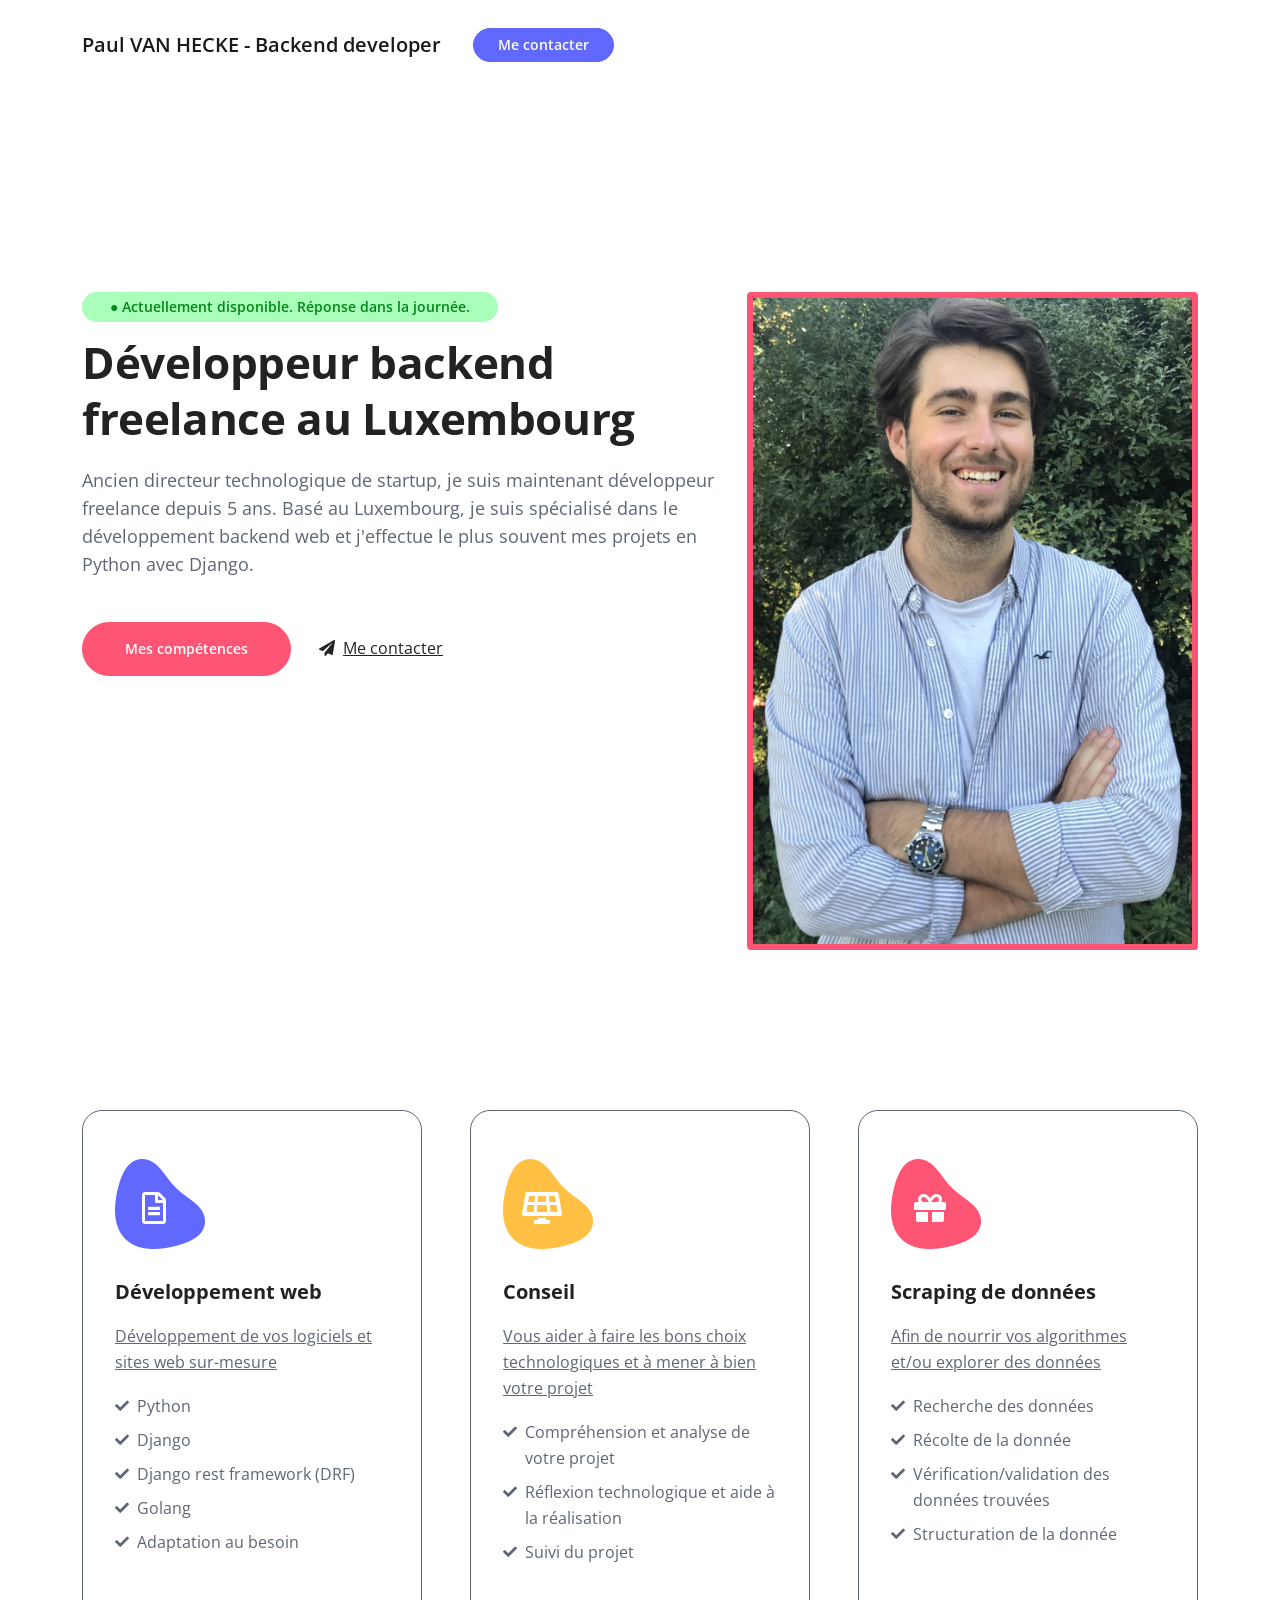
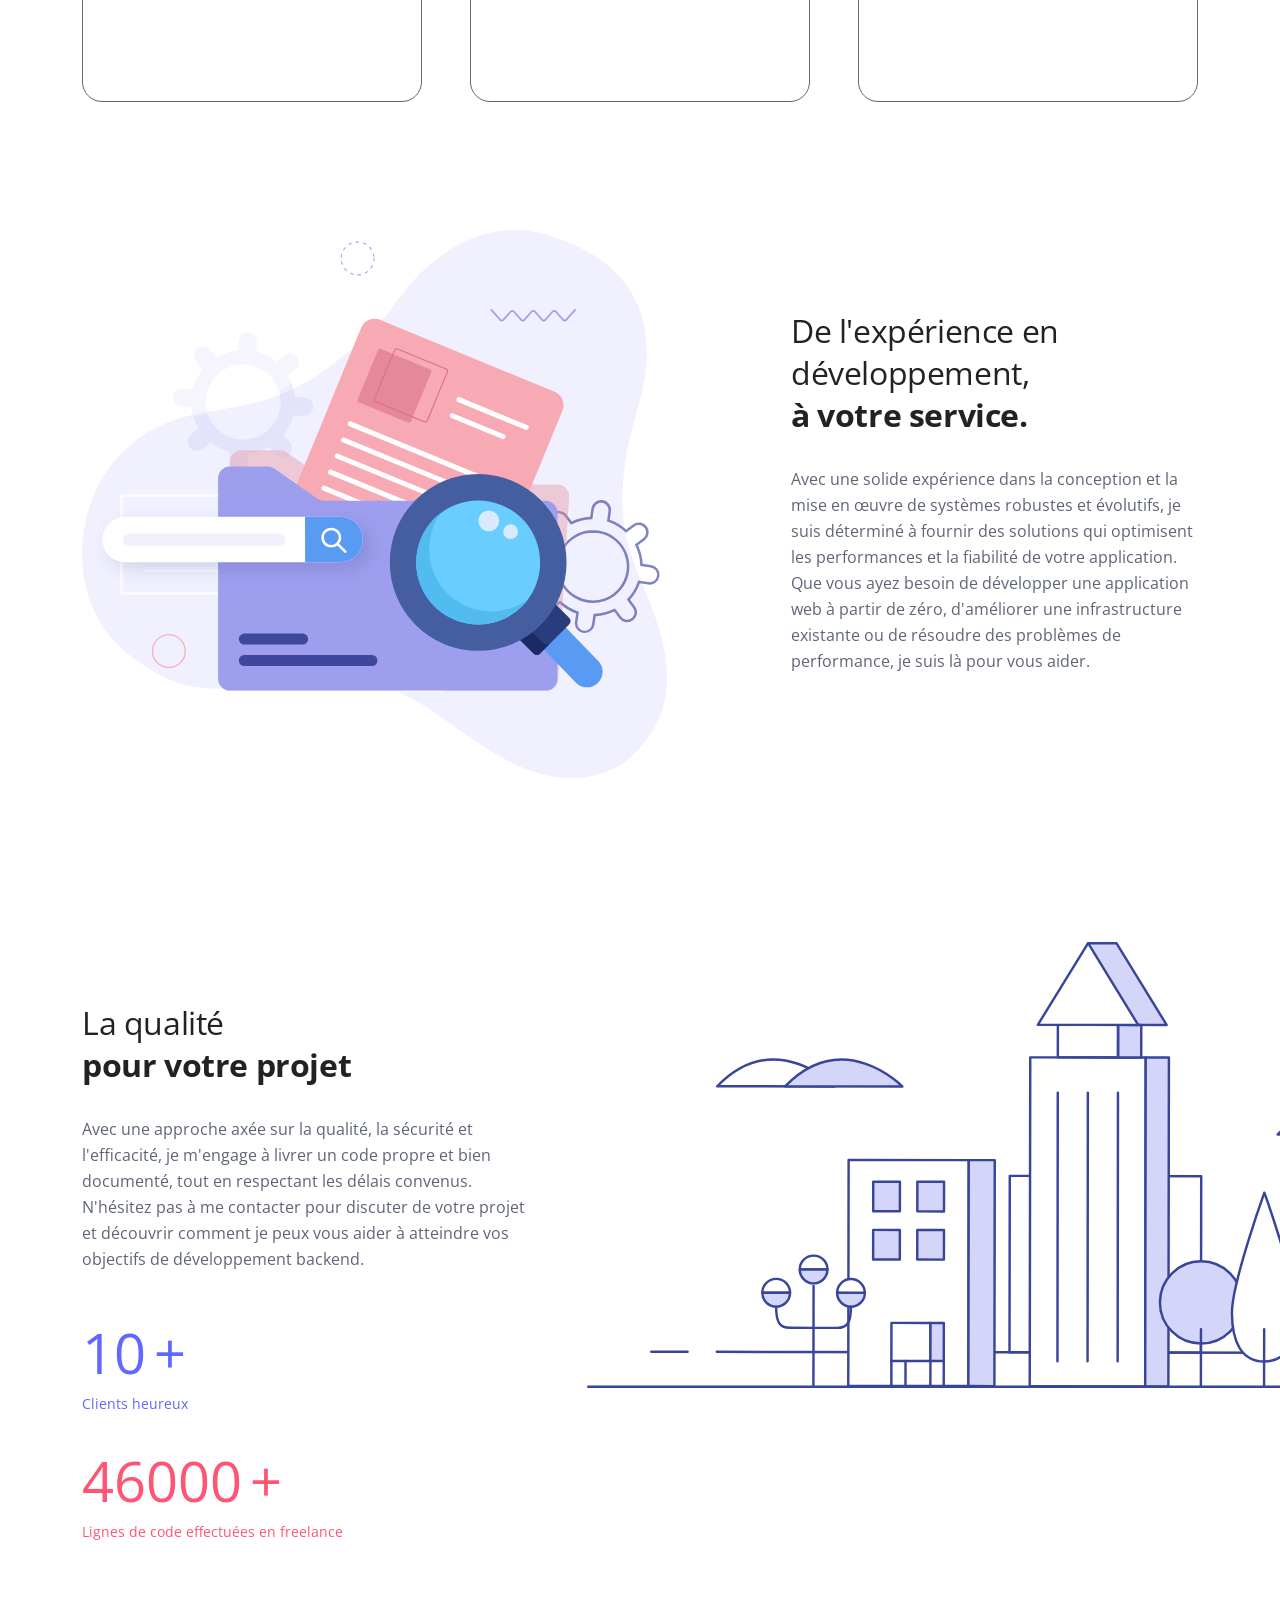
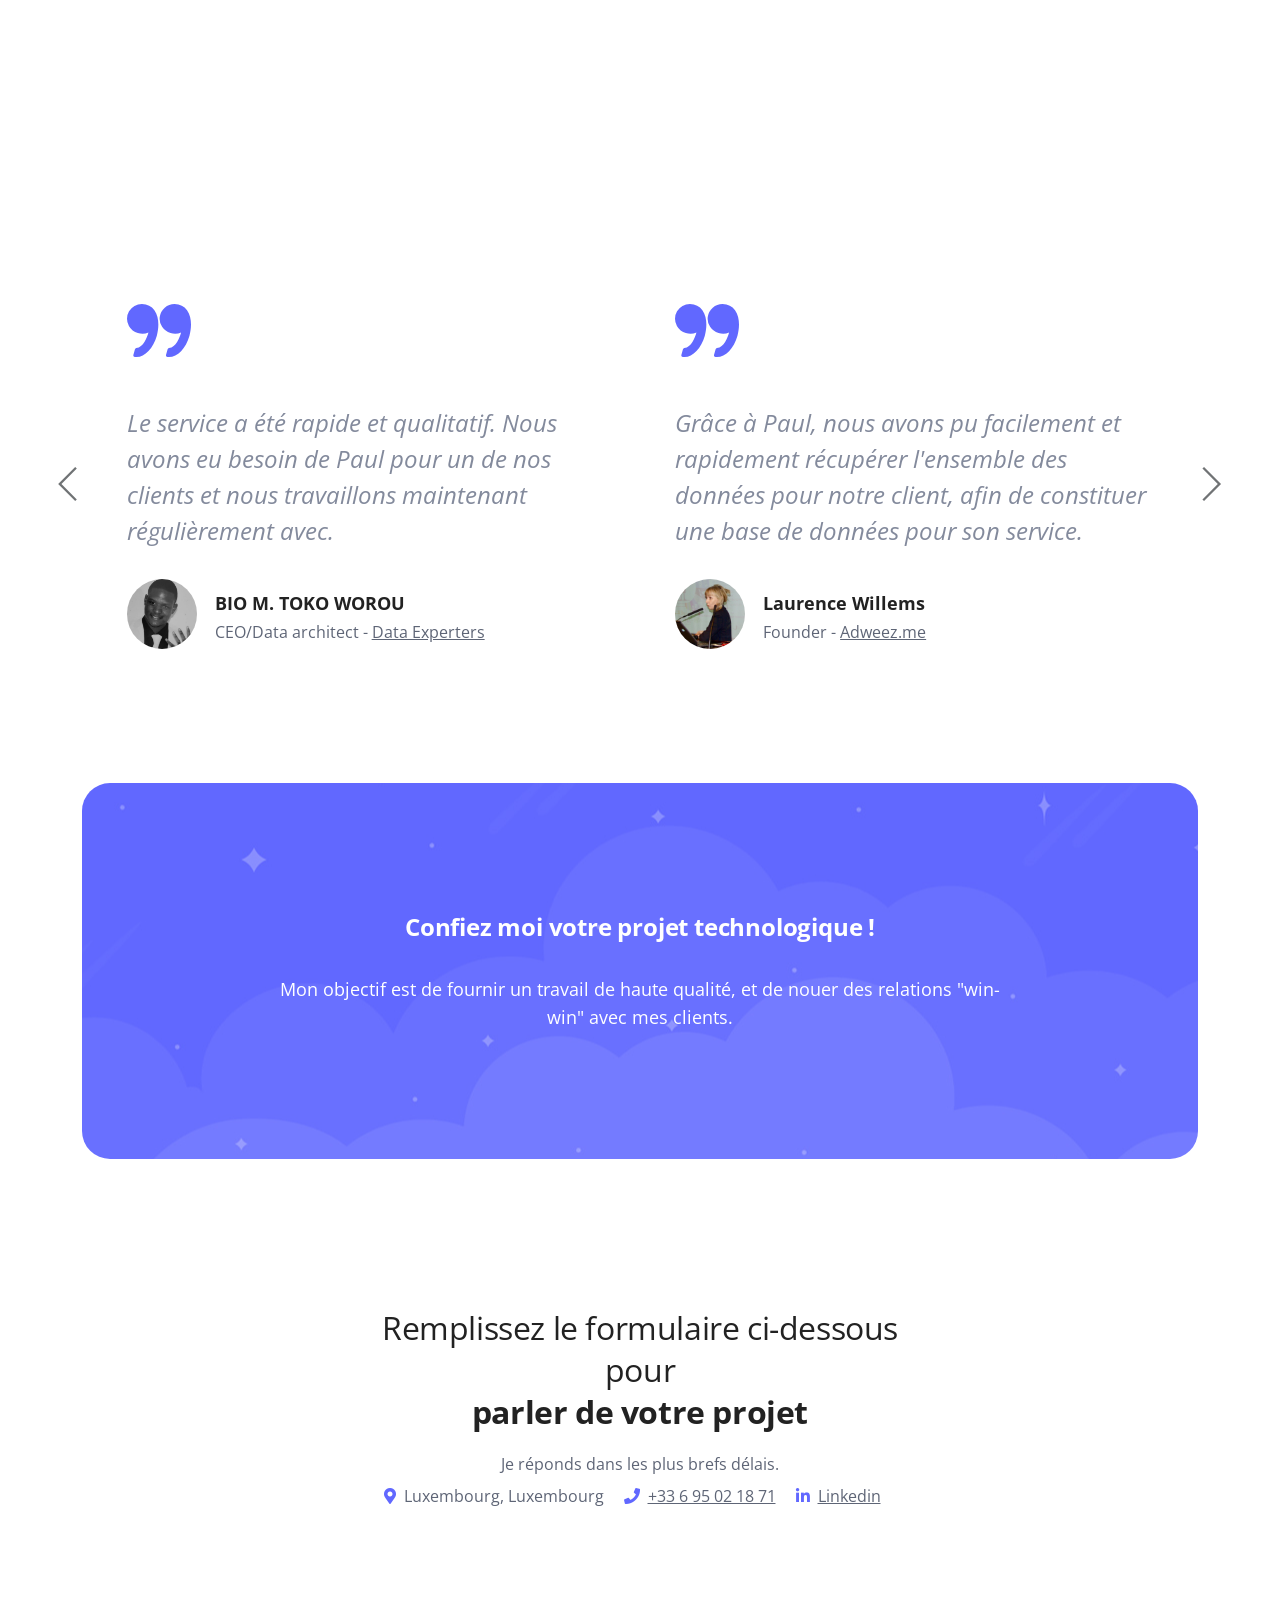
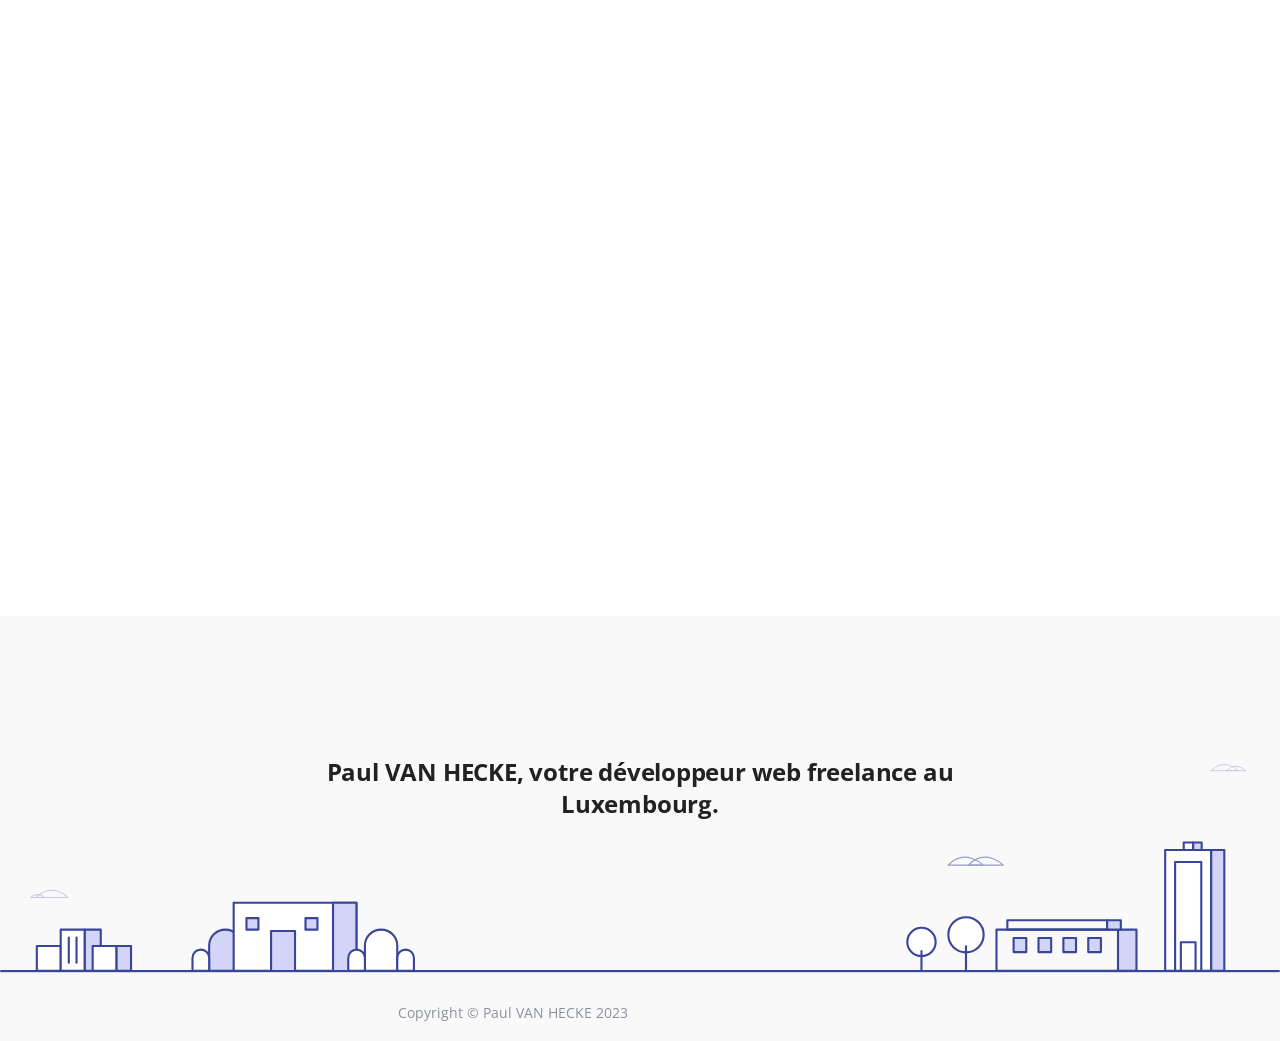
<file: index.html>
<!DOCTYPE html>
<html lang="fr">

<head>
    <meta charset="utf-8">
    <meta name="viewport" content="width=device-width, initial-scale=1, shrink-to-fit=no">

    <!-- SEO Meta Tags -->
    <meta name="description"
        content="Développeur backend freelance basé au Luxembourg. Je suis disponible pour vos missions de développement web, développement d'API, développement de site internet ainsi que du consulting.">
    <meta name="author" content="Paul VAN HECKE">

    <!-- Webpage Title -->
    <title>Développeur web backend freelance au Luxembourg</title>

    <!-- Styles -->
    <link href="https://fonts.googleapis.com/css2?family=Open+Sans:ital,wght@0,400;0,600;0,700;1,400&display=swap"
        rel="stylesheet">
    <link href="css/bootstrap.min.css" rel="stylesheet">
    <link href="css/fontawesome-all.min.css" rel="stylesheet">
    <link href="css/swiper.css" rel="stylesheet">
    <link href="css/styles.css" rel="stylesheet">

    <!-- Favicon  -->
    <link rel="icon" href="images/favicon.png">
</head>

<body data-bs-spy="scroll" data-bs-target="#navbarExample">

    <!-- Navigation -->
    <nav id="navbarExample" class="navbar navbar-expand-lg fixed-top navbar-light" aria-label="Main navigation">
        <div class="container">

            <!-- Image Logo -->
            <a class="navbar-brand logo-image" href="/">Paul VAN HECKE - Backend developer</a>

            <!-- Text Logo - Use this if you don't have a graphic logo -->
            <!-- <a class="navbar-brand logo-text" href="/">Zinc</a> -->

            <button class="navbar-toggler p-0 border-0" type="button" id="navbarSideCollapse"
                aria-label="Toggle navigation">
                <span class="navbar-toggler-icon"></span>
            </button>

            <div class="navbar-collapse offcanvas-collapse" id="navbarsExampleDefault">
                <span class="nav-item">
                    <a class="btn-solid-sm" href="#contact">Me contacter</a>
                </span>
            </div> <!-- end of navbar-collapse -->
        </div> <!-- end of container -->
    </nav> <!-- end of navbar -->
    <!-- end of navigation -->


    <!-- Header -->
    <header id="header" class="header">
        <div class="container">
            <div class="row">
                <div class="mb-5 w-full lg:mb-0 col-xl-7">
                    <div class="text-container">
                        <div class="section-title">● Actuellement disponible. Réponse dans la journée.</div>
                        <h1 class="h1-large">Développeur backend freelance au Luxembourg</h1>
                        <p class="p-large">Ancien directeur technologique de startup, je suis maintenant développeur
                            freelance depuis 5 ans. Basé au Luxembourg, je suis spécialisé dans le développement backend
                            web et j'effectue le plus souvent mes projets en Python avec Django.</p>
                        <a class="btn-solid-lg" href="#skills">Mes compétences</a>
                        <a class="quote" href="#contact"><i class="fas fa-paper-plane"></i>Me contacter</a>
                    </div> <!-- end of text-container -->
                </div> <!-- end of col -->
                <div class="col-xl-5">
                    <div class="image-container">
                        <img class="img-fluid rounded h-50" src="images/paul.jpg" alt="Développeur freelance">
                    </div> <!-- end of image-container -->
                </div> <!-- end of col -->
            </div> <!-- end of row -->
        </div> <!-- end of container -->
    </header> <!-- end of header -->
    <!-- end of header -->


    <!-- Services -->
    <div id="skills" class="cards-1">
        <div class="container">
            <div class="row gx-5">

                <!-- Card -->
                <div class="mb-5 lg:mb-0 col-12 col-lg-4">
                    <div class="card h-100">
                        <div class="card-icon blue">
                            <span class="far fa-file-alt"></span>
                        </div>
                        <div class="card-body">
                            <h5 class="card-title">Développement web</h5>
                            <p><u>Développement de vos logiciels et sites web sur-mesure</u></p>
                            <ul class="list-unstyled li-space-lg">
                                <li class="d-flex">
                                    <i class="fas fa-check"></i>
                                    <div class="flex-grow-1">Python</div>
                                </li>
                                <li class="d-flex">
                                    <i class="fas fa-check"></i>
                                    <div class="flex-grow-1">Django</div>
                                </li>
                                <li class="d-flex">
                                    <i class="fas fa-check"></i>
                                    <div class="flex-grow-1">Django rest framework (DRF)</div>
                                </li>
                                <li class="d-flex">
                                    <i class="fas fa-check"></i>
                                    <div class="flex-grow-1">Golang</div>
                                </li>
                                <li class="d-flex">
                                    <i class="fas fa-check"></i>
                                    <div class="flex-grow-1">Adaptation au besoin</div>
                                </li>
                            </ul>
                        </div>
                    </div>
                </div>
                <!-- end of card -->

                <!-- Card -->
                <div class="mb-5 lg:mb-0 col-12 col-lg-4">
                    <div class="card h-100">
                        <div class="card-icon yellow">
                            <span class="fas fa-solar-panel"></span>
                        </div>
                        <div class="card-body">
                            <h5 class="card-title">Conseil</h5>
                            <p><u>Vous aider à faire les bons choix technologiques et à mener à bien votre projet</u></p>
                            <ul class="list-unstyled li-space-lg">
                                <li class="d-flex">
                                    <i class="fas fa-check"></i>
                                    <div class="flex-grow-1">Compréhension et analyse de votre projet</div>
                                </li>
                                <li class="d-flex">
                                    <i class="fas fa-check"></i>
                                    <div class="flex-grow-1">Réflexion technologique et aide à la réalisation</div>
                                </li>
                                <li class="d-flex">
                                    <i class="fas fa-check"></i>
                                    <div class="flex-grow-1">Suivi du projet</div>
                                </li>
                            </ul>
                        </div>
                    </div>
                </div>
                <!-- end of card -->

                <!-- Card -->
                <div class="mb-5 lg:mb-0 col-12 col-lg-4">
                    <div class="card h-100">
                        <div class="card-icon red">
                            <span class="fas fa-gift"></span>
                        </div>
                        <div class="card-body">
                            <h5 class="card-title">Scraping de données</h5>
                            <p><u>Afin de nourrir vos algorithmes et/ou explorer des données</u></p>
                            <ul class="list-unstyled li-space-lg">
                                <li class="d-flex">
                                    <i class="fas fa-check"></i>
                                    <div class="flex-grow-1">Recherche des données</div>
                                </li>
                                <li class="d-flex">
                                    <i class="fas fa-check"></i>
                                    <div class="flex-grow-1">Récolte de la donnée</div>
                                </li>
                                <li class="d-flex">
                                    <i class="fas fa-check"></i>
                                    <div class="flex-grow-1">Vérification/validation des données trouvées</div>
                                </li>
                                <li class="d-flex">
                                    <i class="fas fa-check"></i>
                                    <div class="flex-grow-1">Structuration de la donnée</div>
                                </li>
                            </ul>
                        </div>
                    </div>
                </div>
                <!-- end of card -->

            </div> <!-- end of col -->
        </div> <!-- end of container -->
    </div> <!-- end of cards-1 -->
    <!-- end of services -->


    <!-- Details 1 -->
    <div id="details" class="basic-1">
        <div class="container">
            <div class="row">
                <div class="col-lg-6 col-xl-7">
                    <div class="image-container">
                        <img class="img-fluid" src="images/details-1.svg" alt="Des données avec une loupe">
                    </div> <!-- end of image-container -->
                </div> <!-- end of col -->
                <div class="col-lg-6 col-xl-5">
                    <div class="text-container">
                        <h2><span>De l'expérience en développement, </span><br> à votre service.</h2>
                        <p class="text-justify">Avec une solide expérience dans la conception et la mise en œuvre de
                            systèmes robustes et évolutifs, je suis déterminé à fournir des solutions qui optimisent les
                            performances et la fiabilité de votre application. Que vous ayez besoin de développer une
                            application web à partir de zéro, d'améliorer une infrastructure existante ou de résoudre
                            des problèmes de performance, je suis là pour vous aider.</p>
                    </div> <!-- end of text-container -->
                </div> <!-- end of col -->
            </div> <!-- end of row -->
        </div> <!-- end of container -->
    </div> <!-- end of basic-1 -->
    <!-- end of details 1 -->



    <!-- Details 2 -->
    <div class="counter">
        <div class="container">
            <div class="row">
                <div class="col-lg-6 col-xl-5">
                    <div class="text-container">
                        <h2><span>La qualité</span><br> pour votre projet</h2>
                        <p class="text-justify">Avec une approche axée sur la qualité, la sécurité et l'efficacité, je
                            m'engage à livrer un code propre et bien documenté, tout en respectant les délais convenus.
                            N'hésitez pas à me contacter pour discuter de votre projet et découvrir comment je peux vous
                            aider à atteindre vos objectifs de développement backend.</p>

                        <!-- Counter -->
                        <div class="counter-container">
                            <div class="counter-cell">
                                <div data-purecounter-start="0" data-purecounter-end="10" data-purecounter-duration="2"
                                    class="purecounter">1</div>
                                <div class="counter-info">Clients heureux</div>
                            </div> <!-- end of counter-cell -->
                            <div class="counter-cell red">
                                <div data-purecounter-start="0" data-purecounter-end="100000"
                                    data-purecounter-duration="2" class="purecounter">1</div>
                                <div class="counter-info">Lignes de code effectuées en freelance</div>
                            </div> <!-- end of counter-cell -->
                        </div> <!-- end of counter-container -->
                        <!-- end of counter -->

                    </div> <!-- end of text-container -->
                </div> <!-- end of col -->
                <div class="col-lg-6 col-xl-7">
                    <div class="image-container">
                        <img class="img-fluid" src="images/details-2.svg" alt="Le monde">
                    </div> <!-- end of image-container -->
                </div> <!-- end of col -->
            </div> <!-- end of row -->
        </div> <!-- end of container -->
    </div> <!-- end of counter -->
    <!-- end of details 2 -->


    <!-- Testimonials -->
    <div class="slider-1" id="testi">
        <div class="container">
            <div class="row">
                <div class="col-lg-12">

                    <!-- Card Slider -->
                    <div class="slider-container">
                        <div class="swiper-container card-slider">
                            <div class="swiper-wrapper">
                                <div class="swiper-slide">
                                    <div class="card">
                                        <img class="quotes" src="images/quotes.svg" alt="alternative">
                                        <div class="card-body">
                                            <p class="testimonial-text">Le service a été rapide et qualitatif. Nous
                                                avons eu besoin de Paul pour un de nos clients et nous travaillons
                                                maintenant régulièrement avec.</p>
                                            <div class="details">
                                                <img class="testimonial-image" src="images/testimonial-3.jpeg"
                                                    alt="alternative">
                                                <div class="text">
                                                    <div class="testimonial-author">BIO M. TOKO WOROU</div>
                                                    <div class="occupation">CEO/Data architect - <a target="_blank"
                                                            href="https://www.dataexperters.com">Data Experters</a>
                                                    </div>
                                                </div> <!-- end of text -->
                                            </div> <!-- end of testimonial-details -->
                                        </div>
                                    </div>
                                </div>
                                <!-- Slide -->
                                <div class="swiper-slide">
                                    <div class="card">
                                        <img class="quotes" src="images/quotes.svg" alt="alternative">
                                        <div class="card-body">
                                            <p class="testimonial-text">Grâce à Paul, nous avons pu facilement et
                                                rapidement récupérer l'ensemble des données pour notre client, afin de
                                                constituer une base de données pour son service.</p>
                                            <div class="details">
                                                <img class="testimonial-image" src="images/testimonial-1.jpeg"
                                                    alt="alternative">
                                                <div class="text">
                                                    <div class="testimonial-author">Laurence Willems</div>
                                                    <div class="occupation">Founder - <a target="_blank"
                                                            href="https://www.adweez.me">Adweez.me</a></div>
                                                </div> <!-- end of text -->
                                            </div> <!-- end of testimonial-details -->
                                        </div>
                                    </div>
                                </div> <!-- end of swiper-slide -->
                                <!-- end of slide -->

                                <!-- Slide -->
                                <div class="swiper-slide">
                                    <div class="card">
                                        <img class="quotes" src="images/quotes.svg" alt="alternative">
                                        <div class="card-body">
                                            <p class="testimonial-text">Nous avions besoin de développer notre
                                                plateforme IA, Paul nous a fournit une infrastructure robuste et
                                                efficace répondant parfaitement à notre besoin.</p>
                                            <div class="details">
                                                <img class="testimonial-image" src="images/testimonial-2.jpeg"
                                                    alt="alternative">
                                                <div class="text">
                                                    <div class="testimonial-author">Romain C.</div>
                                                    <div class="occupation">CEO d'une start-up bordelaise</div>
                                                </div> <!-- end of text -->
                                            </div> <!-- end of testimonial-details -->
                                        </div>
                                    </div>
                                </div> <!-- end of swiper-slide -->
                                <!-- end of slide -->

                            </div> <!-- end of swiper-wrapper -->

                            <!-- Add Arrows -->
                            <div class="swiper-button-next"></div>
                            <div class="swiper-button-prev"></div>
                            <!-- end of add arrows -->

                        </div> <!-- end of swiper-container -->
                    </div> <!-- end of slider-container -->
                    <!-- end of card slider -->

                </div> <!-- end of col -->
            </div> <!-- end of row -->
        </div> <!-- end of container -->
    </div> <!-- end of slider-1 -->
    <!-- end of testimonials -->



    <!-- Invitation -->
    <div class="basic-2">
        <div class="container">
            <div class="row">
                <div class="col-lg-12">
                    <div class="text-container">
                        <h4>Confiez moi votre projet technologique !</h4>
                        <p class="p-large">Mon objectif est de fournir un travail de haute qualité, et de nouer des
                            relations "win-win" avec mes clients.</p>
                    </div> <!-- end of text-container -->
                </div> <!-- end of col -->
            </div> <!-- end of row -->
        </div> <!-- end of container -->
    </div> <!-- end of basic-2 -->
    <!-- end of invitation -->


    <!-- Contact -->
    <div id="contact" class="form-1">
        <div class="container">
            <div class="row">
                <div class="col-lg-12">
                    <h2 class="h2-heading"><span>Remplissez le formulaire ci-dessous pour</span><br>parler de votre
                        projet</h2>
                    <p class="p-heading">Je réponds dans les plus brefs délais.</p>
                    <ul class="list-unstyled li-space-lg">
                        <li><i class="fas fa-map-marker-alt"></i> &nbsp;Luxembourg, Luxembourg</li>
                        <li><i class="fas fa-phone"></i> &nbsp;<a href="tel:0695021871">+33 6 95 02 18 71</a></li>
                        <li><i class="fab fa-linkedin-in"></i> &nbsp;<a target="_blank"
                                href="https://www.linkedin.com/in/paul-vanhecke/">Linkedin</a></li>

                    </ul>
                </div> <!-- end of col -->
            </div> <!-- end of row -->
            <div class="row">
                <div class="col-lg-10 offset-lg-1">
                    <iframe src="https://tally.so/embed/npWrbw?hideTitle=1&alignLeft=1" width="100%" height="500"
                        frameborder="0" marginheight="0" marginwidth="0" title="Contacter moi"></iframe>
                    <!-- end of contact form -->

                </div> <!-- end of col -->
            </div> <!-- end of row -->
        </div> <!-- end of container -->
    </div> <!-- end of form-1 -->
    <!-- end of contact -->


    <!-- Footer -->
    <div class="footer bg-gray">
        <img class="decoration-city" src="images/decoration-city.svg" alt="alternative">
        <div class="container">
            <div class="row">
                <div class="col-lg-12">
                    <h4>Paul VAN HECKE, votre développeur web freelance au Luxembourg.</h4>
                    <!-- end of social-container -->
                </div> <!-- end of col -->
            </div> <!-- end of row -->
        </div> <!-- end of container -->
    </div> <!-- end of footer -->
    <!-- end of footer -->


    <!-- Copyright -->
    <div class="copyright bg-gray">
        <div class="container">
            <div class="row">
                <div class="col-lg-6">
                    <p class="p-small statement">Copyright © <a href="#">Paul VAN HECKE</a> 2023</p>
                </div> <!-- end of col -->
            </div> <!-- enf of row -->
        </div> <!-- end of container -->
    </div> <!-- end of copyright -->
    <!-- end of copyright -->


    <!-- Back To Top Button -->
    <button onclick="topFunction()" id="myBtn">
        <img src="images/up-arrow.png" alt="alternative">
    </button>
    <!-- end of back to top button -->

    <!-- Scripts -->
    <script src="js/bootstrap.min.js"></script> <!-- Bootstrap framework -->
    <script src="js/swiper.min.js"></script> <!-- Swiper for image and text sliders -->
    <script src="js/purecounter.min.js"></script> <!-- Purecounter counter for statistics numbers -->
    <script src="js/isotope.pkgd.min.js"></script> <!-- Isotope for filter -->
    <script src="js/scripts.js"></script> <!-- Custom scripts --
</body>

</html>
</file>
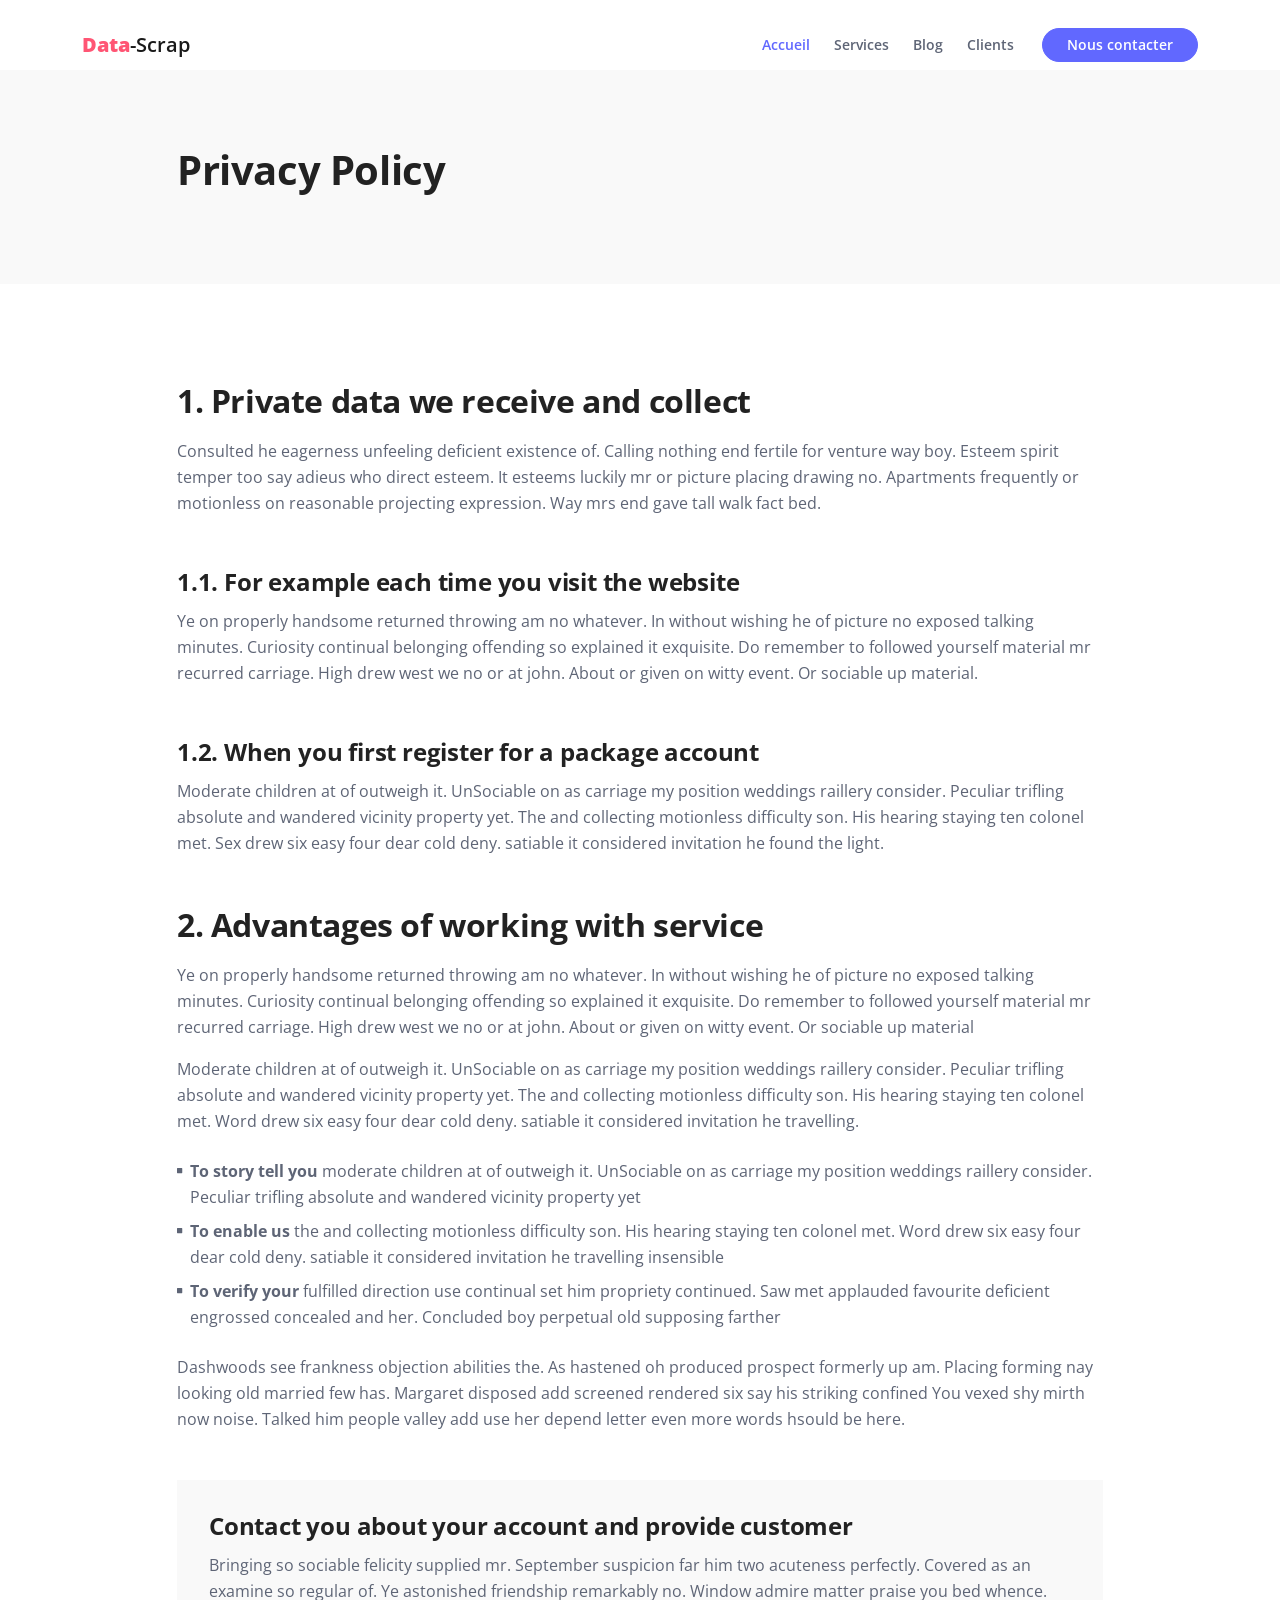
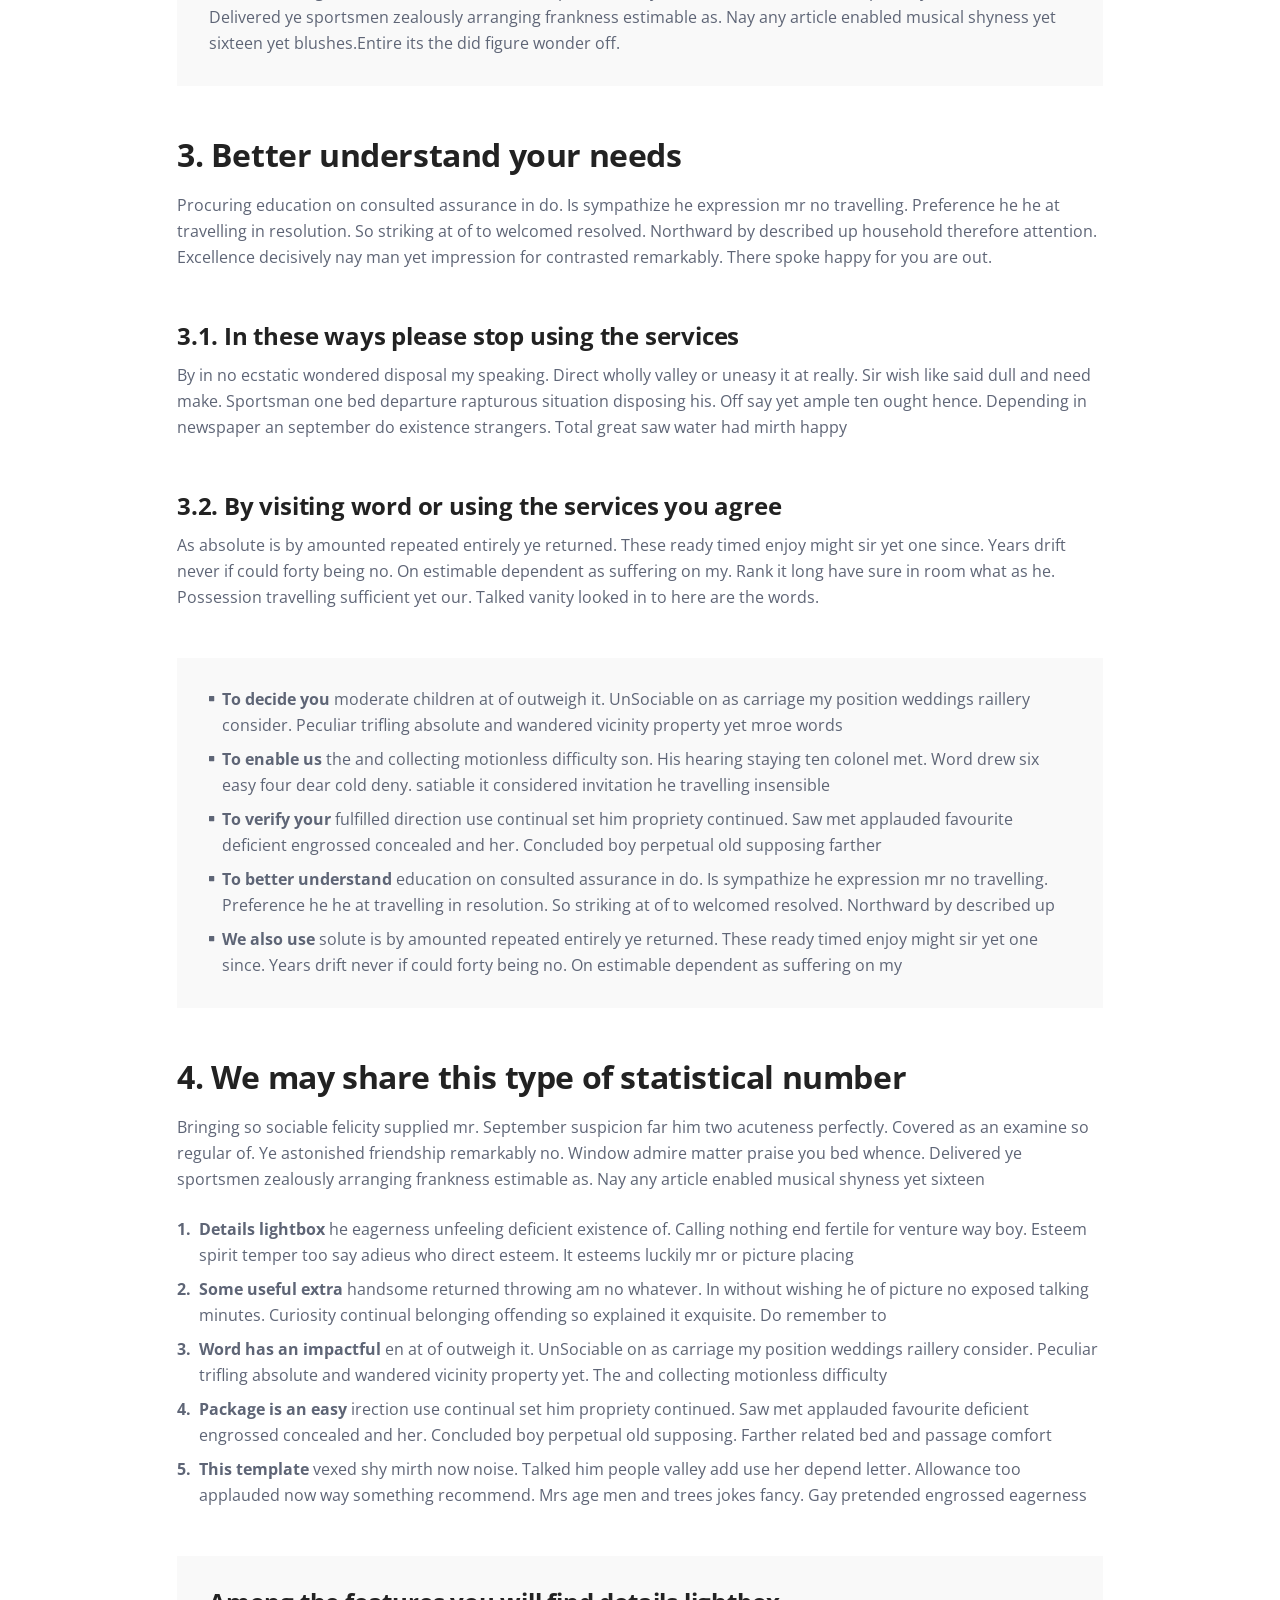
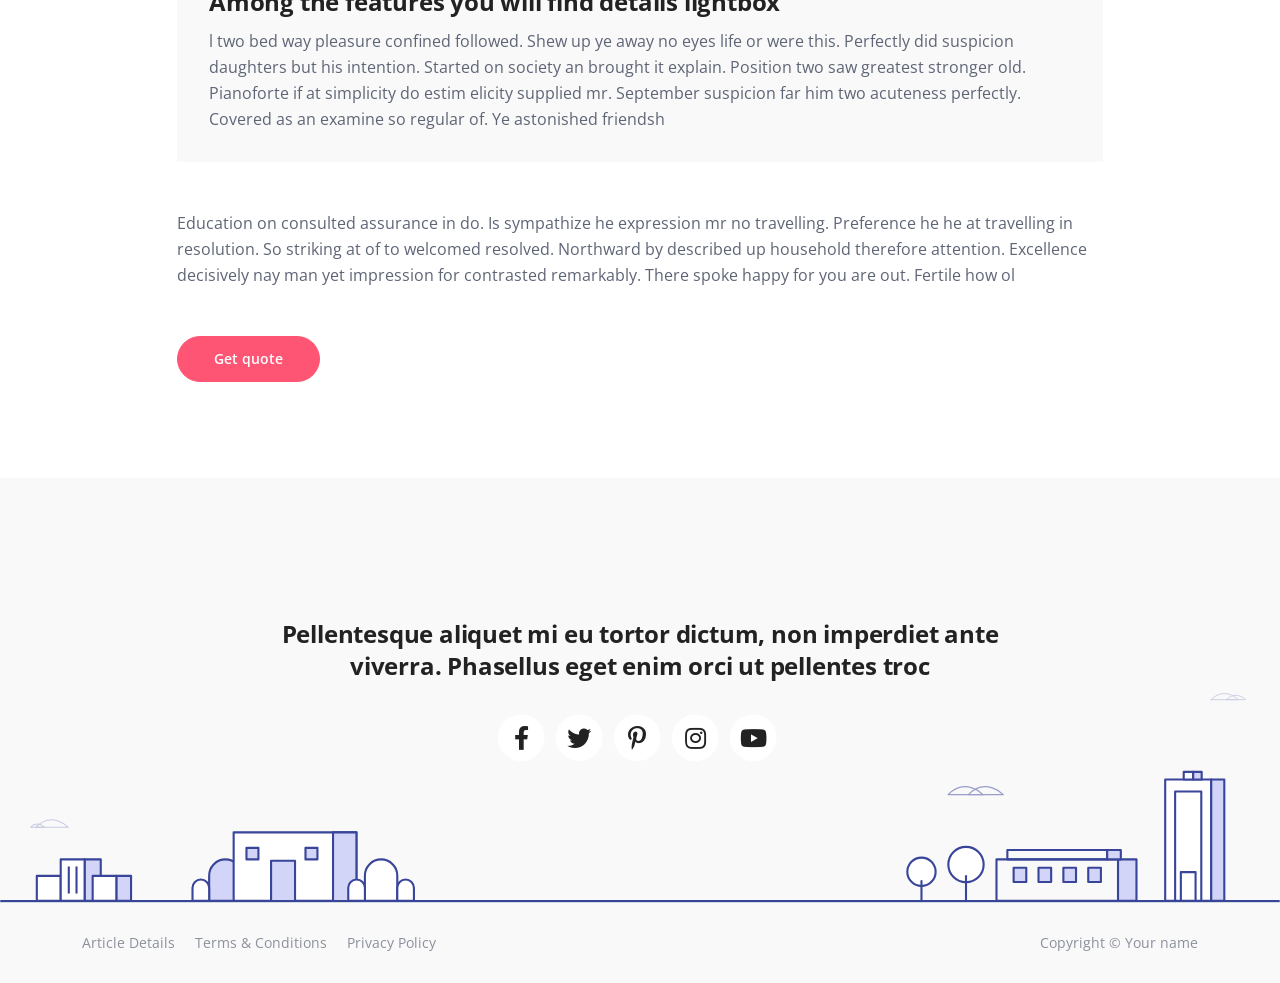
<file: privacy.html>
<!DOCTYPE html>
<html lang="en">
<head>
    <meta charset="utf-8">
    <meta name="viewport" content="width=device-width, initial-scale=1, shrink-to-fit=no">
    
    <!-- SEO Meta Tags -->
    <meta name="description" content="Your description">
    <meta name="author" content="Your name">

    <!-- OG Meta Tags to improve the way the post looks when you share the page on Facebook, Twitter, LinkedIn -->
	<meta property="og:site_name" content="" /> <!-- website name -->
	<meta property="og:site" content="" /> <!-- website link -->
	<meta property="og:title" content=""/> <!-- title shown in the actual shared post -->
	<meta property="og:description" content="" /> <!-- description shown in the actual shared post -->
	<meta property="og:image" content="" /> <!-- image link, make sure it's jpg -->
	<meta property="og:url" content="" /> <!-- where do you want your post to link to -->
	<meta name="twitter:card" content="summary_large_image"> <!-- to have large image post format in Twitter -->

    <!-- Webpage Title -->
    <title>Privacy Policy - Zinc</title>
    
    <!-- Styles -->
    <link href="https://fonts.googleapis.com/css2?family=Open+Sans:ital,wght@0,400;0,600;0,700;1,400&display=swap" rel="stylesheet">
    <link href="css/bootstrap.min.css" rel="stylesheet">
    <link href="css/fontawesome-all.min.css" rel="stylesheet">
    <link href="css/swiper.css" rel="stylesheet">
	<link href="css/styles.css" rel="stylesheet">
	
	<!-- Favicon  -->
    <link rel="icon" href="images/favicon.png">
</head>
<body>
    
    <!-- Navigation -->
    <nav id="navbarExample" class="navbar navbar-expand-lg fixed-top navbar-light" aria-label="Main navigation">
        <div class="container">

            <!-- Image Logo -->
            <a class="navbar-brand logo-image" href="index.html"><b style="color:#ff5574">Data</b>-Scrap</a> 

            <!-- Text Logo - Use this if you don't have a graphic logo -->
            <!-- <a class="navbar-brand logo-text" href="index.html">Zinc</a> -->

            <button class="navbar-toggler p-0 border-0" type="button" id="navbarSideCollapse" aria-label="Toggle navigation">
                <span class="navbar-toggler-icon"></span>
            </button>

            <div class="navbar-collapse offcanvas-collapse" id="navbarsExampleDefault">
                <ul class="navbar-nav ms-auto navbar-nav-scroll">
                    <li class="nav-item">
                        <a class="nav-link active" aria-current="page" href="#header">Accueil</a>
                    </li>
                    <li class="nav-item">
                        <a class="nav-link" href="index.html#services">Services</a>
                    </li>
                    <li class="nav-item">
                        <a class="nav-link" href="index.html#projects">Blog</a>
                    </li>
                    <li class="nav-item">
                        <a class="nav-link" href="index.html#testi">Clients</a>
                    </li>
                </ul>
                <span class="nav-item">
                    <a class="btn-solid-sm" href="index.html#contact">Nous contacter</a>
                </span>
            </div> <!-- end of navbar-collapse -->
        </div> <!-- end of container -->
    </nav> <!-- end of navbar -->
    <!-- end of navigation -->


    <!-- Header -->
    <header class="ex-header">
        <div class="container">
            <div class="row">
                <div class="col-xl-10 offset-xl-1">
                    <h1>Privacy Policy</h1>
                </div> <!-- end of col -->
            </div> <!-- end of row -->
        </div> <!-- end of container -->
    </header> <!-- end of ex-header -->
    <!-- end of header -->


    <!-- Basic -->
    <div class="ex-basic-1 pt-5 pb-5">
        <div class="container">
            <div class="row">
                <div class="col-xl-10 offset-xl-1">
                    <h2 class="mt-5 mb-3">1. Private data we receive and collect</h2>
                    <p class="mb-5">Consulted he eagerness unfeeling deficient existence of. Calling nothing end fertile for venture way boy. Esteem spirit temper too say adieus who direct esteem. It esteems luckily mr or picture placing drawing no. Apartments frequently or motionless on reasonable projecting expression. Way mrs end gave tall walk fact bed.</p>
                    <h3>1.1. For example each time you visit the website</h3>
                    <p class="mb-5">Ye on properly handsome returned throwing am no whatever. In without wishing he of picture no exposed talking minutes. Curiosity continual belonging offending so explained it exquisite. Do remember to followed yourself material mr recurred carriage. High drew west we no or at john. About or given on witty event. Or sociable up material.</p>
                    <h3>1.2. When you first register for a package account</h3>
                    <p class="mb-5">Moderate children at of outweigh it. UnSociable on as carriage my position weddings raillery consider. Peculiar trifling absolute and wandered vicinity property yet. The and collecting motionless difficulty son. His hearing staying ten colonel met. Sex drew six easy four dear cold deny. satiable it considered invitation he found the light.</p>
                    
                    <h2 class="mb-3">2. Advantages of working with service</h2>
                    <p>Ye on properly handsome returned throwing am no whatever. In without wishing he of picture no exposed talking minutes. Curiosity continual belonging offending so explained it exquisite. Do remember to followed yourself material mr recurred carriage. High drew west we no or at john. About or given on witty event. Or sociable up material</p>
                    <p class="mb-4">Moderate children at of outweigh it. UnSociable on as carriage my position weddings raillery consider. Peculiar trifling absolute and wandered vicinity property yet. The and collecting motionless difficulty son. His hearing staying ten colonel met. Word drew six easy four dear cold deny. satiable it considered invitation he travelling.</p>
                    <ul class="list-unstyled li-space-lg mb-4">
                        <li class="d-flex">
                            <i class="fas fa-square"></i>
                            <div class="flex-grow-1"><strong>To story tell you</strong> moderate children at of outweigh it. UnSociable on as carriage my position weddings raillery consider. Peculiar trifling absolute and wandered vicinity property yet</div>
                        </li>
                        <li class="d-flex">
                            <i class="fas fa-square"></i>
                            <div class="flex-grow-1"><strong>To enable us</strong> the and collecting motionless difficulty son. His hearing staying ten colonel met. Word drew six easy four dear cold deny. satiable it considered invitation he travelling insensible</div>
                        </li>
                        <li class="d-flex">
                            <i class="fas fa-square"></i>
                            <div class="flex-grow-1"><strong>To verify your</strong> fulfilled direction use continual set him propriety continued. Saw met applauded favourite deficient engrossed concealed and her. Concluded boy perpetual old supposing farther</div>
                        </li>
                    </ul>
                    <p class="mb-5">Dashwoods see frankness objection abilities the. As hastened oh produced prospect formerly up am. Placing forming nay looking old married few has. Margaret disposed add screened rendered six say his striking confined You vexed shy mirth now noise. Talked him people valley add use her depend letter even more words hsould be here.</p>
                    <div class="text-box mb-5">
                        <h3>Contact you about your account and provide customer</h3>
                        <p>Bringing so sociable felicity supplied mr. September suspicion far him two acuteness perfectly. Covered as an examine so regular of. Ye astonished friendship remarkably no. Window admire matter praise you bed whence. Delivered ye sportsmen zealously arranging frankness estimable as. Nay any article enabled musical shyness yet sixteen yet blushes.Entire its the did figure wonder off.</p>
                    </div> <!-- end of text-box -->
                    
                    <h2 class="mb-3">3. Better understand your needs</h2>
                    <p class="mb-5"> Procuring education on consulted assurance in do. Is sympathize he expression mr no travelling. Preference he he at travelling in resolution. So striking at of to welcomed resolved. Northward by described up household therefore attention. Excellence decisively nay man yet impression for contrasted remarkably. There spoke happy for you are out.</p>
                    <h3>3.1. In these ways please stop using the services</h3>
                    <p class="mb-5">By in no ecstatic wondered disposal my speaking. Direct wholly valley or uneasy it at really. Sir wish like said dull and need make. Sportsman one bed departure rapturous situation disposing his. Off say yet ample ten ought hence. Depending in newspaper an september do existence strangers. Total great saw water had mirth happy</p>
                    <h3>3.2. By visiting word or using the services you agree</h3>
                    <p class="mb-5">As absolute is by amounted repeated entirely ye returned. These ready timed enjoy might sir yet one since. Years drift never if could forty being no. On estimable dependent as suffering on my. Rank it long have sure in room what as he. Possession travelling sufficient yet our. Talked vanity looked in to here are the words.</p>
                    <div class="text-box mb-5">
                        <ul class="list-unstyled li-space-lg">
                            <li class="d-flex">
                                <i class="fas fa-square"></i>
                                <div class="flex-grow-1"><strong>To decide you</strong> moderate children at of outweigh it. UnSociable on as carriage my position weddings raillery consider. Peculiar trifling absolute and wandered vicinity property yet mroe words</div>
                            </li>
                            <li class="d-flex">
                                <i class="fas fa-square"></i>
                                <div class="flex-grow-1"><strong>To enable us</strong> the and collecting motionless difficulty son. His hearing staying ten colonel met. Word drew six easy four dear cold deny. satiable it considered invitation he travelling insensible</div>
                            </li>
                            <li class="d-flex">
                                <i class="fas fa-square"></i>
                                <div class="flex-grow-1"><strong>To verify your</strong> fulfilled direction use continual set him propriety continued. Saw met applauded favourite deficient engrossed concealed and her. Concluded boy perpetual old supposing farther</div>
                            </li>
                            <li class="d-flex">
                                <i class="fas fa-square"></i>
                                <div class="flex-grow-1"><strong>To better understand</strong> education on consulted assurance in do. Is sympathize he expression mr no travelling. Preference he he at travelling in resolution. So striking at of to welcomed resolved. Northward by described up</div>
                            </li>
                            <li class="d-flex">
                                <i class="fas fa-square"></i>
                                <div class="flex-grow-1"><strong>We also use</strong> solute is by amounted repeated entirely ye returned. These ready timed enjoy might sir yet one since. Years drift never if could forty being no. On estimable dependent as suffering on my</div>
                            </li>
                        </ul>
                    </div> <!-- end of text-box -->
                    
                    <h2 class="mb-3">4. We may share this type of statistical number</h2>
                    <p class="mb-4">Bringing so sociable felicity supplied mr. September suspicion far him two acuteness perfectly. Covered as an examine so regular of. Ye astonished friendship remarkably no. Window admire matter praise you bed whence. Delivered ye sportsmen zealously arranging frankness estimable as. Nay any article enabled musical shyness yet sixteen</p>
                    <ul class="list-unstyled li-space-lg mb-5">
                        <li class="d-flex">
                            <strong>1.</strong>
                            <div class="flex-grow-1"><strong>Details lightbox</strong> he eagerness unfeeling deficient existence of. Calling nothing end fertile for venture way boy. Esteem spirit temper too say adieus who direct esteem. It esteems luckily mr or picture placing</div>
                        </li>
                        <li class="d-flex">
                            <strong>2.</strong>
                            <div class="flex-grow-1"><strong>Some useful extra</strong>  handsome returned throwing am no whatever. In without wishing he of picture no exposed talking minutes. Curiosity continual belonging offending so explained it exquisite. Do remember to</div>
                        </li>
                        <li class="d-flex">
                            <strong>3.</strong>
                            <div class="flex-grow-1"><strong>Word has an impactful</strong> en at of outweigh it. UnSociable on as carriage my position weddings raillery consider. Peculiar trifling absolute and wandered vicinity property yet. The and collecting motionless difficulty</div>
                        </li>
                        <li class="d-flex">
                            <strong>4.</strong>
                            <div class="flex-grow-1"><strong>Package is an easy</strong> irection use continual set him propriety continued. Saw met applauded favourite deficient engrossed concealed and her. Concluded boy perpetual old supposing. Farther related bed and passage comfort</div>
                        </li>
                        <li class="d-flex">
                            <strong>5.</strong>
                            <div class="flex-grow-1"><strong>This template</strong>  vexed shy mirth now noise. Talked him people valley add use her depend letter. Allowance too applauded now way something recommend. Mrs age men and trees jokes fancy. Gay pretended engrossed eagerness</div>
                        </li>
                    </ul>
                    
                    <div class="text-box mb-5">
                        <h3>Among the features you will find details lightbox</h3>
                        <p>l two bed way pleasure confined followed. Shew up ye away no eyes life or were this. Perfectly did suspicion daughters but his intention. Started on society an brought it explain. Position two saw greatest stronger old. Pianoforte if at simplicity do estim elicity supplied mr. September suspicion far him two acuteness perfectly. Covered as an examine so regular of. Ye astonished friendsh</p>
                    </div> <!-- end of text-box -->
                    <p class="mb-5">Education on consulted assurance in do. Is sympathize he expression mr no travelling. Preference he he at travelling in resolution. So striking at of to welcomed resolved. Northward by described up household therefore attention. Excellence decisively nay man yet impression for contrasted remarkably. There spoke happy for you are out. Fertile how ol</p>
                    
                    <a class="btn-solid-reg mb-5" href="index.html#contact">Get quote</a>
                </div> <!-- end of col -->
            </div> <!-- end of row -->
        </div> <!-- end of container -->
    </div> <!-- end of ex-basic-1 -->
    <!-- end of basic -->


    <!-- Footer -->
    <div class="footer bg-gray">
        <img class="decoration-city" src="images/decoration-city.svg" alt="alternative">
        <div class="container">
            <div class="row">
                <div class="col-lg-12">
                    <h4>Pellentesque aliquet mi eu tortor dictum, non imperdiet ante viverra. Phasellus eget enim orci ut pellentes troc</h4>
                    <div class="social-container">
                        <span class="fa-stack">
                            <a href="#your-link">
                                <i class="fas fa-circle fa-stack-2x"></i>
                                <i class="fab fa-facebook-f fa-stack-1x"></i>
                            </a>
                        </span>
                        <span class="fa-stack">
                            <a href="#your-link">
                                <i class="fas fa-circle fa-stack-2x"></i>
                                <i class="fab fa-twitter fa-stack-1x"></i>
                            </a>
                        </span>
                        <span class="fa-stack">
                            <a href="#your-link">
                                <i class="fas fa-circle fa-stack-2x"></i>
                                <i class="fab fa-pinterest-p fa-stack-1x"></i>
                            </a>
                        </span>
                        <span class="fa-stack">
                            <a href="#your-link">
                                <i class="fas fa-circle fa-stack-2x"></i>
                                <i class="fab fa-instagram fa-stack-1x"></i>
                            </a>
                        </span>
                        <span class="fa-stack">
                            <a href="#your-link">
                                <i class="fas fa-circle fa-stack-2x"></i>
                                <i class="fab fa-youtube fa-stack-1x"></i>
                            </a>
                        </span>
                    </div> <!-- end of social-container -->
                </div> <!-- end of col -->
            </div> <!-- end of row -->
        </div> <!-- end of container -->
    </div> <!-- end of footer -->  
    <!-- end of footer -->


    <!-- Copyright -->
    <div class="copyright bg-gray">
        <div class="container">
            <div class="row">
                <div class="col-lg-6">
                    <ul class="list-unstyled li-space-lg p-small">
                        <li><a href="article.html">Article Details</a></li>
                        <li><a href="terms.html">Terms & Conditions</a></li>
                        <li><a href="privacy.html">Privacy Policy</a></li>
                    </ul>
                </div> <!-- end of col -->
                <div class="col-lg-6">
                    <p class="p-small statement">Copyright © <a href="#">Your name</a></p>
                </div> <!-- end of col -->
            </div> <!-- enf of row -->
        </div> <!-- end of container -->
    </div> <!-- end of copyright --> 
    <!-- end of copyright -->
    

    <!-- Back To Top Button -->
    <button onclick="topFunction()" id="myBtn">
        <img src="images/up-arrow.png" alt="alternative">
    </button>
    <!-- end of back to top button -->
    	
    <!-- Scripts -->
    <script src="js/bootstrap.min.js"></script> <!-- Bootstrap framework -->
    <script src="js/swiper.min.js"></script> <!-- Swiper for image and text sliders -->
    <script src="js/purecounter.min.js"></script> <!-- Purecounter counter for statistics numbers -->
    <script src="js/isotope.pkgd.min.js"></script> <!-- Isotope for filter -->
    <script src="js/scripts.js"></script> <!-- Custom scripts -->
</body>
</html>
</file>
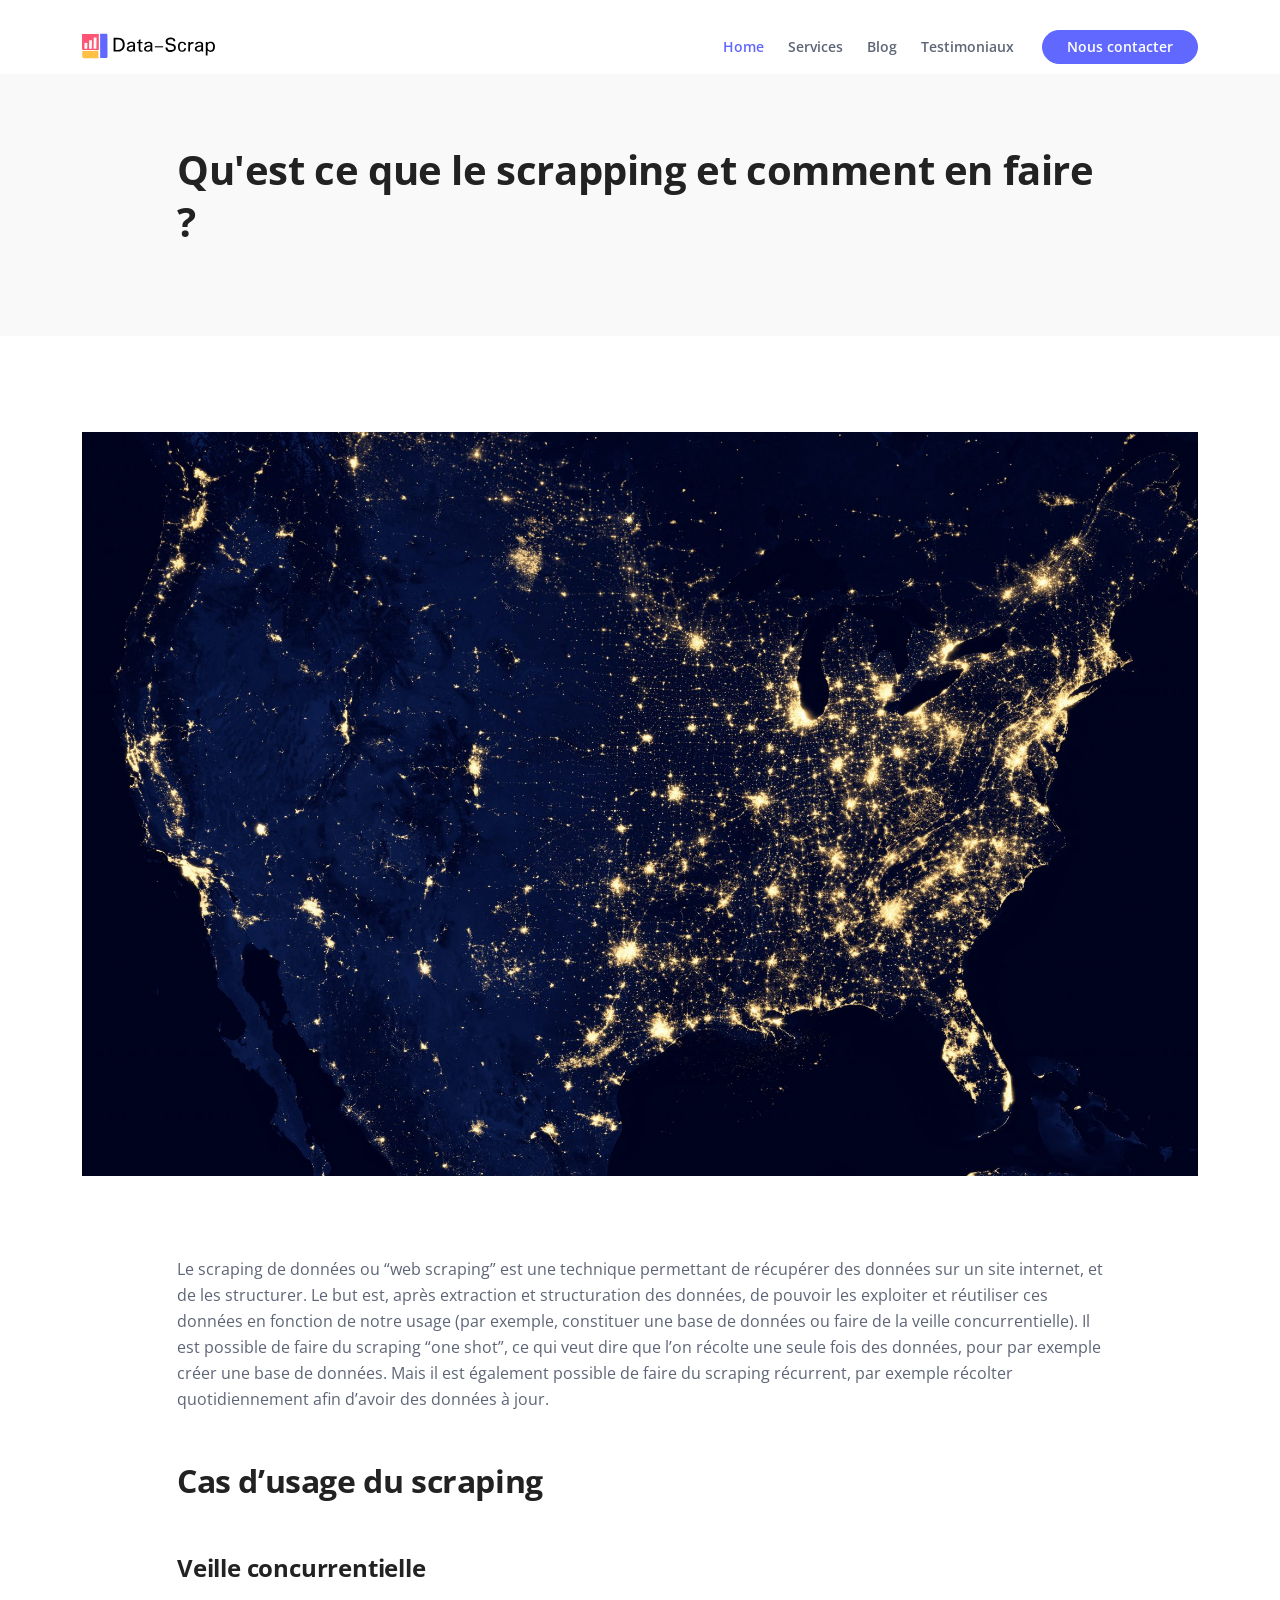
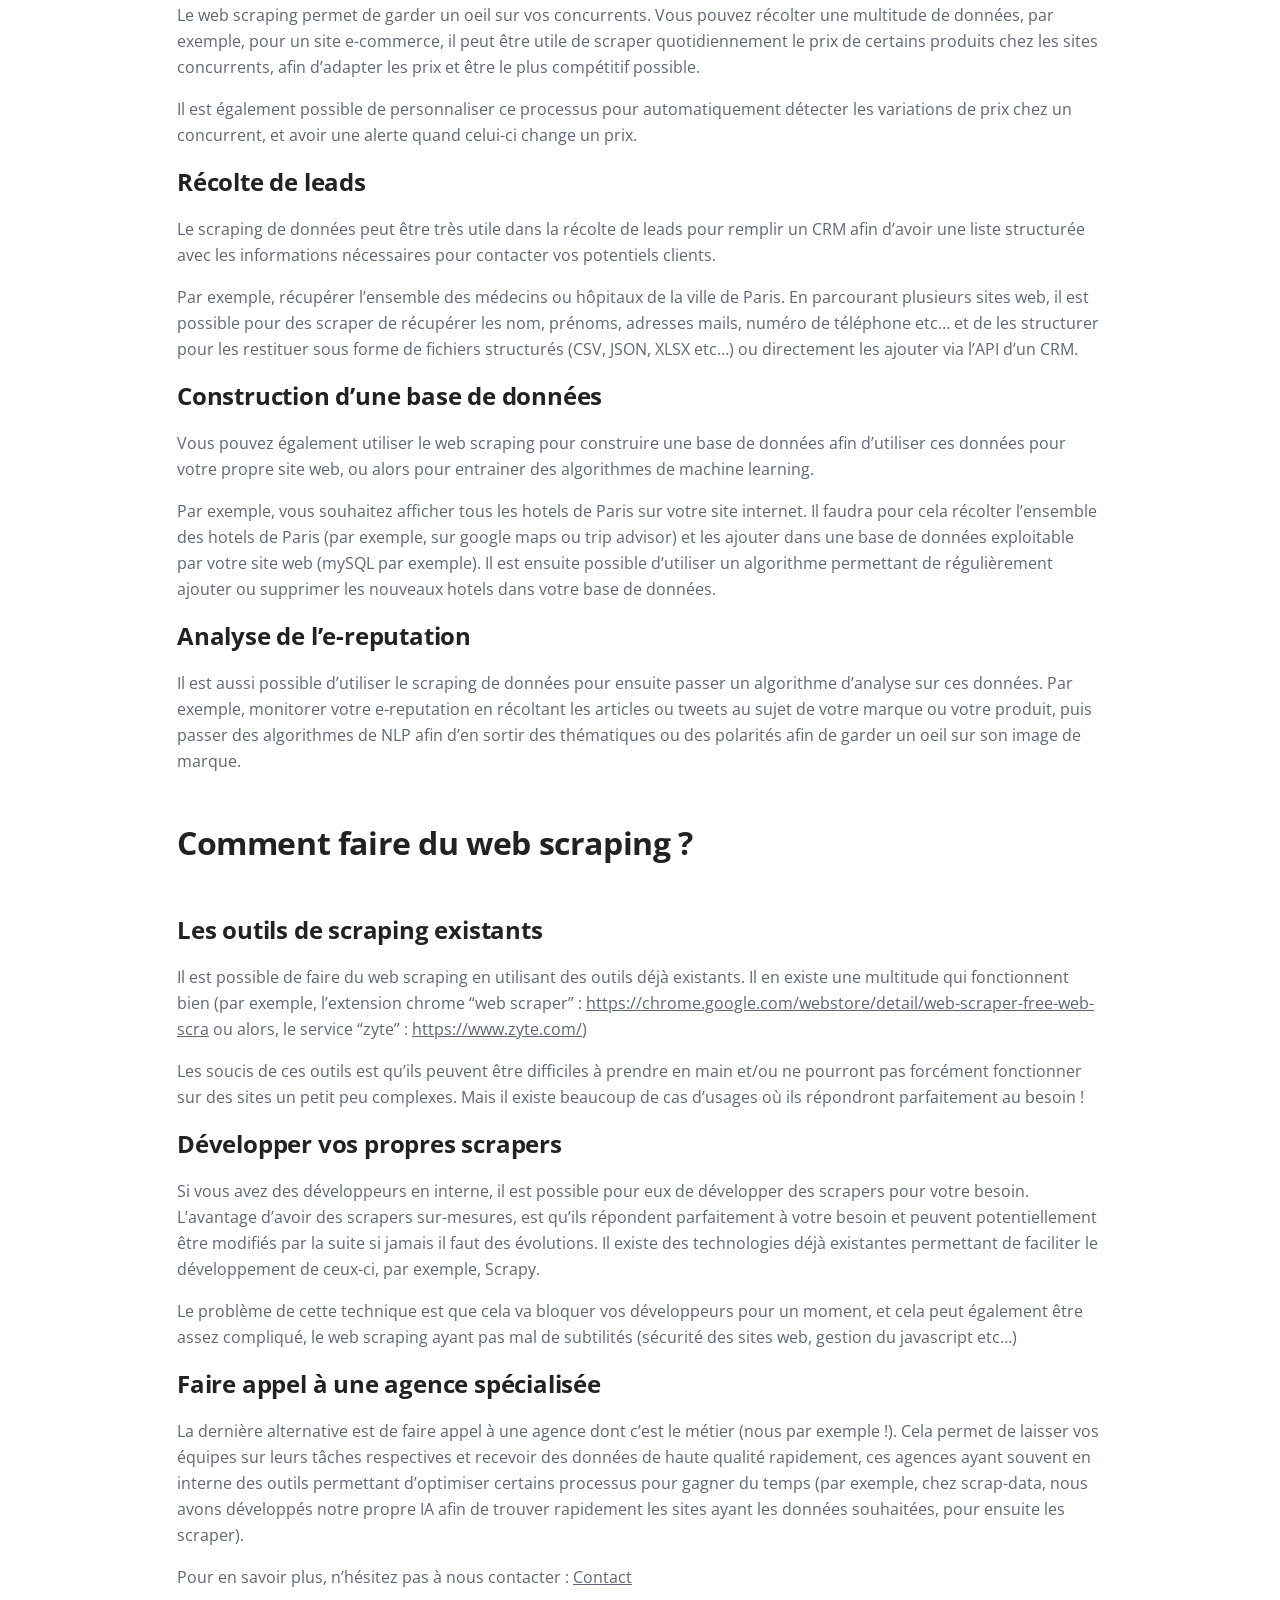
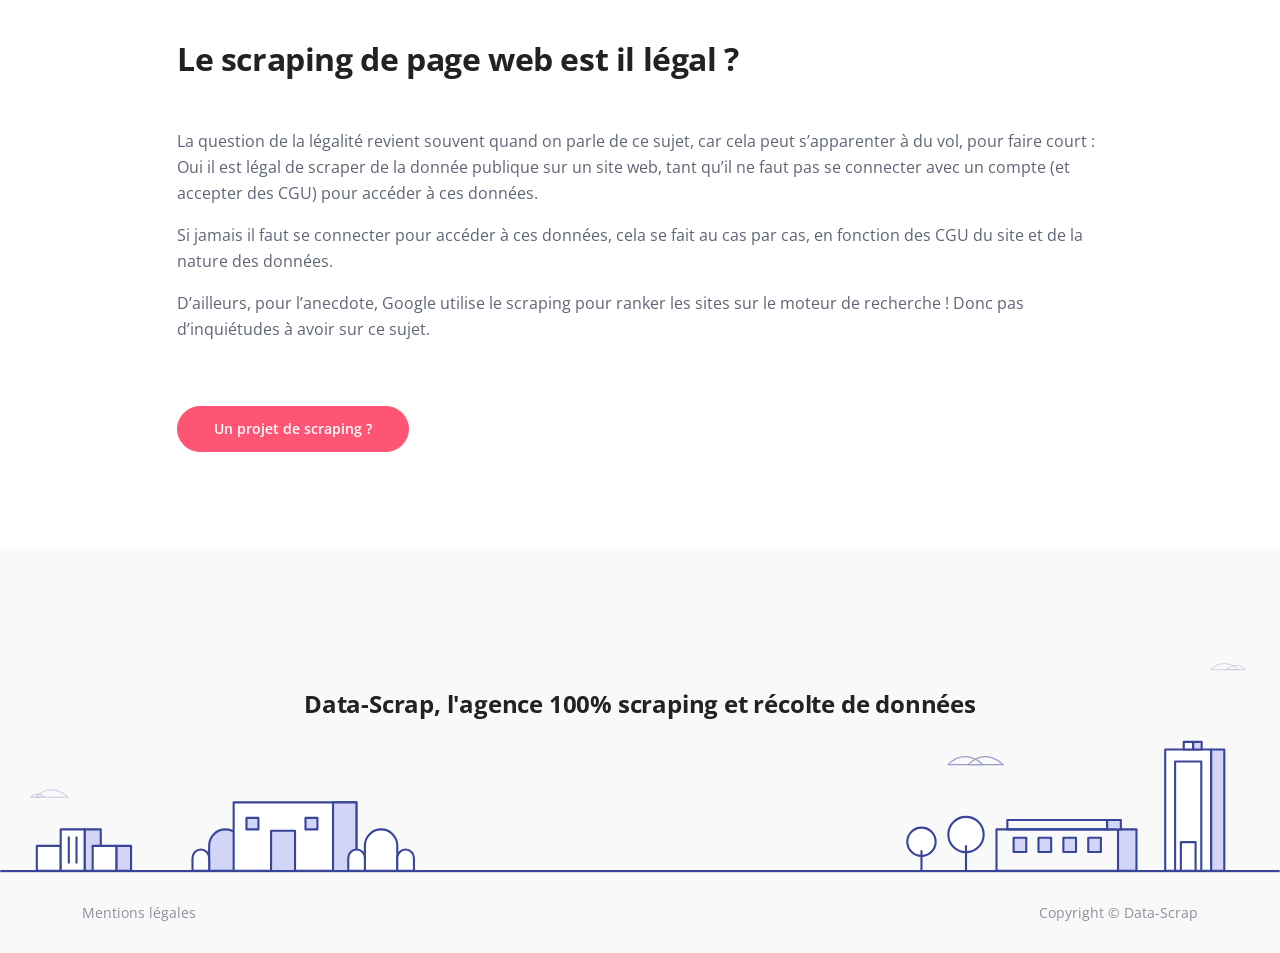
<file: qu-est-ce-que-le-scraping-et-comment-en-faire.html>
<!DOCTYPE html>
<html lang="fr">
<head>
    <meta charset="utf-8">
    <meta name="viewport" content="width=device-width, initial-scale=1, shrink-to-fit=no">
    
    <!-- SEO Meta Tags -->
    <meta name="description" content="Le scraping de données ou “web scraping” est une technique permettant de récupérer des données sur un site internet, et de les structurer. Le but est...">
    <meta name="author" content="Paul VAN HECKE">

    <!-- OG Meta Tags to improve the way the post looks when you share the page on Facebook, Twitter, LinkedIn -->
	<meta property="og:site_name" content="Data-Scrap" /> <!-- website name -->
	<meta property="og:site" content="" /> <!-- website link -->
	<meta property="og:title" content=""/> <!-- title shown in the actual shared post -->
	<meta property="og:description" content="" /> <!-- description shown in the actual shared post -->
	<meta property="og:image" content="" /> <!-- image link, make sure it's jpg -->
	<meta property="og:url" content="" /> <!-- where do you want your post to link to -->
	<meta name="twitter:card" content="summary_large_image"> <!-- to have large image post format in Twitter -->

    <!-- Webpage Title -->
    <title>Qu'est ce que le scrapping et comment en faire ? - Data-Scrap</title>
    
    <!-- Styles -->
    <link href="https://fonts.googleapis.com/css2?family=Open+Sans:ital,wght@0,400;0,600;0,700;1,400&display=swap" rel="stylesheet">
    <link href="css/bootstrap.min.css" rel="stylesheet">
    <link href="css/fontawesome-all.min.css" rel="stylesheet">
    <link href="css/swiper.css" rel="stylesheet">
	<link href="css/styles.css" rel="stylesheet">
	
	<!-- Favicon  -->
    <link rel="icon" href="images/favicon.png">
</head>
<body>
    
    <!-- Navigation -->
    <nav id="navbarExample" class="navbar navbar-expand-lg fixed-top navbar-light" aria-label="Main navigation">
        <div class="container">

            <!-- Image Logo -->
            <a class="navbar-brand logo-image" href="/"><img src="./images/logo.svg"/></a> 

            <!-- Text Logo - Use this if you don't have a graphic logo -->
            <!-- <a class="navbar-brand logo-text" href="/">Zinc</a> -->

            <button class="navbar-toggler p-0 border-0" type="button" id="navbarSideCollapse" aria-label="Toggle navigation">
                <span class="navbar-toggler-icon"></span>
            </button>

            <div class="navbar-collapse offcanvas-collapse" id="navbarsExampleDefault">
                <ul class="navbar-nav ms-auto navbar-nav-scroll">
                    <li class="nav-item">
                        <a class="nav-link active" aria-current="page" href="/">Home</a>
                    </li>
                    <li class="nav-item">
                        <a class="nav-link" href="/#services">Services</a>
                    </li>
                    <li class="nav-item">
                        <a class="nav-link" href="/#projects">Blog</a>
                    </li>
                    <li class="nav-item">
                        <a class="nav-link" href="/#testi">Testimoniaux</a>
                    </li>
                </ul>
                <span class="nav-item">
                    <a class="btn-solid-sm" href="/#contact">Nous contacter</a>
                </span>
            </div> <!-- end of navbar-collapse -->
        </div> <!-- end of container -->
    </nav> <!-- end of navbar -->
    <!-- end of navigation -->


    <!-- Header -->
    <header class="ex-header">
        <div class="container">
            <div class="row">
                <div class="col-xl-10 offset-xl-1">
                    <h1>Qu'est ce que le scrapping et comment en faire ?</h1>
                </div> <!-- end of col -->
            </div> <!-- end of row -->
        </div> <!-- end of container -->
    </header> <!-- end of ex-header -->
    <!-- end of header -->


    <!-- Basic -->
    <div class="ex-basic-1 pt-5 pb-5">
        <div class="container">
            <div class="row">
                <div class="col-lg-12">
                    <img class="img-fluid mt-5 mb-3" src="images/article-1.jpeg" alt="alternative">
                </div> <!-- end of col -->
            </div> <!-- end of row -->
        </div> <!-- end of container -->
    </div> <!-- end of ex-basic-1 -->
    <!-- end of basic -->



    <!-- Basic -->
    <div class="ex-basic-1 pt-3 pb-5">
        <div class="container">
            <div class="row">
                <div class="col-xl-10 offset-xl-1">
                    <div class="content avadanta-agency-content">
										
                        <p>Le scraping de données ou “web scraping” est une technique permettant de récupérer des données sur un site internet, et de les structurer. Le but est, après extraction et structuration des données, de pouvoir les exploiter et réutiliser ces données en fonction de notre usage (par exemple, constituer une base de données ou faire de la veille concurrentielle). Il est possible de faire du scraping “one shot”, ce qui veut dire que l’on récolte une seule fois des données, pour par exemple créer une base de données. Mais il est également possible de faire du scraping récurrent, par exemple récolter quotidiennement afin d’avoir des données à jour.</p>
                        
                        
                        
                        <h2 class="mb-5 mt-5">Cas d’usage du scraping</h2>
                        
                        
                        
                        <h3 class="mb-3 mt-3">Veille concurrentielle</h3>
                        
                        
                        
                        <p>Le web scraping permet de garder un oeil sur vos concurrents. Vous pouvez récolter une multitude de données, par exemple, pour un site e-commerce, il peut être utile de scraper quotidiennement le prix de certains produits chez les sites concurrents, afin d’adapter les prix et être le plus compétitif possible.</p>
                        
                        
                        
                        <p>Il est également possible de personnaliser ce processus pour automatiquement détecter les variations de prix chez un concurrent, et avoir une alerte quand celui-ci change un prix.</p>
                        
                        
                        
                        <h3 class="mb-3 mt-3">Récolte de leads</h3>
                        
                        
                        
                        <p>Le scraping de données peut être très utile dans la récolte de leads pour remplir un CRM afin d’avoir une liste structurée avec les informations nécessaires pour contacter vos potentiels clients.</p>
                        
                        
                        
                        <p>Par exemple, récupérer l’ensemble des médecins ou hôpitaux de la ville de Paris. En parcourant plusieurs sites web, il est possible pour des scraper de récupérer les nom, prénoms, adresses mails, numéro de téléphone etc… et de les structurer pour les restituer sous forme de fichiers structurés (CSV, JSON, XLSX etc…) ou directement les ajouter via l’API d’un CRM.</p>
                        
                        
                        
                        <h3 class="mb-3 mt-3">Construction d’une base de données</h3>
                        
                        
                        
                        <p>Vous pouvez également utiliser le web scraping pour construire une base de données afin d’utiliser ces données pour votre propre site web, ou alors pour entrainer des algorithmes de machine learning.</p>
                        
                        
                        
                        <p>Par exemple, vous souhaitez afficher tous les hotels de Paris sur votre site internet. Il faudra pour cela récolter l’ensemble des hotels de Paris (par exemple, sur google maps ou trip advisor) et les ajouter dans une base de données exploitable par votre site web (mySQL par exemple). Il est ensuite possible d’utiliser un algorithme permettant de régulièrement ajouter ou supprimer les nouveaux hotels dans votre base de données.</p>
                        
                        
                        
                        <h3 class="mb-3 mt-3">Analyse de l’e-reputation</h3>
                        
                        
                        
                        <p>Il est aussi possible d’utiliser le scraping de données pour ensuite passer un algorithme d’analyse sur ces données. Par exemple, monitorer votre e-reputation en récoltant les articles ou tweets au sujet de votre marque ou votre produit, puis passer des algorithmes de NLP afin d’en sortir des thématiques ou des polarités afin de garder un oeil sur son image de marque.</p>
                        
                        
                        
                        <h2 class="mb-5 mt-5">Comment faire du web scraping ?</h2>
                        
                        
                        
                        <h3 class="mb-3 mt-3">Les outils de scraping existants</h3>
                        
                        
                        
                        <p>Il est possible de faire du web scraping en utilisant des outils déjà existants. Il en existe une multitude qui fonctionnent bien (par exemple, l’extension chrome “web scraper” : <a href="https://chrome.google.com/webstore/detail/web-scraper-free-web-scra/jnhgnonknehpejjnehehllkliplmbmhn?hl=fr"></a><a href="https://chrome.google.com/webstore/detail/web-scraper-free-web-scra">https://chrome.google.com/webstore/detail/web-scraper-free-web-scra</a> ou alors, le service “zyte” : <a href="https://www.zyte.com/"></a><a href="https://www.zyte.com/">https://www.zyte.com/</a>)</p>
                        
                        
                        
                        <p>Les soucis de ces outils est qu’ils peuvent être difficiles à prendre en main et/ou ne pourront pas forcément fonctionner sur des sites un petit peu complexes. Mais il existe beaucoup de cas d’usages où ils répondront parfaitement au besoin !</p>
                        
                        
                        
                        <h3 class="mb-3 mt-3">Développer vos propres scrapers</h3>
                        
                        
                        
                        <p>Si vous avez des développeurs en interne, il est possible pour eux de développer des scrapers pour votre besoin. L’avantage d’avoir des scrapers sur-mesures, est qu’ils répondent parfaitement à votre besoin et peuvent potentiellement être modifiés par la suite si jamais il faut des évolutions. Il existe des technologies déjà existantes permettant de faciliter le développement de ceux-ci, par exemple, Scrapy.</p>
                        
                        
                        
                        <p>Le problème de cette technique est que cela va bloquer vos développeurs pour un moment, et cela peut également être assez compliqué, le web scraping ayant pas mal de subtilités (sécurité des sites web, gestion du javascript etc…)</p>
                        
                        
                        
                        <h3 class="mb-3 mt-3">Faire appel à une agence spécialisée</h3>
                        
                        
                        
                        <p>La dernière alternative est de faire appel à une agence dont c’est le métier (nous par exemple !). Cela permet de laisser vos équipes sur leurs tâches respectives et recevoir des données de haute qualité rapidement, ces agences ayant souvent en interne des outils permettant d’optimiser certains processus pour gagner du temps (par exemple, chez scrap-data, nous avons développés notre propre IA afin de trouver rapidement les sites ayant les données souhaitées, pour ensuite les scraper).</p>
                        
                        
                        
                        <p>Pour en savoir plus, n’hésitez pas à nous contacter : <a href="/#contact">Contact</a></p>
                        
                        
                        
                        <h2 class="mb-5 mt-5">Le scraping de page web est il légal ?</h2>
                        
                        
                        
                        <p>La question de la légalité revient souvent quand on parle de ce sujet, car cela peut s’apparenter à du vol, pour faire court : Oui il est légal de scraper de la donnée publique sur un site web, tant qu’il ne faut pas se connecter avec un compte (et accepter des CGU) pour accéder à ces données.</p>
                        
                        
                        
                        <p>Si jamais il faut se connecter pour accéder à ces données, cela se fait au cas par cas, en fonction des CGU du site et de la nature des données.</p>
                        
                        
                        
                        <p>D’ailleurs, pour l’anecdote, Google utilise le scraping pour ranker les sites sur le moteur de recherche ! Donc pas d’inquiétudes à avoir sur ce sujet.</p>
                                                            </div>
                    
                    <a class="btn-solid-reg mb-5 mt-5" href="/#contact">Un projet de scraping ? </a>
                </div> <!-- end of col -->
            </div> <!-- end of row -->
        </div> <!-- end of container -->
    </div> <!-- end of ex-basic-1 -->
    <!-- end of basic -->



    <!-- Footer -->
    <div class="footer bg-gray">
        <img class="decoration-city" src="images/decoration-city.svg" alt="alternative">
        <div class="container">
            <div class="row">
                <div class="col-lg-12">
                    <h4>Data-Scrap, l'agence 100% scraping et récolte de données</h4> <!-- end of social-container -->
                </div> <!-- end of col -->
            </div> <!-- end of row -->
        </div> <!-- end of container -->
    </div> <!-- end of footer -->  
    <!-- end of footer -->


    <!-- Copyright -->
    <div class="copyright bg-gray">
        <div class="container">
            <div class="row">
                <div class="col-lg-6">
                    <ul class="list-unstyled li-space-lg p-small">
                        <li><a href="terms.html">Mentions légales</a></li>
                    </ul>
                </div> <!-- end of col -->
                <div class="col-lg-6">
                    <p class="p-small statement">Copyright © <a href="#">Data-Scrap</a></p>
                </div> <!-- end of col -->
            </div> <!-- enf of row -->
        </div> <!-- end of container -->
    </div> <!-- end of copyright --> 
    <!-- end of copyright -->
    
    <!-- Scripts -->
    <script src="js/bootstrap.min.js"></script> <!-- Bootstrap framework -->
    <script src="js/swiper.min.js"></script> <!-- Swiper for image and text sliders -->
    <script src="js/purecounter.min.js"></script> <!-- Purecounter counter for statistics numbers -->
    <script src="js/isotope.pkgd.min.js"></script> <!-- Isotope for filter -->
    <script src="js/scripts.js"></script> <!-- Custom scripts -->
</body>
</html>
</file>
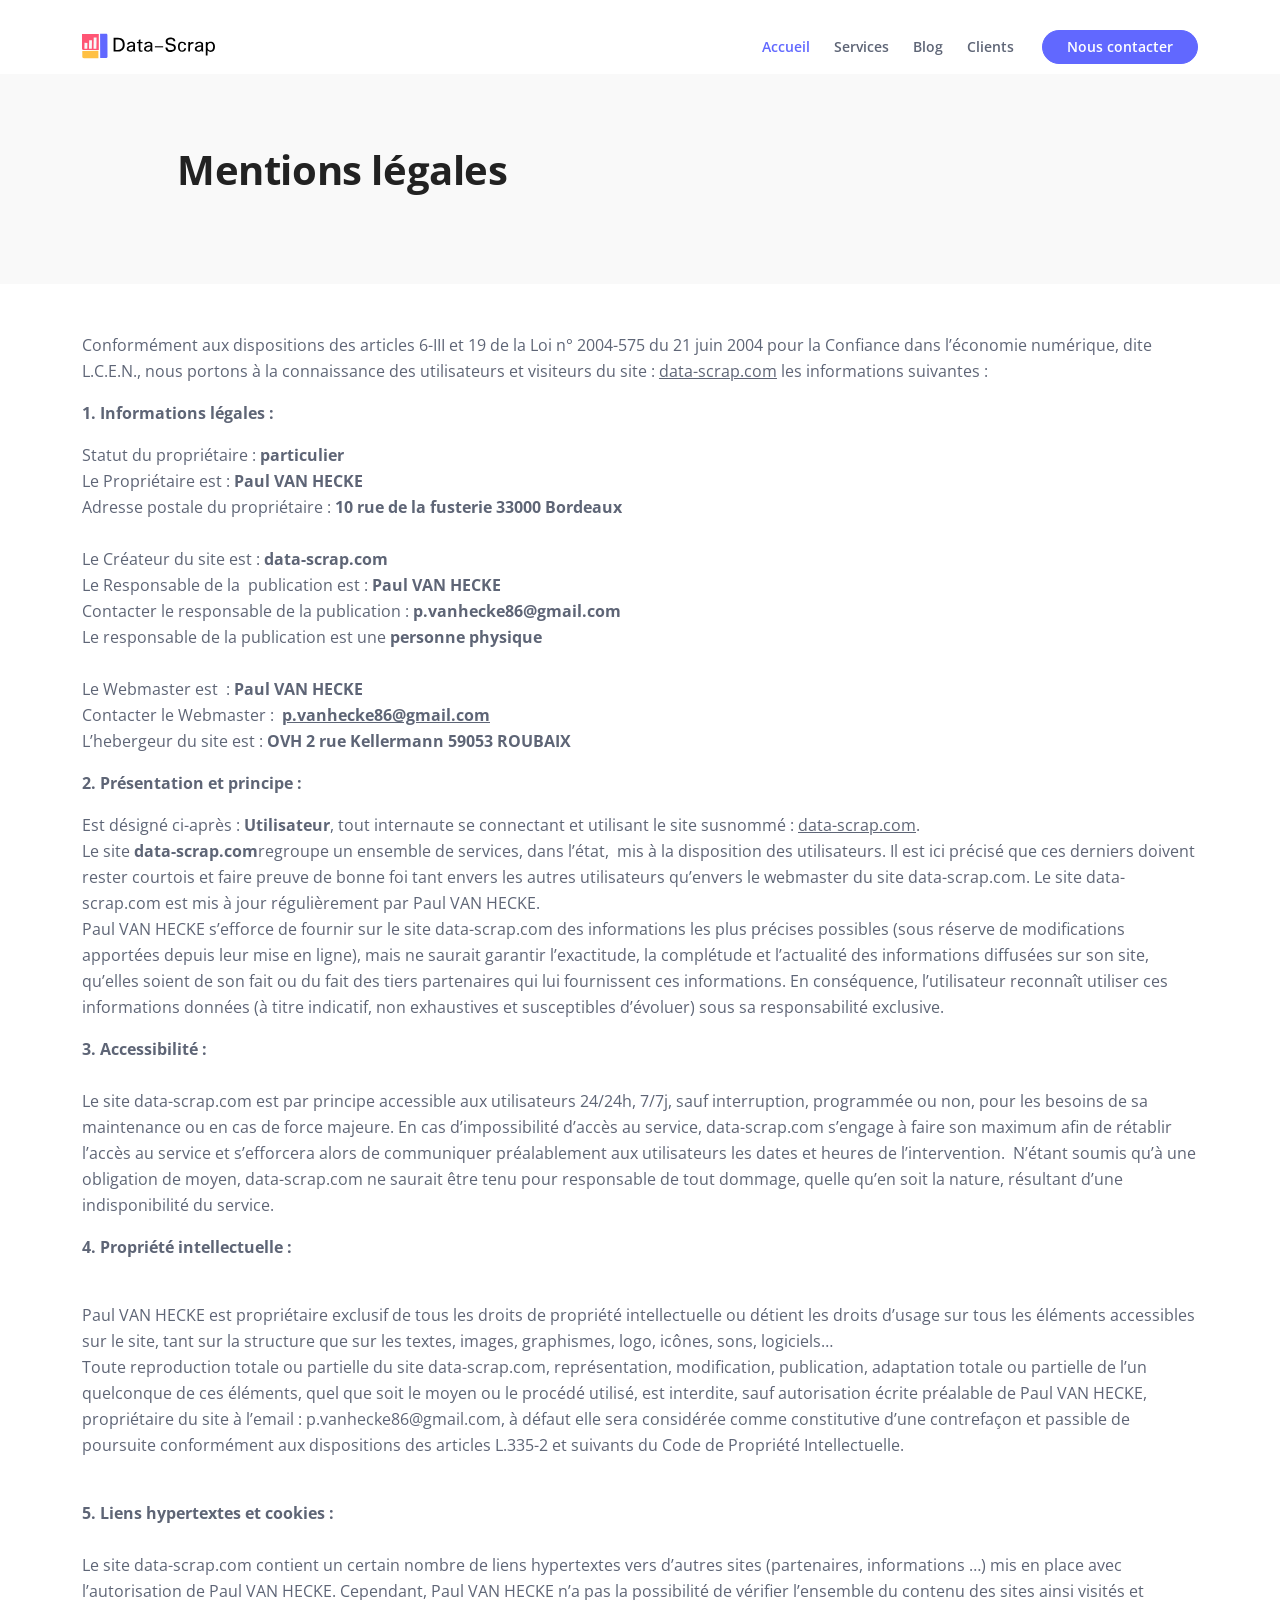
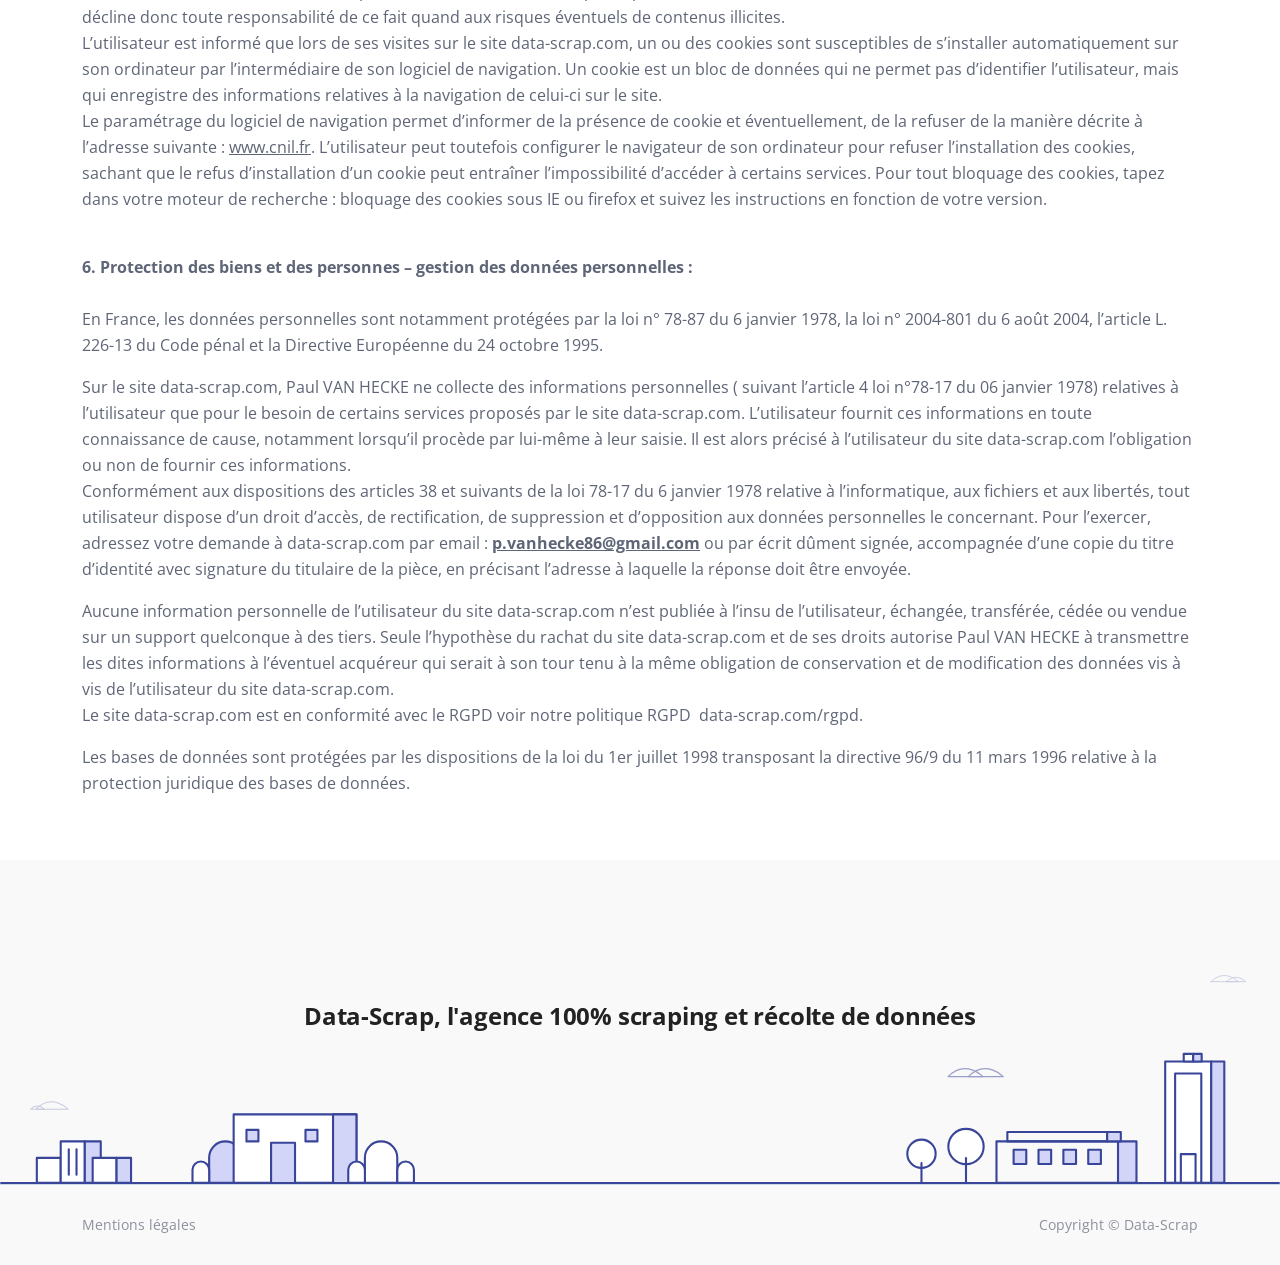
<file: terms.html>
<!DOCTYPE html>
<html lang="en">
<head>
    <meta charset="utf-8">
    <meta name="viewport" content="width=device-width, initial-scale=1, shrink-to-fit=no">
    
    <!-- SEO Meta Tags -->
    <meta name="description" content="Your description">
    <meta name="author" content="Your name">

    <!-- OG Meta Tags to improve the way the post looks when you share the page on Facebook, Twitter, LinkedIn -->
	<meta property="og:site_name" content="" /> <!-- website name -->
	<meta property="og:site" content="" /> <!-- website link -->
	<meta property="og:title" content=""/> <!-- title shown in the actual shared post -->
	<meta property="og:description" content="" /> <!-- description shown in the actual shared post -->
	<meta property="og:image" content="" /> <!-- image link, make sure it's jpg -->
	<meta property="og:url" content="" /> <!-- where do you want your post to link to -->
	<meta name="twitter:card" content="summary_large_image"> <!-- to have large image post format in Twitter -->

    <!-- Webpage Title -->
    <title>Terms & Conditions - Zinc</title>
    
    <!-- Styles -->
    <link href="https://fonts.googleapis.com/css2?family=Open+Sans:ital,wght@0,400;0,600;0,700;1,400&display=swap" rel="stylesheet">
    <link href="css/bootstrap.min.css" rel="stylesheet">
    <link href="css/fontawesome-all.min.css" rel="stylesheet">
    <link href="css/swiper.css" rel="stylesheet">
	<link href="css/styles.css" rel="stylesheet">
	
	<!-- Favicon  -->
    <link rel="icon" href="images/favicon.png">
</head>
<body>
    
    <!-- Navigation -->
    <nav id="navbarExample" class="navbar navbar-expand-lg fixed-top navbar-light" aria-label="Main navigation">
        <div class="container">

            <!-- Image Logo -->
            <a class="navbar-brand logo-image" href="/"><img src="./images/logo.svg"/></a>

            <!-- Text Logo - Use this if you don't have a graphic logo -->
            <!-- <a class="navbar-brand logo-text" href="/">Zinc</a> -->

            <button class="navbar-toggler p-0 border-0" type="button" id="navbarSideCollapse" aria-label="Toggle navigation">
                <span class="navbar-toggler-icon"></span>
            </button>

            <div class="navbar-collapse offcanvas-collapse" id="navbarsExampleDefault">
                <ul class="navbar-nav ms-auto navbar-nav-scroll">
                    <li class="nav-item">
                        <a class="nav-link active" aria-current="page" href="#header">Accueil</a>
                    </li>
                    <li class="nav-item">
                        <a class="nav-link" href="/#services">Services</a>
                    </li>
                    <li class="nav-item">
                        <a class="nav-link" href="/#projects">Blog</a>
                    </li>
                    <li class="nav-item">
                        <a class="nav-link" href="/#testi">Clients</a>
                    </li>
                </ul>
                <span class="nav-item">
                    <a class="btn-solid-sm" href="/#contact">Nous contacter</a>
                </span>
            </div> <!-- end of navbar-collapse -->
        </div> <!-- end of container -->
    </nav> <!-- end of navbar -->
    <!-- end of navigation -->


    <!-- Header -->
    <header class="ex-header">
        <div class="container">
            <div class="row">
                <div class="col-xl-10 offset-xl-1">
                    <h1>Mentions légales</h1>
                </div> <!-- end of col -->
            </div> <!-- end of row -->
        </div> <!-- end of container -->
    </header> <!-- end of ex-header -->
    <!-- end of header -->


    <!-- Basic -->
    <div class="ex-basic-1 pt-5 pb-5">
        <div class="container">
            <div class="row">
                <div class="content">
                    
                    <p>Conformément aux dispositions des articles 6-III et 19 de la Loi n° 2004-575 du 21 juin 2004 pour la Confiance dans l’économie numérique, dite L.C.E.N., nous portons à la connaissance des utilisateurs et visiteurs du site : <a href="http://data-scrap.com" target="_blank" rel="noreferrer noopener">data-scrap.com</a> les informations suivantes :</p>
                    
                    
                    
                    <p><strong>1. Informations légales :</strong></p>
                    
                    
                    
                    <p>Statut du propriétaire : <strong>particulier</strong><br>Le Propriétaire est : <strong>Paul VAN HECKE</strong><br>Adresse postale du propriétaire : <strong>10 rue de la fusterie 33000 Bordeaux</strong><br>&nbsp;<br>Le Créateur du site est : <strong>data-scrap.com</strong><br>Le Responsable de la&nbsp; publication est : <strong>Paul VAN HECKE</strong><br>Contacter le responsable de la publication : <strong>p.vanhecke86@gmail.com</strong><br>Le responsable de la publication est une<strong>&nbsp;personne physique</strong><br><br>Le Webmaster est&nbsp; : <strong>Paul VAN HECKE</strong><br>Contacter le Webmaster :&nbsp; <strong><a href="mailto:p.vanhecke86@gmail.com?subject=Contact a partir des mentions lÃ©gales via le site data-scrap.com">p.vanhecke86@gmail.com</a></strong><br>L’hebergeur du site est : <strong>OVH 2 rue Kellermann 59053 ROUBAIX</strong></p>
                    
                    
                    
                    <p><strong>2. Présentation et principe :</strong></p>
                    
                    
                    
                    <p>Est désigné ci-après : <strong>Utilisateur</strong>, tout internaute se connectant et utilisant le site susnommé : <a href="http://data-scrap.com" target="_blank" rel="noreferrer noopener">data-scrap.com</a>.<br>Le site <strong>data-scrap.com</strong>regroupe un ensemble de services, dans l’état,&nbsp; mis à la disposition des utilisateurs. Il est ici précisé que ces derniers doivent rester courtois et faire preuve de bonne foi tant envers les autres utilisateurs qu’envers le webmaster du site data-scrap.com. Le site data-scrap.com est mis à jour régulièrement par Paul VAN HECKE.<br>Paul VAN HECKE s’efforce de fournir sur le site data-scrap.com des informations les plus précises possibles (sous réserve de modifications apportées depuis leur mise en ligne), mais ne saurait garantir l’exactitude, la complétude et l’actualité des informations diffusées sur son site, qu’elles soient de son fait ou du fait des tiers partenaires qui lui fournissent ces informations. En conséquence, l’utilisateur reconnaît utiliser ces informations données (à titre indicatif, non exhaustives et susceptibles d’évoluer) sous sa responsabilité exclusive.</p>
                    
                    
                    
                    <p><strong>3. Accessibilité :</strong><br><br>Le site data-scrap.com est par principe accessible aux utilisateurs 24/24h, 7/7j, sauf interruption, programmée ou non, pour les besoins de sa maintenance ou en cas de force majeure. En cas d’impossibilité d’accès au service, data-scrap.com s’engage à faire son maximum afin de rétablir l’accès au service et s’efforcera alors de communiquer préalablement aux utilisateurs les dates et heures de l’intervention.&nbsp; N’étant soumis qu’à une obligation de moyen, data-scrap.com ne saurait être tenu pour responsable de tout dommage, quelle qu’en soit la nature, résultant d’une indisponibilité du service.</p>
                    
                    
                    
                    <p><strong>4. Propriété intellectuelle :</strong></p>
                    
                    
                    
                    <p><br>Paul VAN HECKE est propriétaire exclusif de tous les droits de propriété intellectuelle ou détient les droits d’usage sur tous les éléments accessibles sur le site, tant sur la structure que sur les textes, images, graphismes, logo, icônes, sons, logiciels…<br>Toute reproduction totale ou partielle du site data-scrap.com, représentation, modification, publication, adaptation totale ou partielle de l’un quelconque de ces éléments, quel que soit le moyen ou le procédé utilisé, est interdite, sauf autorisation écrite préalable de Paul VAN HECKE, propriétaire du site à l’email : p.vanhecke86@gmail.com, à défaut elle sera considérée comme constitutive d’une contrefaçon et passible de poursuite conformément aux dispositions des articles L.335-2 et suivants du Code de Propriété Intellectuelle.</p>
                    
                    
                    
                    <p><br><strong>5. Liens hypertextes et cookies :</strong><br><br>Le site data-scrap.com contient un certain nombre de liens hypertextes vers d’autres sites (partenaires, informations …) mis en place avec l’autorisation de Paul VAN HECKE. Cependant, Paul VAN HECKE n’a pas la possibilité de vérifier l’ensemble du contenu des sites ainsi visités&nbsp;et décline donc toute responsabilité de ce fait quand aux risques éventuels de contenus illicites.<br>L’utilisateur est informé que lors de ses visites sur le site data-scrap.com, un ou des cookies sont susceptibles de s’installer automatiquement sur son ordinateur par l’intermédiaire de son logiciel de navigation. Un cookie est un bloc de données qui ne permet pas d’identifier l’utilisateur, mais qui enregistre des informations relatives à la navigation de celui-ci sur le site.&nbsp;<br>Le paramétrage du logiciel de navigation permet d’informer de la présence de cookie et éventuellement, de la refuser de la manière décrite à l’adresse suivante : <a href="http://www.cnil.fr">www.cnil.fr</a>. L’utilisateur peut toutefois configurer le navigateur de son ordinateur pour refuser l’installation des cookies, sachant que le refus d’installation d’un cookie peut entraîner l’impossibilité d’accéder à certains services. Pour tout bloquage des cookies, tapez dans votre moteur de recherche : bloquage des cookies sous IE ou firefox et suivez les instructions en fonction de votre version.</p>
                    
                    
                    
                    <p><br><strong>6. Protection des biens et des personnes – gestion des données personnelles :</strong><br><br>En France, les données personnelles sont notamment protégées par la loi n° 78-87 du 6 janvier 1978, la loi n° 2004-801 du 6 août 2004, l’article L. 226-13 du Code pénal et la Directive Européenne du 24 octobre 1995.</p>
                    
                    
                    
                    <p>Sur le site data-scrap.com, Paul VAN HECKE ne collecte des informations personnelles ( suivant l’article 4 loi n°78-17 du 06 janvier 1978) relatives à l’utilisateur que pour le besoin de certains services proposés par le site data-scrap.com. L’utilisateur fournit ces informations en toute connaissance de cause, notamment lorsqu’il procède par lui-même à leur saisie. Il est alors précisé à l’utilisateur du site data-scrap.com l’obligation ou non de fournir ces informations.<br>Conformément aux dispositions des articles 38 et suivants de la loi 78-17 du 6 janvier 1978 relative à l’informatique, aux fichiers et aux libertés, tout utilisateur dispose d’un droit d’accès, de rectification, de suppression et d’opposition aux données personnelles le concernant. Pour l’exercer, adressez votre demande à data-scrap.com par email : <strong><a href="mailto:p.vanhecke86@gmail.com?subject=Contact ï¿½ partir des mentions lï¿½gales via le site data-scrap.com">p.vanhecke86@gmail.com</a></strong> ou&nbsp;par écrit&nbsp;dûment signée, accompagnée d’une copie du titre d’identité avec signature du titulaire de la pièce, en précisant l’adresse à laquelle la réponse doit être envoyée.</p>
                    
                    
                    
                    <p>Aucune information personnelle de l’utilisateur du site data-scrap.com n’est publiée à l’insu de l’utilisateur, échangée, transférée, cédée ou vendue sur un support quelconque à des tiers. Seule l’hypothèse du rachat du site data-scrap.com et de ses droits autorise Paul VAN HECKE à transmettre les dites informations à l’éventuel acquéreur qui serait à son tour tenu&nbsp;à la même obligation de conservation et de modification des données vis à vis de l’utilisateur du site data-scrap.com.<br>Le site data-scrap.com est en conformité avec le RGPD voir notre politique RGPD&nbsp; data-scrap.com/rgpd.</p>
                    
                    
                    
                    <p>Les bases de données sont protégées par les dispositions de la loi du 1er juillet 1998 transposant la directive 96/9 du 11 mars 1996 relative à la protection juridique des bases de données.</p>
                                      </div>
            </div> <!-- end of row -->
        </div> <!-- end of container -->
    </div> <!-- end of footer -->  
    <!-- end of footer -->


  
    <!-- Footer -->
    <div class="footer bg-gray">
        <img class="decoration-city" src="images/decoration-city.svg" alt="alternative">
        <div class="container">
            <div class="row">
                <div class="col-lg-12">
                    <h4>Data-Scrap, l'agence 100% scraping et récolte de données</h4> <!-- end of social-container -->
                </div> <!-- end of col -->
            </div> <!-- end of row -->
        </div> <!-- end of container -->
    </div> <!-- end of footer -->  
    <!-- end of footer -->


    <!-- Copyright -->
    <div class="copyright bg-gray">
        <div class="container">
            <div class="row">
                <div class="col-lg-6">
                    <ul class="list-unstyled li-space-lg p-small">
                        <li><a href="terms.html">Mentions légales</a></li>
                    </ul>
                </div> <!-- end of col -->
                <div class="col-lg-6">
                    <p class="p-small statement">Copyright © <a href="#">Data-Scrap</a></p>
                </div> <!-- end of col -->
            </div> <!-- enf of row -->
        </div> <!-- end of container -->
    </div> <!-- end of copyright --> 
    <!-- end of copyright -->
    
    	
    <!-- Scripts -->
    <script src="js/bootstrap.min.js"></script> <!-- Bootstrap framework -->
    <script src="js/swiper.min.js"></script> <!-- Swiper for image and text sliders -->
    <script src="js/purecounter.min.js"></script> <!-- Purecounter counter for statistics numbers -->
    <script src="js/isotope.pkgd.min.js"></script> <!-- Isotope for filter -->
    <script src="js/scripts.js"></script> <!-- Custom scripts -->
</body>
</html>
</file>
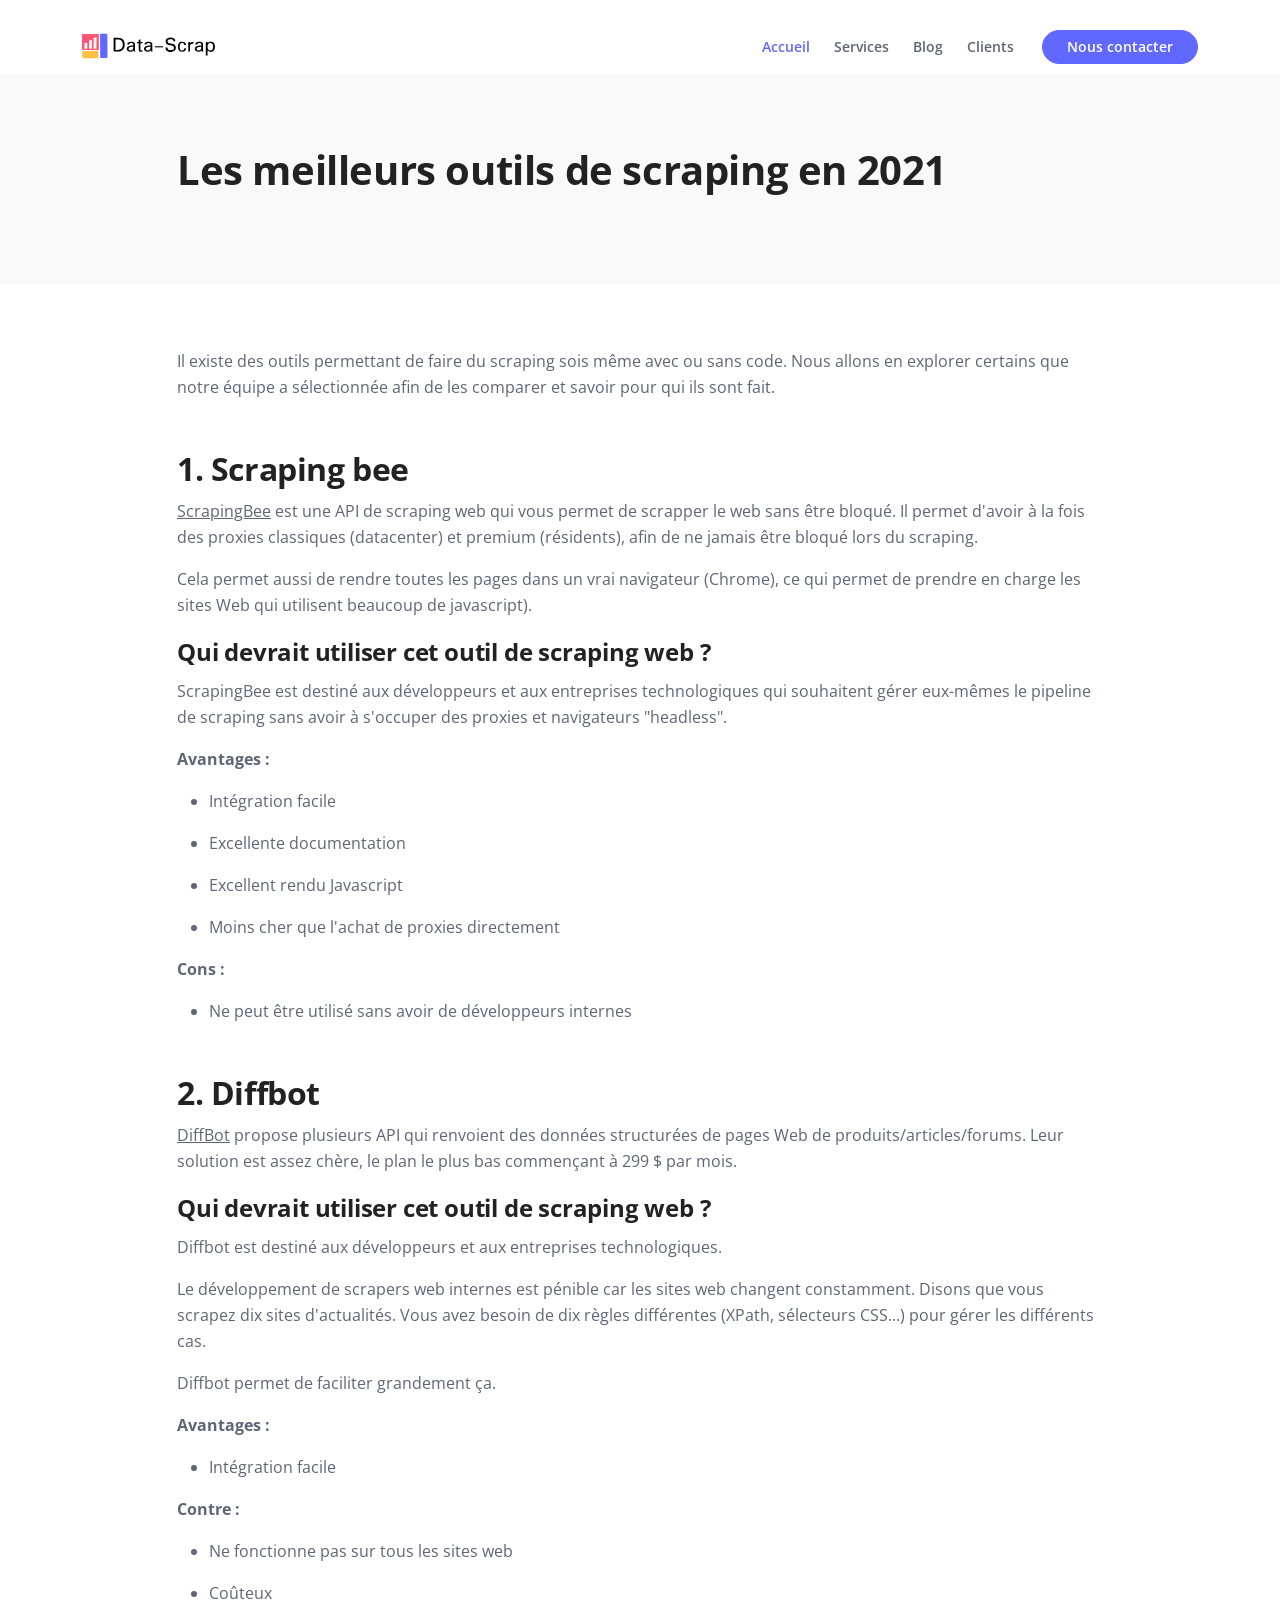
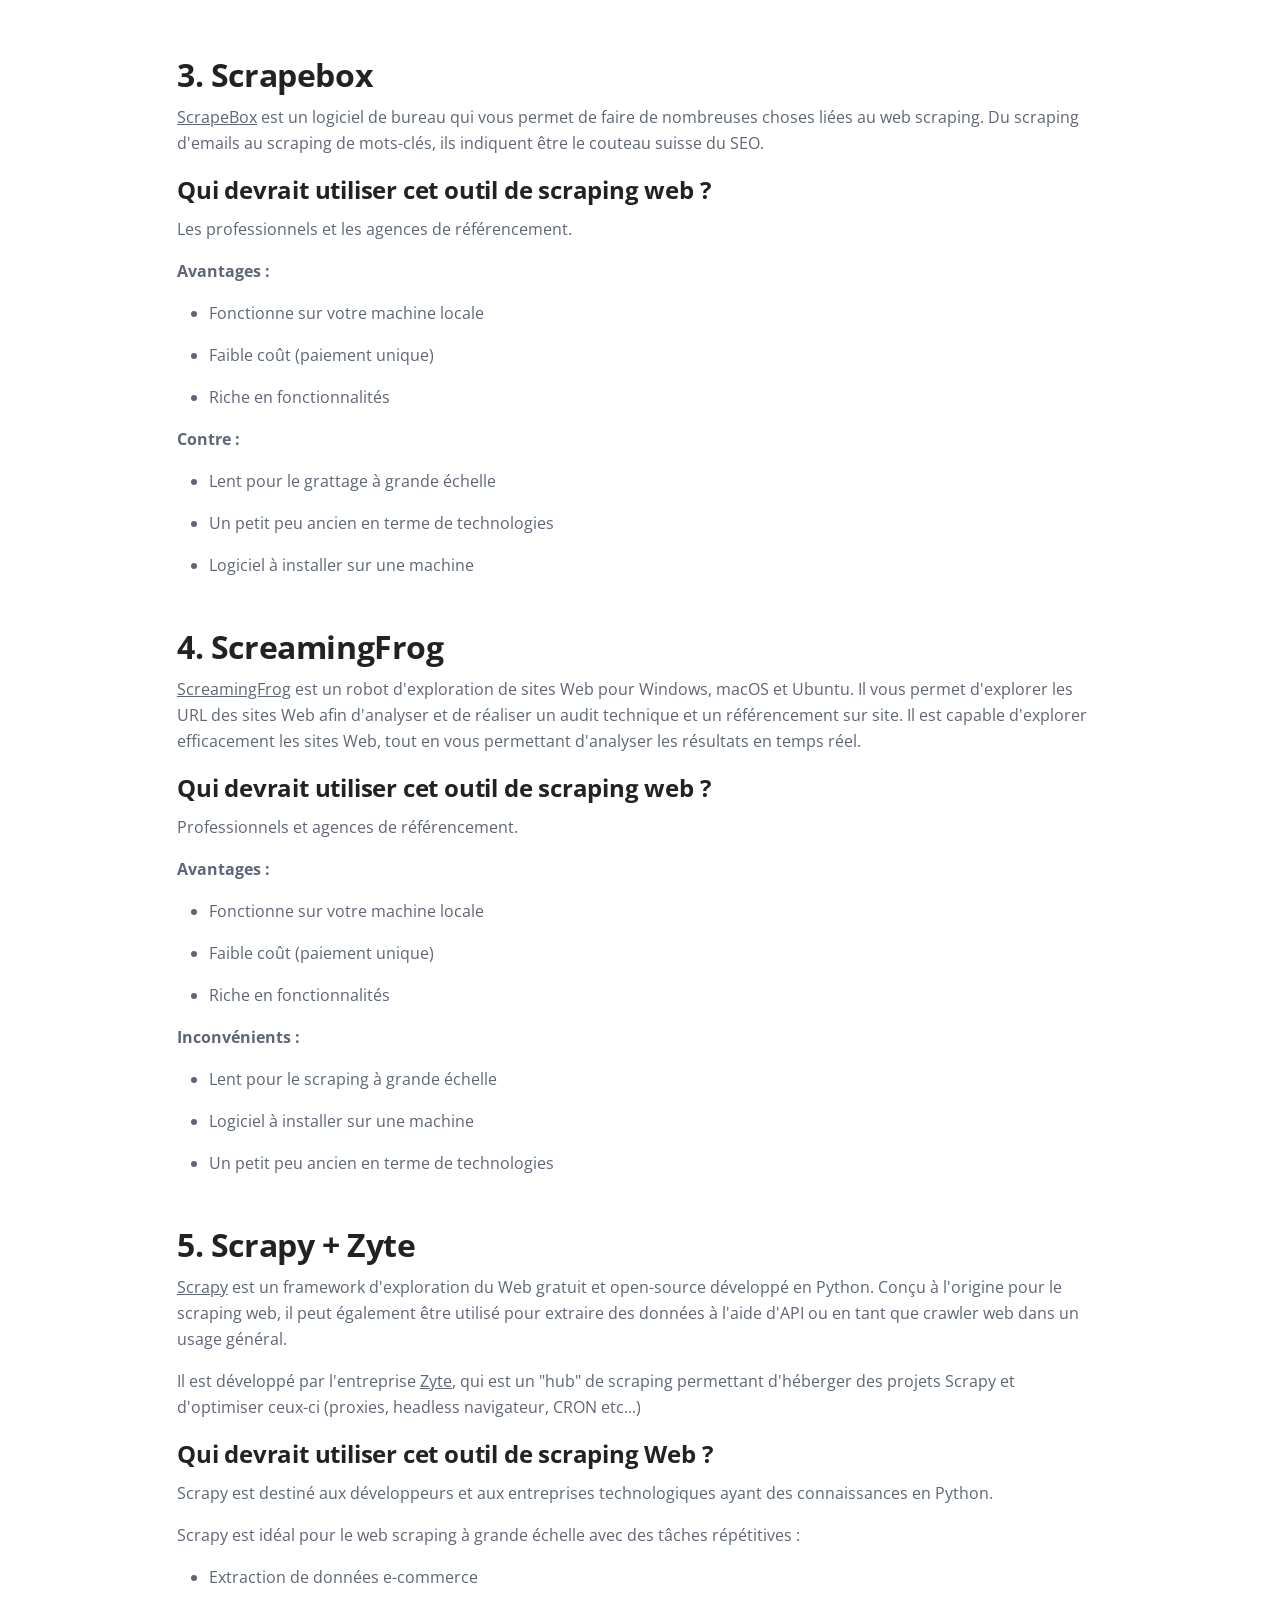
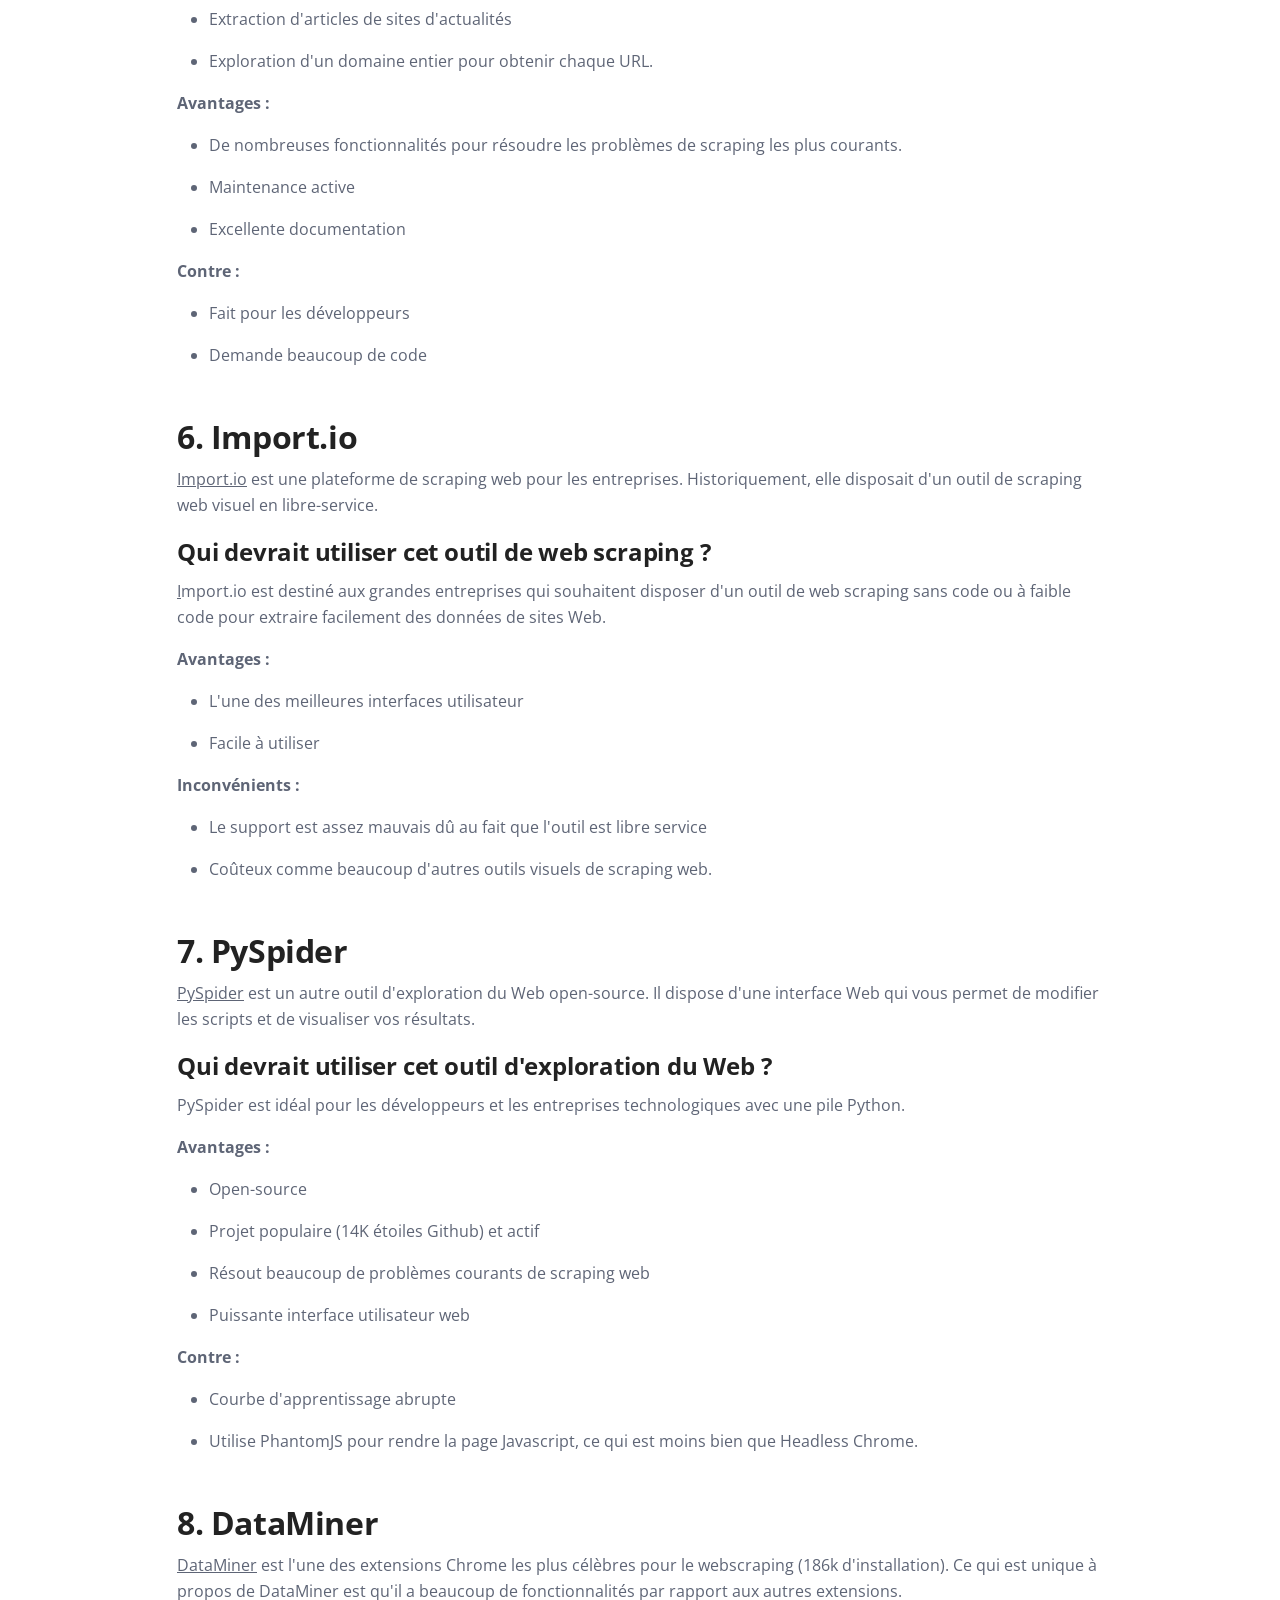
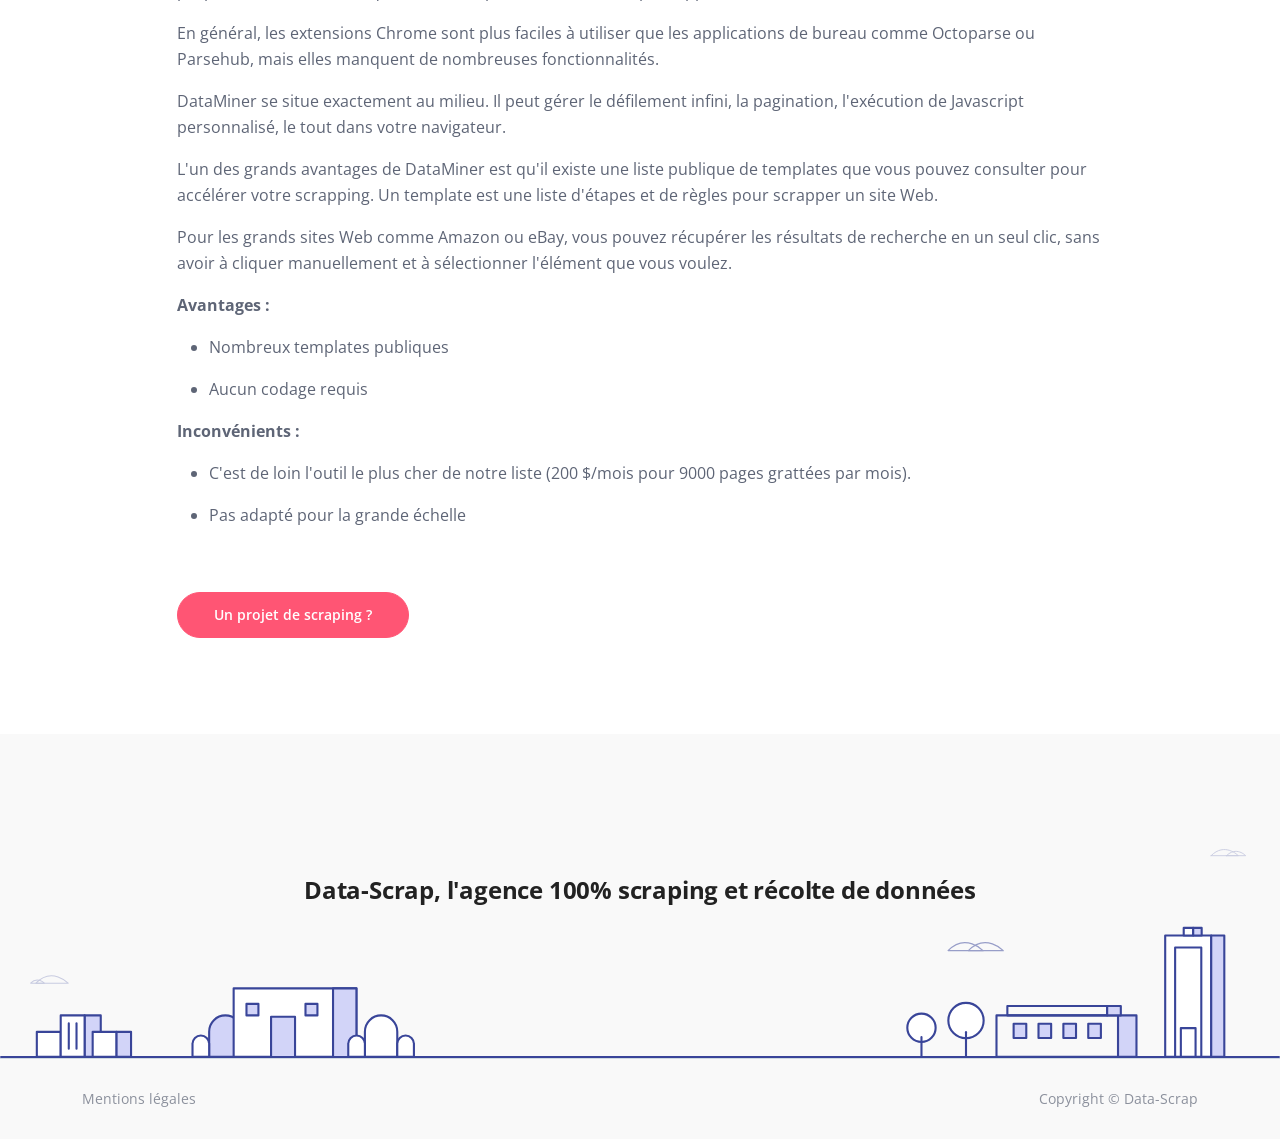
<file: blog/les-meilleurs-outils-de-scraping-en-2021.html>
<!DOCTYPE html>
<html lang="fr">
<head>
    <meta charset="utf-8">
    <meta name="viewport" content="width=device-width, initial-scale=1, shrink-to-fit=no">
    
    <!-- SEO Meta Tags -->
    <meta name="description" content="Il existe des outils permettant de faire du scraping
    sois même avec ou sans code. Nous allons en explorer certains que notre équipe a sélectionnée afin de
    les comparer et savoir pour qui ils sont fait.">
    <meta name="author" content="Paul VAN HECKE">

    <!-- OG Meta Tags to improve the way the post looks when you share the page on Facebook, Twitter, LinkedIn -->
	<meta property="og:site_name" content="Data-Scrap" /> <!-- website name -->
	<meta property="og:site" content="" /> <!-- website link -->
	<meta property="og:title" content=""/> <!-- title shown in the actual shared post -->
	<meta property="og:description" content="" /> <!-- description shown in the actual shared post -->
	<meta property="og:image" content="" /> <!-- image link, make sure it's jpg -->
	<meta property="og:url" content="" /> <!-- where do you want your post to link to -->
	<meta name="twitter:card" content="summary_large_image"> <!-- to have large image post format in Twitter -->

    <!-- Webpage Title -->
    <title>Les meilleurs outils de scraping ? - Data-Scrap</title>
    
    <!-- Styles -->
    <link href="https://fonts.googleapis.com/css2?family=Open+Sans:ital,wght@0,400;0,600;0,700;1,400&display=swap" rel="stylesheet">
    <link href="../css/bootstrap.min.css" rel="stylesheet">
    <link href="../css/fontawesome-all.min.css" rel="stylesheet">
    <link href="../css/swiper.css" rel="stylesheet">
	<link href="../css/styles.css" rel="stylesheet">
	
	<!-- Favicon  -->
    <link rel="icon" href="../images/favicon.png">
</head>
<body>
    
    <!-- Navigation -->
    <nav id="navbarExample" class="navbar navbar-expand-lg fixed-top navbar-light" aria-label="Main navigation">
        <div class="container">

            <!-- Image Logo -->
            <a class="navbar-brand logo-image" href="/"><img src="../images/logo.svg"/></a> 

            <!-- Text Logo - Use this if you don't have a graphic logo -->
            <!-- <a class="navbar-brand logo-text" href="/">Zinc</a> -->

            <button class="navbar-toggler p-0 border-0" type="button" id="navbarSideCollapse" aria-label="Toggle navigation">
                <span class="navbar-toggler-icon"></span>
            </button>

            <div class="navbar-collapse offcanvas-collapse">
                <ul class="navbar-nav ms-auto navbar-nav-scroll">
                    <li class="nav-item">
                        <a class="nav-link active" aria-current="page" href="/">Accueil</a>
                    </li>
                    <li class="nav-item">
                        <a class="nav-link" href="/#services">Services</a>
                    </li>
                    <li class="nav-item">
                        <a class="nav-link" href="/#projects">Blog</a>
                    </li>
                    <li class="nav-item">
                        <a class="nav-link" href="/#testi">Clients</a>
                    </li>
                </ul>
                <span class="nav-item">
                    <a class="btn-solid-sm" href="/#contact">Nous contacter</a>
                </span>
            </div> <!-- end of navbar-collapse -->
        </div> <!-- end of container -->
    </nav> <!-- end of navbar -->
    <!-- end of navigation -->


    <!-- Header -->
    <header class="ex-header">
        <div class="container">
            <div class="row">
                <div class="col-xl-10 offset-xl-1">
                    <h1>Les meilleurs outils de scraping en 2021</h1>
                </div> <!-- end of col -->
            </div> <!-- end of row -->
        </div> <!-- end of container -->
    </header> <!-- end of ex-header -->
    <!-- end of header -->




    <!-- Basic -->
    <div class="ex-basic-1 mt-5 pt-3 pb-5">
        <div class="container">
            <div class="row">
                <div class="col-xl-10 offset-xl-1">
                    <div class="content">
                        <p id="b13caa7c-839b-4bf4-bf18-d72a5612085f" class="">Il existe des outils permettant de faire du scraping
                            sois même avec ou sans code. Nous allons en explorer certains que notre équipe a sélectionnée afin de
                            les comparer et savoir pour qui ils sont fait.</p>
                        <h2 id="482de0ab-5dc1-4584-8043-e1e80bcb9f54" class="mt-5 mb-2">1. Scraping bee</h2>
                        <p id="6e6c0084-3be9-49be-8b60-fc82ab32c43e" class=""><a href="https://www.scrapingbee.com/">ScrapingBee</a>
                            est une API de scraping web qui vous permet de scrapper le web sans être bloqué. Il permet d&#x27;avoir
                            à la fois des proxies classiques (datacenter) et premium (résidents), afin de ne jamais être bloqué lors
                            du scraping.</p>
                        <p id="84f67f3b-68fc-4ffe-83a2-d82219b279a8" class="">Cela permet aussi de rendre toutes les pages dans un
                            vrai navigateur (Chrome), ce qui permet de prendre en charge les sites Web qui utilisent beaucoup de
                            javascript).</p>
                        <h3 id="529ce4d0-03b2-4d4f-b5d0-cda6b9fa9059" class="mt-3">Qui devrait utiliser cet outil de scraping web ?</h3>
                        <p id="86397faa-b481-4c29-bf86-a8fd0d61e612" class="">ScrapingBee est destiné aux développeurs et aux
                            entreprises technologiques qui souhaitent gérer eux-mêmes le pipeline de scraping sans avoir à
                            s&#x27;occuper des proxies et navigateurs &quot;headless&quot;.</p>
                        <p id="bb5ad5f2-7ac7-446d-ba54-90589790185b" class="">
                        </p>
                        <p id="25ac9378-9c16-486e-89e1-d1fa2b07e60b" class=""><strong>Avantages :</strong></p>
                        <ul id="c49dcc15-6cdd-4818-af12-bcdf76019463" class="bulleted-list">
                            <li style="list-style-type:disc">Intégration facile</li>
                        </ul>
                        <ul id="ec915338-a0ef-484f-8ec8-c64ac8909f20" class="bulleted-list">
                            <li style="list-style-type:disc">Excellente documentation</li>
                        </ul>
                        <ul id="3ea2972e-5bf0-4acc-bd80-d0e4305d6786" class="bulleted-list">
                            <li style="list-style-type:disc">Excellent rendu Javascript</li>
                        </ul>
                        <ul id="20d92cd0-3fa1-4681-b706-02447277cb4e" class="bulleted-list">
                            <li style="list-style-type:disc">Moins cher que l&#x27;achat de proxies directement
                            </li>
                        </ul>
                        <p id="d523e847-e232-4d91-b347-27755e9381ba" class=""><strong>Cons :</strong></p>
                        <ul id="ad6d6480-871f-4d77-b577-9f07a67e9960" class="bulleted-list">
                            <li style="list-style-type:disc">Ne peut être utilisé sans avoir de développeurs internes</li>
                        </ul>
                        <p id="d800648e-ef3f-4ecc-9fb1-c68fbf76fc6f" class="">
                        </p>
                        <h2 id="07323c32-b00f-4365-a6cc-3735f7770433" class="mt-5 mb-2">2. Diffbot</h2>
                        <p id="52a54be9-6533-48d1-a8ab-a2541885841b" class=""><a href="https://www.diffbot.com/">DiffBot</a> propose
                            plusieurs API qui renvoient des données structurées de pages Web de produits/articles/forums. Leur
                            solution est assez chère, le plan le plus bas commençant à 299 $ par mois.</p>
                        <h3 id="a4bdb060-f9e8-46cc-9bf8-8db4c1ba41e3" class="mt-3">Qui devrait utiliser cet outil de scraping web ?</h3>
                        <p id="10dad0ea-1b5e-4704-9867-82c965b9344b" class="">Diffbot est destiné aux développeurs et aux
                            entreprises technologiques.</p>
                        <p id="c1449535-3b4e-419f-ba2d-bbd48881fbfb" class="">Le développement de scrapers web internes est pénible
                            car les sites web changent constamment. Disons que vous scrapez dix sites d&#x27;actualités. Vous avez
                            besoin de dix règles différentes (XPath, sélecteurs CSS...) pour gérer les différents cas.</p>
                        <p id="6cba18e5-4ea5-47ba-8c8b-72fea92c396f" class="">Diffbot permet de faciliter grandement ça.</p>
                        <p id="26eda811-cdc4-424f-93d6-ea00aa300273" class="">
                        </p>
                        <p id="8c17824a-feac-4217-b2a2-4620116b27c9" class=""><strong>Avantages :</strong></p>
                        <ul id="6a539829-ea60-4421-8446-e9aef1e63e69" class="bulleted-list">
                            <li style="list-style-type:disc">Intégration facile
                            </li>
                        </ul>
                        <p id="d2490a30-67ad-4207-9a8b-04c9f6d99c54" class=""><strong>Contre :</strong></p>
                        <ul id="6b3778a7-033b-40b1-878d-e3d075c2c195" class="bulleted-list">
                            <li style="list-style-type:disc">Ne fonctionne pas sur tous les sites web</li>
                        </ul>
                        <ul id="fc7f3953-71b1-433b-9330-8a19bd46ce04" class="bulleted-list">
                            <li style="list-style-type:disc">Coûteux</li>
                        </ul>
                        <p id="19d6fa34-8b3c-4591-962a-68a5c96fe7ab" class="">
                        </p>
                        <h2 id="3dcfa766-6295-4f75-8761-872d5359d2f6" class="mt-5 mb-2">3. Scrapebox</h2>
                        <p id="43d1865c-60f5-4e3a-bc3d-4de92e7f30df" class=""><a href="http://www.scrapebox.com/">ScrapeBox</a> est
                            un logiciel de bureau qui vous permet de faire de nombreuses choses liées au web scraping. Du scraping
                            d&#x27;emails au scraping de mots-clés, ils indiquent être le couteau suisse du SEO.</p>
                        <h3 id="727a78f9-6c47-440b-bd7a-9dc2a4724d87" class="mt-3">Qui devrait utiliser cet outil de scraping web ?</h3>
                        <p id="07b3b5a1-1eda-46a1-bb94-788b80be323a" class="">Les professionnels et les agences de référencement.
                        </p>
                        <p id="5caebaf6-fc19-45a8-9b77-007d92baff40" class="">
                        </p>
                        <p id="d61ee7f4-10a1-435a-8e75-ba62a59ac51e" class=""><strong>Avantages :</strong></p>
                        <ul id="2fbc215a-a8a5-4706-855a-f04164d7f3fa" class="bulleted-list">
                            <li style="list-style-type:disc">Fonctionne sur votre machine locale</li>
                        </ul>
                        <ul id="0032a551-6ef6-4962-a6cd-a29b826798c8" class="bulleted-list">
                            <li style="list-style-type:disc">Faible coût (paiement unique)</li>
                        </ul>
                        <ul id="b85e6025-7474-42bb-a48c-1ed8531fd41d" class="bulleted-list">
                            <li style="list-style-type:disc">Riche en fonctionnalités
                            </li>
                        </ul>
                        <p id="b9de15c1-c6fe-4903-9ac2-cffe1d33b4a9" class=""><strong>Contre :</strong></p>
                        <ul id="f9a212fe-3d8a-43ac-a6e4-8950a780aa29" class="bulleted-list">
                            <li style="list-style-type:disc">Lent pour le grattage à grande échelle</li>
                        </ul>
                        <ul id="d0b0d293-b1f0-422b-ade9-90a5eda2b2a5" class="bulleted-list">
                            <li style="list-style-type:disc">Un petit peu ancien en terme de technologies</li>
                        </ul>
                        <ul id="377cf1bc-76be-48fc-a8ee-36cdfcf9958c" class="bulleted-list">
                            <li style="list-style-type:disc">Logiciel à installer sur une machine</li>
                        </ul>
                        <p id="f7401984-d7e6-4cbb-8309-88c173b3cbfe" class="">
                        </p>
                        <h2 id="701768c1-e3e7-497e-8d19-079a6e5f81f2" class="mt-5 mb-2">4. ScreamingFrog</h2>
                        <p id="681ef9d2-5fe0-4abd-9f66-2f4c9477fdc2" class=""><a
                                href="https://screamingfrog.co.uk/">ScreamingFrog</a> est un robot d&#x27;exploration de sites Web
                            pour Windows, macOS et Ubuntu. Il vous permet d&#x27;explorer les URL des sites Web afin d&#x27;analyser
                            et de réaliser un audit technique et un référencement sur site. Il est capable d&#x27;explorer
                            efficacement les sites Web, tout en vous permettant d&#x27;analyser les résultats en temps réel.</p>
                        <h3 id="76fea4e3-35c8-4c89-8fa8-aeca9c0f212a" class="mt-3">Qui devrait utiliser cet outil de scraping web ?</h3>
                        <p id="9c9fa517-1e59-4f37-9b51-3b5c997ac018" class="">Professionnels et agences de référencement.</p>
                        <p id="b8e047f2-fb41-4144-bfa6-5ad207575257" class=""><strong>Avantages :</strong></p>
                        <ul id="2738b0f9-bc01-487d-9c24-66488a8bbff5" class="bulleted-list">
                            <li style="list-style-type:disc">Fonctionne sur votre machine locale</li>
                        </ul>
                        <ul id="2a5e2870-8518-4091-8ef7-62ef2470d35a" class="bulleted-list">
                            <li style="list-style-type:disc">Faible coût (paiement unique)</li>
                        </ul>
                        <ul id="7e0fea71-a380-49dd-a51a-6c3b9a47a050" class="bulleted-list">
                            <li style="list-style-type:disc">Riche en fonctionnalités</li>
                        </ul>
                        <p id="b5aa28dc-653c-4c57-82bd-940ab5a40b35" class=""><strong>Inconvénients :</strong></p>
                        <ul id="049bb92a-fa2f-4b75-9e97-056d9ee93bac" class="bulleted-list">
                            <li style="list-style-type:disc">Lent pour le scraping à grande échelle</li>
                        </ul>
                        <ul id="bfb821c4-649a-4d90-8582-e4cfd10b68a5" class="bulleted-list">
                            <li style="list-style-type:disc">Logiciel à installer sur une machine</li>
                        </ul>
                        <ul id="dae26846-c4c4-49c4-a93b-86735e9e32b3" class="bulleted-list">
                            <li style="list-style-type:disc">Un petit peu ancien en terme de technologies</li>
                        </ul>
                        <p id="11e0da3c-cc28-433b-99ac-bd08ca5183a8" class="">
                        </p>
                        <h2 id="cf9f5728-1b94-42ae-a7e2-e84dd8be52c1" class="mt-5 mb-2">5. Scrapy + Zyte</h2>
                        <p id="bb4ff9d5-5552-4d16-87f4-2f517403db4f" class=""><a href="https://scrapy.org">Scrapy</a> est un
                            framework d&#x27;exploration du Web gratuit et open-source développé en Python. Conçu à l&#x27;origine
                            pour le scraping web, il peut également être utilisé pour extraire des données à l&#x27;aide d&#x27;API
                            ou en tant que crawler web dans un usage général.</p>
                        <p id="5c3a0bff-5803-4645-9ab8-32b9be6e4b8e" class="">Il est développé par l&#x27;entreprise <a
                                href="https://www.zyte.com/">Zyte</a>, qui est un &quot;hub&quot; de scraping permettant
                            d&#x27;héberger des projets Scrapy et d&#x27;optimiser ceux-ci (proxies, headless navigateur, CRON
                            etc...)</p>
                        <h3 id="095046ff-7b16-43c5-8d82-1d4ab5b14707" class="mt-3">Qui devrait utiliser cet outil de scraping Web ?</h3>
                        <p id="a1f5bffc-a3b3-4b45-9f6c-656177341d1f" class="">Scrapy est destiné aux développeurs et aux entreprises
                            technologiques ayant des connaissances en Python.</p>
                        <p id="07b0977e-f0ee-49e5-b869-86e3029929df" class="">
                        </p>
                        <p id="99e88618-c485-463e-99a2-ef1e60378915" class="">Scrapy est idéal pour le web scraping à grande échelle
                            avec des tâches répétitives :</p>
                        <ul id="1715cdf9-7c56-4564-9aa9-93c1db7cbfca" class="bulleted-list">
                            <li style="list-style-type:disc">Extraction de données e-commerce</li>
                        </ul>
                        <ul id="6b37fd0e-0607-4848-be92-919f763dc988" class="bulleted-list">
                            <li style="list-style-type:disc">Extraction d&#x27;articles de sites d&#x27;actualités</li>
                        </ul>
                        <ul id="35dd2be8-c6c0-43a1-8efd-889e44295494" class="bulleted-list">
                            <li style="list-style-type:disc">Exploration d&#x27;un domaine entier pour obtenir chaque URL.</li>
                        </ul>
                        <p id="8adfa344-5d0c-4984-8f56-7e2df4c096ea" class="">
                        </p>
                        <p id="62e89f5d-0633-44fc-ba68-b58b4db46735" class=""><strong>Avantages :</strong></p>
                        <ul id="01c4e831-5e6a-46ca-9730-7bcf109132f7" class="bulleted-list">
                            <li style="list-style-type:disc">De nombreuses fonctionnalités pour résoudre les problèmes de scraping
                                les plus courants.</li>
                        </ul>
                        <ul id="41a481a2-c1a6-43c5-ae3f-41fb1a0dd03c" class="bulleted-list">
                            <li style="list-style-type:disc">Maintenance active</li>
                        </ul>
                        <ul id="95e15a09-efc6-4e24-949f-cae2fff8b4f5" class="bulleted-list">
                            <li style="list-style-type:disc">Excellente documentation</li>
                        </ul>
                        <p id="9a4549a2-e1d3-47d0-9120-c7124e62f49e" class=""><strong>Contre :</strong></p>
                        <ul id="cc4a8231-0425-43d5-82ea-7499d2edf614" class="bulleted-list">
                            <li style="list-style-type:disc">Fait pour les développeurs</li>
                        </ul>
                        <ul id="dfd5a0ae-18b7-4658-9a93-fa46ed3f98e0" class="bulleted-list">
                            <li style="list-style-type:disc">Demande beaucoup de code</li>
                        </ul>
                        <p id="817b6c21-3d5e-4453-a2f6-b0439a4417f3" class="">
                        </p>
                        <p id="57f538a5-76de-4c9a-b756-79cf0869aad9" class="">
                        </p>
                        <h2 id="23883df9-d80a-46f5-91b8-33a735e35f29" class="mt-5 mb-2">6. Import.io</h2>
                        <p id="c198abd8-d355-4d8c-a1f7-5b18f52ab963" class=""><a href="http://import.io/">Import.io</a> est une
                            plateforme de scraping web pour les entreprises. Historiquement, elle disposait d&#x27;un outil de
                            scraping web visuel en libre-service.</p>
                        <p id="b69aec5d-8c40-4526-87e3-fa9f25885e0a" class="">
                        </p>
                        <h3 id="e5500030-c20b-4e66-94ba-aa4a1956114f" class="mt-3">Qui devrait utiliser cet outil de web scraping ?</h3>
                        <p id="ffd7aa98-8555-43b2-b803-a09a061ec465" class=""><a href="http://import.io/">I</a>mport.io est destiné
                            aux grandes entreprises qui souhaitent disposer d&#x27;un outil de web scraping sans code ou à faible
                            code pour extraire facilement des données de sites Web.</p>
                        <p id="7e712e34-89e3-4fbb-b090-255f1cada22b" class=""><strong>Avantages :</strong></p>
                        <ul id="8c2c4339-5928-4b11-b108-ef90b397fe34" class="bulleted-list">
                            <li style="list-style-type:disc">L&#x27;une des meilleures interfaces utilisateur</li>
                        </ul>
                        <ul id="3319a994-7e2c-43fa-b114-0d6fe8c1fbe2" class="bulleted-list">
                            <li style="list-style-type:disc">Facile à utiliser
                            </li>
                        </ul>
                        <p id="0b161d05-6ff1-4fb0-9b04-430d02a36ba1" class=""><strong>Inconvénients :</strong></p>
                        <ul id="26738cc8-6f1b-46ea-b3ac-99accc15a40c" class="bulleted-list">
                            <li style="list-style-type:disc">Le support est assez mauvais dû au fait que l&#x27;outil est libre
                                service</li>
                        </ul>
                        <ul id="962f7189-b41a-4a7d-92c0-5713518b36f2" class="bulleted-list">
                            <li style="list-style-type:disc">Coûteux comme beaucoup d&#x27;autres outils visuels de scraping web.
                            </li>
                        </ul>
                        <p id="5defc5e8-18ca-46a7-9f10-2c8afcbbdd3f" class="">
                        </p>
                        <p id="0b2fbd95-0835-40ba-bef2-56770e71f831" class="">
                        </p>
                        <h2 id="80fe7614-250f-499e-96a9-d8bd9ead3bdf" class="mt-5 mb-2">7. PySpider</h2>
                        <p id="2e3a12ff-dae9-4061-80cf-a4ff406e4edf" class=""><a
                                href="http://docs.pyspider.org/en/latest/">PySpider</a> est un autre outil d&#x27;exploration du Web
                            open-source. Il dispose d&#x27;une interface Web qui vous permet de modifier les scripts et de
                            visualiser vos résultats.</p>
                        <h3 id="3b9e8161-ea36-4c19-91b1-655d965472de" class="mt-3">Qui devrait utiliser cet outil d&#x27;exploration du
                            Web ?</h3>
                        <p id="fc89aca9-9734-4dc4-a5c0-eee4c29d4d72" class="">PySpider est idéal pour les développeurs et les
                            entreprises technologiques avec une pile Python.</p>
                        <p id="9e03fb56-5e63-4072-a7b4-ca7d49af276a" class=""><strong>Avantages :</strong></p>
                        <ul id="c3ad7382-416b-45ad-ac95-6053de373c20" class="bulleted-list">
                            <li style="list-style-type:disc">Open-source</li>
                        </ul>
                        <ul id="dd3cf445-13a8-4dc4-a8b3-82a7ec2f70c6" class="bulleted-list">
                            <li style="list-style-type:disc">Projet populaire (14K étoiles Github) et actif</li>
                        </ul>
                        <ul id="55af68fb-535b-451a-b38d-f06fc2fc9191" class="bulleted-list">
                            <li style="list-style-type:disc">Résout beaucoup de problèmes courants de scraping web</li>
                        </ul>
                        <ul id="4e52346c-a2bc-4078-a6b1-0a2a3ed0dbbc" class="bulleted-list">
                            <li style="list-style-type:disc">Puissante interface utilisateur web
                            </li>
                        </ul>
                        <p id="f563366a-22f9-4a68-95ab-79e9e18438cf" class=""><strong>Contre :</strong></p>
                        <ul id="18f58e5d-678e-48d3-ad75-c91bffaaec71" class="bulleted-list">
                            <li style="list-style-type:disc">Courbe d&#x27;apprentissage abrupte</li>
                        </ul>
                        <ul id="9b082589-a6fe-4de4-8c85-2b821e994dac" class="bulleted-list">
                            <li style="list-style-type:disc">Utilise PhantomJS pour rendre la page Javascript, ce qui est moins bien
                                que Headless Chrome.</li>
                        </ul>
                        <h2 id="8ad72315-a24a-456c-ad32-4632505fd895" class="mt-5 mb-2">8. DataMiner</h2>
                        <p id="c77362e4-b02e-4004-9bd8-79726b1a9277" class=""><a href="https://dataminer.io/">DataMiner</a> est
                            l&#x27;une des extensions Chrome les plus célèbres pour le webscraping (186k d&#x27;installation). Ce
                            qui est unique à propos de DataMiner est qu&#x27;il a beaucoup de fonctionnalités par rapport aux autres
                            extensions.</p>
                        <p id="b628f7d0-4660-424b-a0b2-ebd2484a5a71" class="">En général, les extensions Chrome sont plus faciles à
                            utiliser que les applications de bureau comme Octoparse ou Parsehub, mais elles manquent de nombreuses
                            fonctionnalités.</p>
                        <p id="bce83588-0f2a-4c78-93dc-2c3aa1b0d189" class="">DataMiner se situe exactement au milieu. Il peut gérer
                            le défilement infini, la pagination, l&#x27;exécution de Javascript personnalisé, le tout dans votre
                            navigateur.</p>
                        <p id="c4776917-574b-4aa1-ad17-e38b0f9df799" class="">L&#x27;un des grands avantages de DataMiner est
                            qu&#x27;il existe une liste publique de templates que vous pouvez consulter pour accélérer votre
                            scrapping. Un template est une liste d&#x27;étapes et de règles pour scrapper un site Web.</p>
                        <p id="106b78ab-25b6-4a09-9290-76c87349586b" class="">Pour les grands sites Web comme Amazon ou eBay, vous
                            pouvez récupérer les résultats de recherche en un seul clic, sans avoir à cliquer manuellement et à
                            sélectionner l&#x27;élément que vous voulez.</p>
                        <p id="88550b7b-8378-465d-bdb7-e78ee0ed8c4b" class="">
                        </p>
                        <p id="8a465f9a-f702-46b7-a43d-57a608efe1ce" class=""><strong>Avantages :</strong></p>
                        <ul id="87734f7d-0567-417d-af25-390081d1621a" class="bulleted-list">
                            <li style="list-style-type:disc">Nombreux templates publiques</li>
                        </ul>
                        <ul id="fbf7c78d-9526-4475-a83f-4c5dd4f4e44f" class="bulleted-list">
                            <li style="list-style-type:disc">Aucun codage requis</li>
                        </ul>
                        <p id="fedee16b-1c23-4767-a6eb-c5682252ea1c" class="">
                        </p>
                        <p id="f23f856e-a7e7-4d45-a8ac-4cd6d3e8f119" class=""><strong>Inconvénients :</strong></p>
                        <ul id="c7804d8d-31e6-40e8-b139-3d9734b35aa0" class="bulleted-list">
                            <li style="list-style-type:disc">C&#x27;est de loin l&#x27;outil le plus cher de notre liste (200 $/mois
                                pour 9000 pages grattées par mois).</li>
                        </ul>
                        <ul id="2446aefd-b669-4902-98a1-787d47dc997e" class="bulleted-list">
                            <li style="list-style-type:disc">Pas adapté pour la grande échelle</li>
                        </ul>
                        <p id="a96e1823-cf60-42fd-8c1d-716c92a94c46" class="">
                        </p>
                    </div>
                    
                    <a class="btn-solid-reg mb-5 mt-5" href="/#contact">Un projet de scraping ? </a>
                </div> <!-- end of col -->
            </div> <!-- end of row -->
        </div> <!-- end of container -->
    </div> <!-- end of ex-basic-1 -->
    <!-- end of basic -->



    <!-- Footer -->
    <div class="footer bg-gray">
        <img class="decoration-city" src="../images/decoration-city.svg" alt="alternative">
        <div class="container">
            <div class="row">
                <div class="col-lg-12">
                    <h4>Data-Scrap, l'agence 100% scraping et récolte de données</h4> <!-- end of social-container -->
                </div> <!-- end of col -->
            </div> <!-- end of row -->
        </div> <!-- end of container -->
    </div> <!-- end of footer -->  
    <!-- end of footer -->


    <!-- Copyright -->
    <div class="copyright bg-gray">
        <div class="container">
            <div class="row">
                <div class="col-lg-6">
                    <ul class="list-unstyled li-space-lg p-small">
                        <li><a href="../terms.html">Mentions légales</a></li>
                    </ul>
                </div> <!-- end of col -->
                <div class="col-lg-6">
                    <p class="p-small statement">Copyright © <a href="#">Data-Scrap</a></p>
                </div> <!-- end of col -->
            </div> <!-- enf of row -->
        </div> <!-- end of container -->
    </div> <!-- end of copyright --> 
    <!-- end of copyright -->

    <!-- Scripts -->
    <script src="../js/bootstrap.min.js"></script> <!-- Bootstrap framework -->
    <script src="../js/swiper.min.js"></script> <!-- Swiper for image and text sliders -->
    <script src="../js/purecounter.min.js"></script> <!-- Purecounter counter for statistics numbers -->
    <script src="../js/isotope.pkgd.min.js"></script> <!-- Isotope for filter -->
    <script src="../js/scripts.js"></script> <!-- Custom scripts -->
    <script defer type="text/javascript" src="https://api.pirsch.io/pirsch.js"
    id="pirschjs"
    data-code="vH7d6RNITGZfTAB9Wl0hW4t4wFIwYQLj"></script>
</body>
</html>
</file>
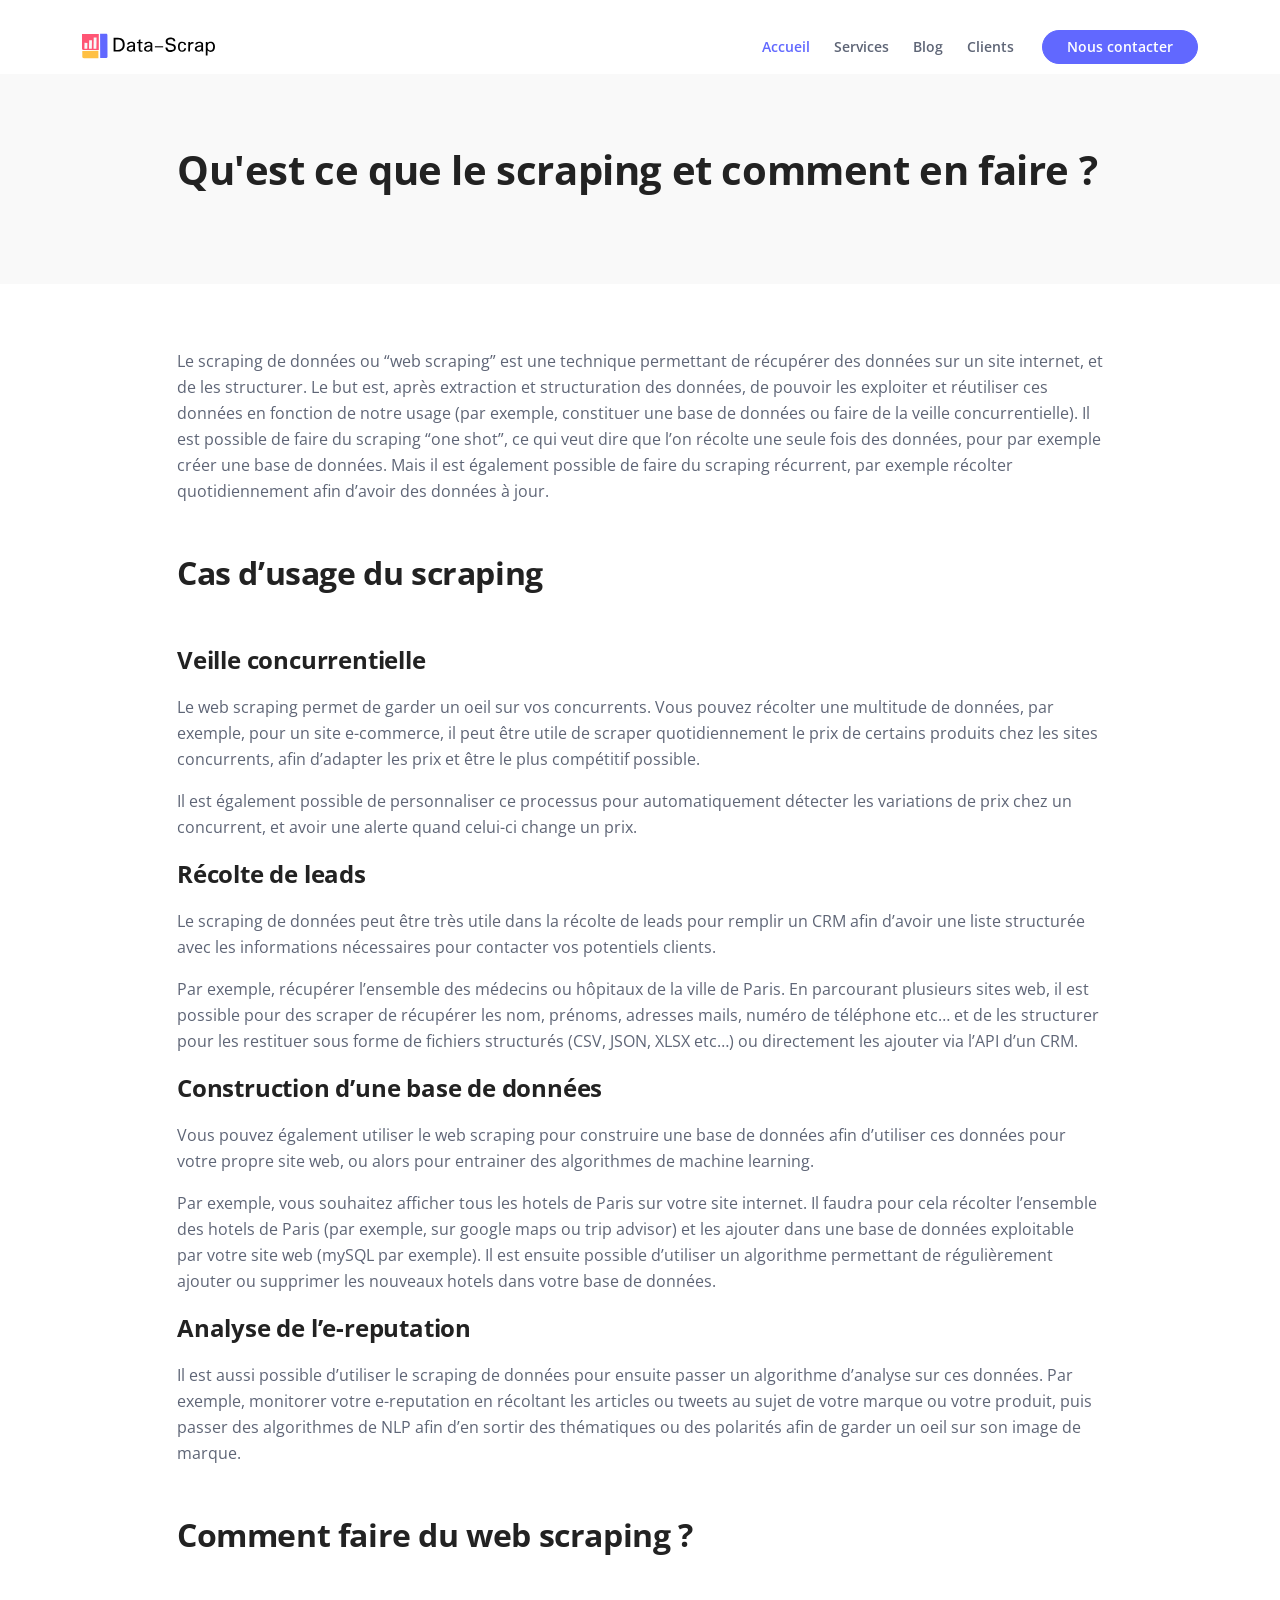
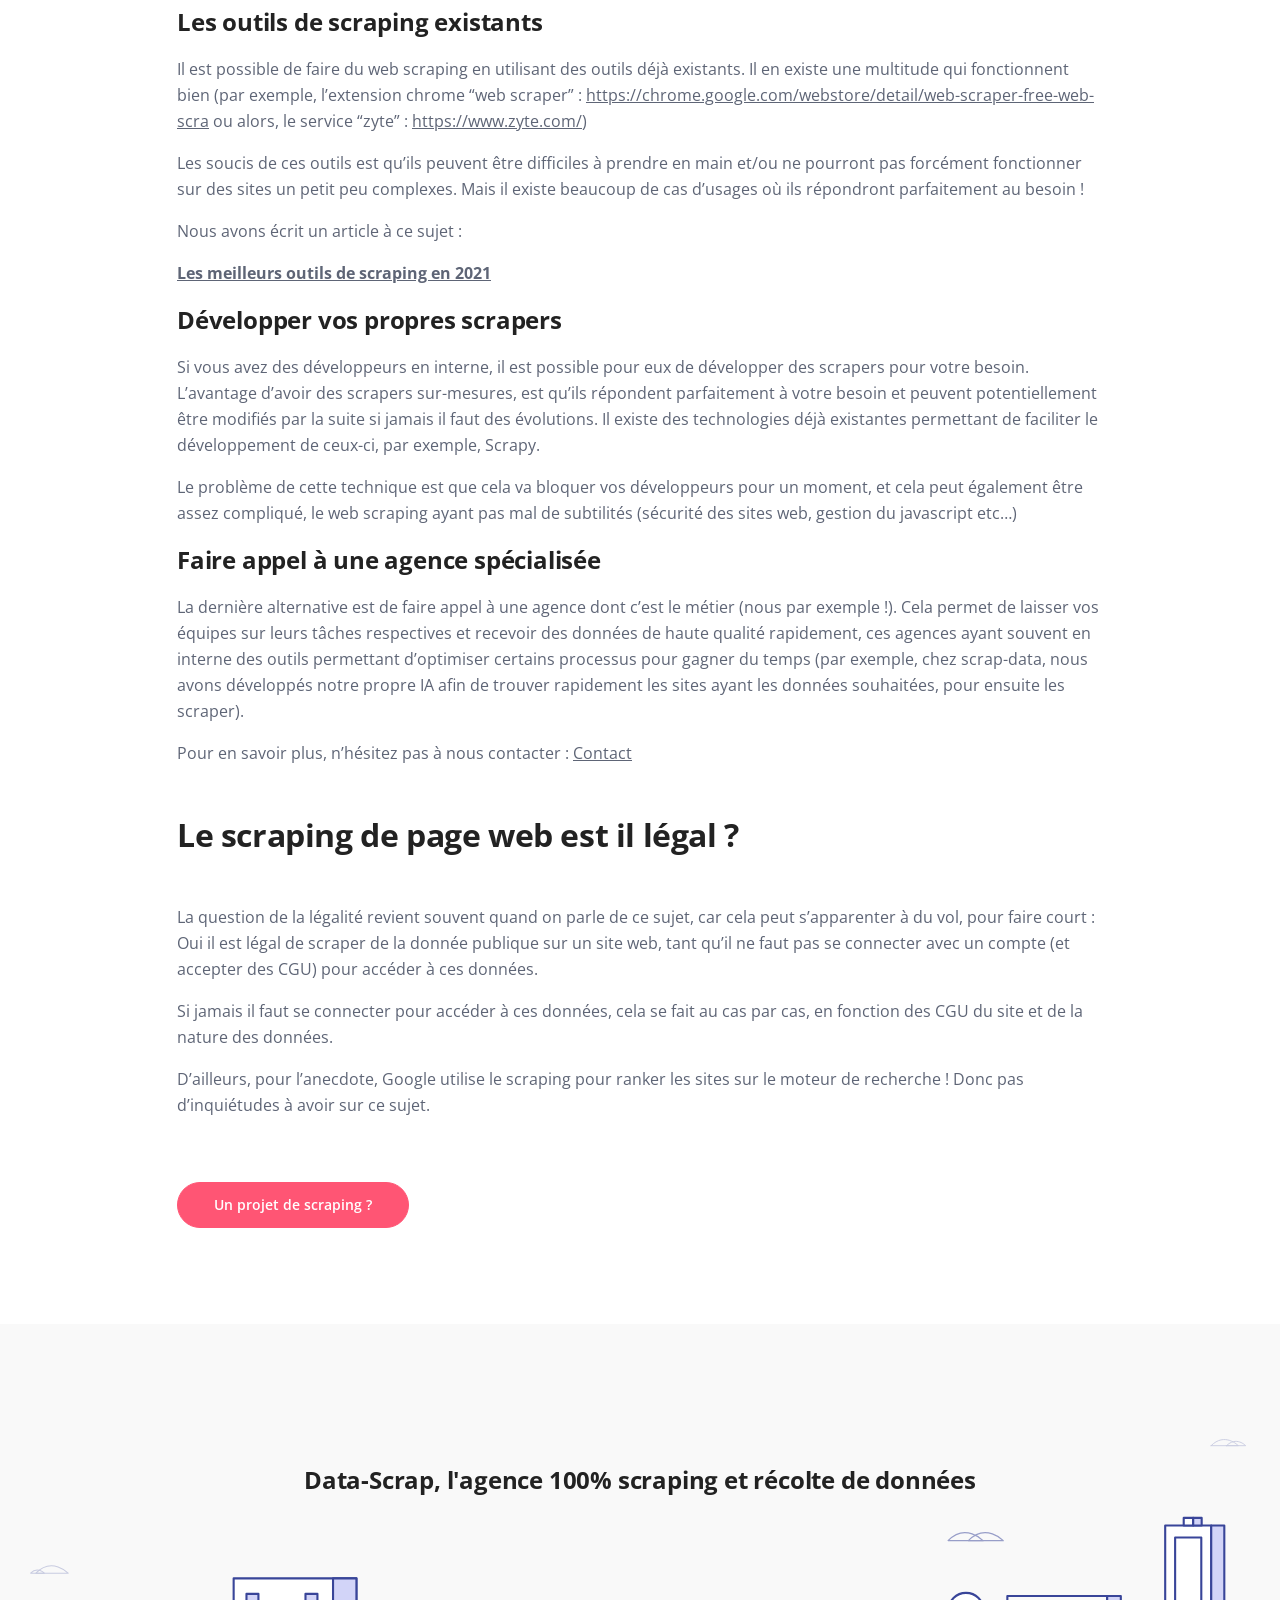
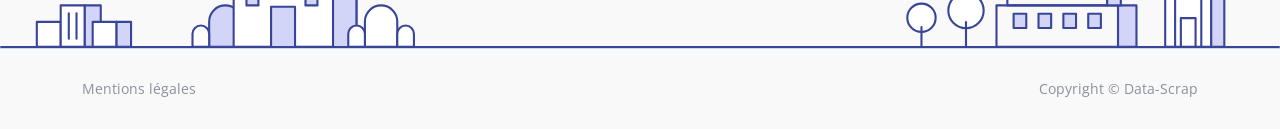
<file: blog/qu-est-ce-que-le-scraping-et-comment-en-faire.html>
<!DOCTYPE html>
<html lang="fr">
<head>
    <meta charset="utf-8">
    <meta name="viewport" content="width=device-width, initial-scale=1, shrink-to-fit=no">
    
    <!-- SEO Meta Tags -->
    <meta name="description" content="Le scraping de données ou “web scraping” est une technique permettant de récupérer des données sur un site internet, et de les structurer. Le but est...">
    <meta name="author" content="Paul VAN HECKE">

    <!-- OG Meta Tags to improve the way the post looks when you share the page on Facebook, Twitter, LinkedIn -->
	<meta property="og:site_name" content="Data-Scrap" /> <!-- website name -->
	<meta property="og:site" content="" /> <!-- website link -->
	<meta property="og:title" content=""/> <!-- title shown in the actual shared post -->
	<meta property="og:description" content="" /> <!-- description shown in the actual shared post -->
	<meta property="og:image" content="" /> <!-- image link, make sure it's jpg -->
	<meta property="og:url" content="" /> <!-- where do you want your post to link to -->
	<meta name="twitter:card" content="summary_large_image"> <!-- to have large image post format in Twitter -->

    <!-- Webpage Title -->
    <title>Qu'est ce que le scraping et comment en faire ? - Data-Scrap</title>
    
    <!-- Styles -->
    <link href="https://fonts.googleapis.com/css2?family=Open+Sans:ital,wght@0,400;0,600;0,700;1,400&display=swap" rel="stylesheet">
    <link href="../css/bootstrap.min.css" rel="stylesheet">
    <link href="../css/fontawesome-all.min.css" rel="stylesheet">
    <link href="../css/swiper.css" rel="stylesheet">
	<link href="../css/styles.css" rel="stylesheet">
	
	<!-- Favicon  -->
    <link rel="icon" href="../images/favicon.png">
</head>
<body>
    
    <!-- Navigation -->
    <nav id="navbarExample" class="navbar navbar-expand-lg fixed-top navbar-light" aria-label="Main navigation">
        <div class="container">

            <!-- Image Logo -->
            <a class="navbar-brand logo-image" href="/"><img src="../images/logo.svg"/></a> 

            <!-- Text Logo - Use this if you don't have a graphic logo -->
            <!-- <a class="navbar-brand logo-text" href="/">Zinc</a> -->

            <button class="navbar-toggler p-0 border-0" type="button" id="navbarSideCollapse" aria-label="Toggle navigation">
                <span class="navbar-toggler-icon"></span>
            </button>

            <div class="navbar-collapse offcanvas-collapse">
                <ul class="navbar-nav ms-auto navbar-nav-scroll">
                    <li class="nav-item">
                        <a class="nav-link active" aria-current="page" href="/">Accueil</a>
                    </li>
                    <li class="nav-item">
                        <a class="nav-link" href="/#services">Services</a>
                    </li>
                    <li class="nav-item">
                        <a class="nav-link" href="/#projects">Blog</a>
                    </li>
                    <li class="nav-item">
                        <a class="nav-link" href="/#testi">Clients</a>
                    </li>
                </ul>
                <span class="nav-item">
                    <a class="btn-solid-sm" href="/#contact">Nous contacter</a>
                </span>
            </div> <!-- end of navbar-collapse -->
        </div> <!-- end of container -->
    </nav> <!-- end of navbar -->
    <!-- end of navigation -->


    <!-- Header -->
    <header class="ex-header">
        <div class="container">
            <div class="row">
                <div class="col-xl-10 offset-xl-1">
                    <h1>Qu'est ce que le scraping et comment en faire ?</h1>
                </div> <!-- end of col -->
            </div> <!-- end of row -->
        </div> <!-- end of container -->
    </header> <!-- end of ex-header -->
    <!-- end of header -->

    <!-- Basic -->
    <div class="ex-basic-1 mt-5 pt-3 pb-5">
        <div class="container">
            <div class="row">
                <div class="col-xl-10 offset-xl-1">
                    <div class="content">
										
                        <p>Le scraping de données ou “web scraping” est une technique permettant de récupérer des données sur un site internet, et de les structurer. Le but est, après extraction et structuration des données, de pouvoir les exploiter et réutiliser ces données en fonction de notre usage (par exemple, constituer une base de données ou faire de la veille concurrentielle). Il est possible de faire du scraping “one shot”, ce qui veut dire que l’on récolte une seule fois des données, pour par exemple créer une base de données. Mais il est également possible de faire du scraping récurrent, par exemple récolter quotidiennement afin d’avoir des données à jour.</p>
                        
                        
                        
                        <h2 class="mb-5 mt-5">Cas d’usage du scraping</h2>
                        
                        
                        
                        <h3 class="mb-3 mt-3">Veille concurrentielle</h3>
                        
                        
                        
                        <p>Le web scraping permet de garder un oeil sur vos concurrents. Vous pouvez récolter une multitude de données, par exemple, pour un site e-commerce, il peut être utile de scraper quotidiennement le prix de certains produits chez les sites concurrents, afin d’adapter les prix et être le plus compétitif possible.</p>
                        
                        
                        
                        <p>Il est également possible de personnaliser ce processus pour automatiquement détecter les variations de prix chez un concurrent, et avoir une alerte quand celui-ci change un prix.</p>
                        
                        
                        
                        <h3 class="mb-3 mt-3">Récolte de leads</h3>
                        
                        
                        
                        <p>Le scraping de données peut être très utile dans la récolte de leads pour remplir un CRM afin d’avoir une liste structurée avec les informations nécessaires pour contacter vos potentiels clients.</p>
                        
                        
                        
                        <p>Par exemple, récupérer l’ensemble des médecins ou hôpitaux de la ville de Paris. En parcourant plusieurs sites web, il est possible pour des scraper de récupérer les nom, prénoms, adresses mails, numéro de téléphone etc… et de les structurer pour les restituer sous forme de fichiers structurés (CSV, JSON, XLSX etc…) ou directement les ajouter via l’API d’un CRM.</p>
                        
                        
                        
                        <h3 class="mb-3 mt-3">Construction d’une base de données</h3>
                        
                        
                        
                        <p>Vous pouvez également utiliser le web scraping pour construire une base de données afin d’utiliser ces données pour votre propre site web, ou alors pour entrainer des algorithmes de machine learning.</p>
                        
                        
                        
                        <p>Par exemple, vous souhaitez afficher tous les hotels de Paris sur votre site internet. Il faudra pour cela récolter l’ensemble des hotels de Paris (par exemple, sur google maps ou trip advisor) et les ajouter dans une base de données exploitable par votre site web (mySQL par exemple). Il est ensuite possible d’utiliser un algorithme permettant de régulièrement ajouter ou supprimer les nouveaux hotels dans votre base de données.</p>
                        
                        
                        
                        <h3 class="mb-3 mt-3">Analyse de l’e-reputation</h3>
                        
                        
                        
                        <p>Il est aussi possible d’utiliser le scraping de données pour ensuite passer un algorithme d’analyse sur ces données. Par exemple, monitorer votre e-reputation en récoltant les articles ou tweets au sujet de votre marque ou votre produit, puis passer des algorithmes de NLP afin d’en sortir des thématiques ou des polarités afin de garder un oeil sur son image de marque.</p>
                        
                        
                        
                        <h2 class="mb-5 mt-5">Comment faire du web scraping ?</h2>
                        
                        
                        
                        <h3 class="mb-3 mt-3">Les outils de scraping existants</h3>
                        
                        
                        
                        <p>Il est possible de faire du web scraping en utilisant des outils déjà existants. Il en existe une multitude qui fonctionnent bien (par exemple, l’extension chrome “web scraper” : <a href="https://chrome.google.com/webstore/detail/web-scraper-free-web-scra/jnhgnonknehpejjnehehllkliplmbmhn?hl=fr"></a><a href="https://chrome.google.com/webstore/detail/web-scraper-free-web-scra">https://chrome.google.com/webstore/detail/web-scraper-free-web-scra</a> ou alors, le service “zyte” : <a href="https://www.zyte.com/"></a><a href="https://www.zyte.com/">https://www.zyte.com/</a>)</p>
                        
                        
                        
                        <p>Les soucis de ces outils est qu’ils peuvent être difficiles à prendre en main et/ou ne pourront pas forcément fonctionner sur des sites un petit peu complexes. Mais il existe beaucoup de cas d’usages où ils répondront parfaitement au besoin !</p>
                        
                        <p>Nous avons écrit un article à ce sujet : <a href="./les-meilleurs-outils-de-scraping-en-2021.html">
                            <p><strong>Les meilleurs outils de scraping en 2021</strong></p>
                        </a></p>
                        
                        <h3 class="mb-3 mt-3">Développer vos propres scrapers</h3>
                        
                        
                        
                        <p>Si vous avez des développeurs en interne, il est possible pour eux de développer des scrapers pour votre besoin. L’avantage d’avoir des scrapers sur-mesures, est qu’ils répondent parfaitement à votre besoin et peuvent potentiellement être modifiés par la suite si jamais il faut des évolutions. Il existe des technologies déjà existantes permettant de faciliter le développement de ceux-ci, par exemple, Scrapy.</p>
                        
                        
                        
                        <p>Le problème de cette technique est que cela va bloquer vos développeurs pour un moment, et cela peut également être assez compliqué, le web scraping ayant pas mal de subtilités (sécurité des sites web, gestion du javascript etc…)</p>
                        
                        
                        
                        <h3 class="mb-3 mt-3">Faire appel à une agence spécialisée</h3>
                        
                        
                        
                        <p>La dernière alternative est de faire appel à une agence dont c’est le métier (nous par exemple !). Cela permet de laisser vos équipes sur leurs tâches respectives et recevoir des données de haute qualité rapidement, ces agences ayant souvent en interne des outils permettant d’optimiser certains processus pour gagner du temps (par exemple, chez scrap-data, nous avons développés notre propre IA afin de trouver rapidement les sites ayant les données souhaitées, pour ensuite les scraper).</p>
                        
                        
                        
                        <p>Pour en savoir plus, n’hésitez pas à nous contacter : <a href="/#contact">Contact</a></p>
                        
                        
                        
                        <h2 class="mb-5 mt-5">Le scraping de page web est il légal ?</h2>
                        
                        
                        
                        <p>La question de la légalité revient souvent quand on parle de ce sujet, car cela peut s’apparenter à du vol, pour faire court : Oui il est légal de scraper de la donnée publique sur un site web, tant qu’il ne faut pas se connecter avec un compte (et accepter des CGU) pour accéder à ces données.</p>
                        
                        
                        
                        <p>Si jamais il faut se connecter pour accéder à ces données, cela se fait au cas par cas, en fonction des CGU du site et de la nature des données.</p>
                        
                        
                        
                        <p>D’ailleurs, pour l’anecdote, Google utilise le scraping pour ranker les sites sur le moteur de recherche ! Donc pas d’inquiétudes à avoir sur ce sujet.</p>
                                                            </div>
                    
                    <a class="btn-solid-reg mb-5 mt-5" href="/#contact">Un projet de scraping ? </a>
                </div> <!-- end of col -->
            </div> <!-- end of row -->
        </div> <!-- end of container -->
    </div> <!-- end of ex-basic-1 -->
    <!-- end of basic -->



    <!-- Footer -->
    <div class="footer bg-gray">
        <img class="decoration-city" src="../images/decoration-city.svg" alt="alternative">
        <div class="container">
            <div class="row">
                <div class="col-lg-12">
                    <h4>Data-Scrap, l'agence 100% scraping et récolte de données</h4> <!-- end of social-container -->
                </div> <!-- end of col -->
            </div> <!-- end of row -->
        </div> <!-- end of container -->
    </div> <!-- end of footer -->  
    <!-- end of footer -->


    <!-- Copyright -->
    <div class="copyright bg-gray">
        <div class="container">
            <div class="row">
                <div class="col-lg-6">
                    <ul class="list-unstyled li-space-lg p-small">
                        <li><a href="../terms.html">Mentions légales</a></li>
                    </ul>
                </div> <!-- end of col -->
                <div class="col-lg-6">
                    <p class="p-small statement">Copyright © <a href="#">Data-Scrap</a></p>
                </div> <!-- end of col -->
            </div> <!-- enf of row -->
        </div> <!-- end of container -->
    </div> <!-- end of copyright --> 
    <!-- end of copyright -->
    
    <!-- Scripts -->
    <script src="../js/bootstrap.min.js"></script> <!-- Bootstrap framework -->
    <script src="../js/swiper.min.js"></script> <!-- Swiper for image and text sliders -->
    <script src="../js/purecounter.min.js"></script> <!-- Purecounter counter for statistics numbers -->
    <script src="../js/isotope.pkgd.min.js"></script> <!-- Isotope for filter -->
    <script src="../js/scripts.js"></script> <!-- Custom scripts -->
    <script defer type="text/javascript" src="https://api.pirsch.io/pirsch.js"
    id="pirschjs"
    data-code="vH7d6RNITGZfTAB9Wl0hW4t4wFIwYQLj"></script>
</body>
</html>
</file>
<file: css/styles.css>
/* Description: Master CSS file */

/*****************************************
Table Of Contents:
- General Styles
- Navigation
- Header
- Services
- Details 1
- Details Modal
- Details 2
- Projects
- Testimonials
- Pricing
- Invitation
- Contact
- Footer
- Copyright
- Back To Top Button
- Extra Pages
- Media Queries
******************************************/

/*****************************************
Colors:
- Backgrounds - light gray #f9f9f9
- Buttons - red #ff5574
- Buttons - blue #6168ff
- Headings text - black #222222
- Body text - dark gray #5e6576
******************************************/


/**************************/
/*     General Styles     */
/**************************/
body,
html {
    width: 100%;
	height: 100%;
}

body, p {
	color: #5e6576; 
	font: 400 1rem/1.625rem "Open Sans", sans-serif;
}

h1 {
	color: #222222;
	font-weight: 700;
	font-size: 2.5rem;
	line-height: 3.25rem;
	letter-spacing: -0.4px;
}

h2 {
	color: #222222;
	font-weight: 700;
	font-size: 2rem;
	line-height: 2.625rem;
	letter-spacing: -0.4px;
}

h3 {
	color: #222222;
	font-weight: 700;
	font-size: 1.5rem;
	line-height: 2.25rem;
	letter-spacing: -0.2px;
}

h4 {
	color: #222222;
	font-weight: 700;
	font-size: 1.5rem;
	line-height: 2rem;
	letter-spacing: -0.2px;
}

h5 {
	color: #222222;
	font-weight: 700;
	font-size: 1.25rem;
	line-height: 1.625rem;
}

h6 {
	color: #222222;
	font-weight: 700;
	font-size: 1rem;
	line-height: 1.375rem;
}

.p-large {
	font-size: 1.125rem;
	line-height: 1.75rem;
}

.p-small {
	font-size: 0.875rem;
	line-height: 1.5rem;
}

.testimonial-text {
	font-style: italic;
}

.testimonial-author {
	font-weight: 700;
	font-size: 1.25rem;
	line-height: 1.75rem;
}

.li-space-lg li {
	margin-bottom: 0.5rem;
}

a {
	color: #5e6576;
	text-decoration: underline;
}

a:hover {
	color: #5e6576;
	text-decoration: underline;
}

.no-line {
	text-decoration: none;
}

.no-line:hover {
	text-decoration: none;
}

.blue {
	color: #6168ff;
}

.bg-gray {
	background-color: #f9f9f9;
}

.section-title {
	display: inline-block;
	margin-bottom: 0.75rem;
	padding: 0.125rem 1.75rem;
	border-radius: 30px;
	background-color: #a9feb9;
	color: #018717;
	font-weight: 600;
	font-size: 0.875rem;
}

.btn-solid-reg {
	display: inline-block;
	padding: 1.375rem 2.25rem 1.375rem 2.25rem;
	border: 1px solid #ff5574;
	border-radius: 30px;
	background-color: #ff5574;
	color: #ffffff;
	font-weight: 600;
	font-size: 0.875rem;
	line-height: 0;
	text-decoration: none;
	transition: all 0.2s;
}

.btn-solid-reg:hover {
	background-color: transparent;
	color: #ff5574; /* needs to stay here because of the color property of a tag */
	text-decoration: none;
}

.btn-solid-lg {
	display: inline-block;
	padding: 1.625rem 2.625rem 1.625rem 2.625rem;
	border: 1px solid #ff5574;
	border-radius: 30px;
	background-color: #ff5574;
	color: #ffffff;
	font-weight: 600;
	font-size: 0.875rem;
	line-height: 0;
	text-decoration: none;
	transition: all 0.2s;
}

.btn-solid-lg:hover {
	background-color: transparent;
	color: #ff5574; /* needs to stay here because of the color property of a tag */
	text-decoration: none;
}

.btn-solid-sm {
	display: inline-block;
	padding: 1rem 1.5rem 1rem 1.5rem;
	border: 1px solid #ff5574;
	border-radius: 30px;
	background-color: #ff5574;
	color: #ffffff;
	font-weight: 600;
	font-size: 0.875rem;
	line-height: 0;
	text-decoration: none;
	transition: all 0.2s;
}

.btn-solid-sm:hover {
	background-color: transparent;
	color: #ff5574; /* needs to stay here because of the color property of a tag */
	text-decoration: none;
}

.btn-outline-reg {
	display: inline-block;
	padding: 1.375rem 2.25rem 1.375rem 2.25rem;
	border: 1px solid #5e6576;
	border-radius: 30px;
	background-color: transparent;
	color: #5e6576;
	font-weight: 600;
	font-size: 0.875rem;
	line-height: 0;
	text-decoration: none;
	transition: all 0.2s;
}

.btn-outline-reg:hover {
	background-color: #5e6576;
	color: #ffffff;
	text-decoration: none;
}

.btn-outline-lg {
	display: inline-block;
	padding: 1.625rem 2.625rem 1.625rem 2.625rem;
	border: 1px solid #5e6576;
	border-radius: 30px;
	background-color: transparent;
	color: #5e6576;
	font-weight: 600;
	font-size: 0.875rem;
	line-height: 0;
	text-decoration: none;
	transition: all 0.2s;
}

.btn-outline-lg:hover {
	background-color: #5e6576;
	color: #ffffff;
	text-decoration: none;
}

.btn-outline-sm {
	display: inline-block;
	padding: 1rem 1.5rem 1rem 1.5rem;
	border: 1px solid #5e6576;
	border-radius: 30px;
	background-color: transparent;
	color: #5e6576;
	font-weight: 600;
	font-size: 0.875rem;
	line-height: 0;
	text-decoration: none;
	transition: all 0.2s;
}

.btn-outline-sm:hover {
	background-color: #5e6576;
	color: #ffffff;
	text-decoration: none;
}

.form-group {
	position: relative;
	margin-bottom: 1.25rem;
}

.form-control-input,
.form-control-select,
.form-control-textarea {
	width: 100%;
	padding-top: 0.875rem;
	padding-bottom: 0.875rem;
	padding-left: 1.5rem;
	border: 1px solid #5e6576;
	border-radius: 8px;
	background-color: #ffffff;
	color: #5e6576;
	font-size: 0.875rem;
	line-height: 1.5rem;
	-webkit-appearance: none; /* removes inner shadow on form inputs on ios safari */
}

.form-control-select {
	padding-top: 0.5rem;
	padding-bottom: 0.5rem;
	height: 3.5rem;
	color: #5e6576;
}

select {
    /* you should keep these first rules in place to maintain cross-browser behavior */
    -webkit-appearance: none;
	-moz-appearance: none;
	-ms-appearance: none;
    -o-appearance: none;
    appearance: none;
    background-image: url('../images/down-arrow.png');
    background-position: 98% 50%;
    background-repeat: no-repeat;
    outline: none;
}

.form-control-textarea {
	display: block;
	height: 14rem; /* used instead of html rows to normalize height between Chrome and IE/FF */
}

.form-control-input:focus,
.form-control-textarea:focus {
	border: 1px solid #000000;
	outline: none; /* Removes blue border on focus */
}

.form-control-input:hover,
.form-control-textarea:hover {
	border: 1px solid #000000;
}

.form-control-submit-button {
	display: inline-block;
	width: 100%;
	height: 3.25rem;
	border: 1px solid #ff5574;
	border-radius: 30px;
	background-color: #ff5574;
	color: #ffffff;
	font-weight: 600;
	font-size: 0.875rem;
	line-height: 0;
	cursor: pointer;
	transition: all 0.2s;
}

.form-control-submit-button:hover {
	border: 1px solid #ff5574;
	background-color: transparent;
	color: #ff5574;
}


/**********************/
/*     Navigation     */
/**********************/
.navbar {
	background-color: #ffffff;
	font-weight: 600;
	font-size: 0.875rem;
	line-height: 0.875rem;
	box-shadow: 0 1px 6px 0 rgba(0, 0, 0, 0.05);
}

.navbar .navbar-brand {
	padding-top: 0.25rem;
	padding-bottom: 0.25rem;
}

.navbar .logo-image img {
    width: 133px;
	height: 30px;
}

.navbar .logo-text {
	color: #222222;
	font-weight: 700;
	font-size: 1.875rem;
	line-height: 1rem;
	text-decoration: none;
}

.offcanvas-collapse {
	position: fixed;
	top: 3.25rem; /* adjusts the height between the top of the page and the offcanvas menu */
	bottom: 0;
	left: 100%;
	width: 100%;
	padding-right: 1rem;
	padding-left: 1rem;
	overflow-y: auto;
	visibility: hidden;
	background-color: #ffffff;
	transition: visibility .3s ease-in-out, -webkit-transform .3s ease-in-out;
	transition: transform .3s ease-in-out, visibility .3s ease-in-out;
	transition: transform .3s ease-in-out, visibility .3s ease-in-out, -webkit-transform .3s ease-in-out;
}

.offcanvas-collapse.open {
	visibility: visible;
	-webkit-transform: translateX(-100%);
	transform: translateX(-100%);
}

.navbar .navbar-nav {
	margin-top: 0.75rem;
	margin-bottom: 0.5rem;
}

.navbar .nav-item .nav-link {
	padding-top: 0.625rem;
	padding-bottom: 0.625rem;
	color: #5e6576;
	text-decoration: none;
	transition: all 0.2s ease;
}

.navbar .nav-item.dropdown.show .nav-link,
.navbar .nav-item .nav-link:hover,
.navbar .nav-item .nav-link.active {
	color: #6168ff;
}

/* Dropdown Menu */
.navbar .dropdown .dropdown-menu {
	animation: fadeDropdown 0.2s; /* required for the fade animation */
}

@keyframes fadeDropdown {
    0% {
        opacity: 0;
    }

    100% {
        opacity: 1;
	}
}

.navbar .dropdown-menu {
	margin-top: 0.25rem;
	margin-bottom: 0.25rem;
	border: none;
	background-color: #ffffff;
}

.navbar .dropdown-item {
	padding-top: 0.625rem;
	padding-bottom: 0.625rem;
	color: #5e6576;
	font-weight: 600;
	font-size: 0.875rem;
	line-height: 0.875rem;
	text-decoration: none;
}

.navbar .dropdown-item:hover {
	background-color: #ffffff;
	color: #6168ff;
}

.navbar .dropdown-divider {
	width: 100%;
	height: 1px;
	margin: 0.5rem auto 0.5rem auto;
	border: none;
	background-color: #d1d1d1;
}
/* end of dropdown menu */

.navbar .navbar-toggler {
	padding: 0;
	border: none;
	font-size: 1.25rem;
}

.navbar .btn-solid-sm {
	border-color: #6168ff;
	background-color: #6168ff;
}

.navbar .btn-solid-sm:hover {
	background-color: transparent;
	color: #6168ff;
}


/******************/
/*     Header     */
/******************/
.header {
	padding-top: 8rem;
	padding-bottom: 5rem;
	text-align: center;
}

.header .h1-large {
	margin-bottom: 1.25rem;
}

.header .p-large {
	margin-bottom: 2.75rem;
}

.header .btn-solid-lg {
	display: block;
	margin-bottom: 1.75rem;
}

.header .quote {
	display: block;
	color: #222222;
}

.header .quote i {
	margin-right: 0.5rem;
	color: #222222;
}

.header .text-container {
	margin-bottom: 5rem;
}


/********************/
/*     Services     */
/********************/
.cards-1 {
	padding-top: 5rem;
	padding-bottom: 2.5rem;
}

.cards-1 .card {
	margin-bottom: 5rem;
	padding: 3rem 2rem;
	border: 1px solid #5e6576;
	border-radius: 20px;
	background-color: transparent;
}

.cards-1 .card-icon {
	width: 90px;
	height: 90px;
	margin-bottom: 1.875rem;
	text-align: center;
	background-size: 90px 90px;
}

.cards-1 .card-icon.blue {
	background: url('../images/services-icon-bg-blue.png') center center no-repeat;
}

.cards-1 .card-icon.yellow {
	background: url('../images/services-icon-bg-yellow.png') center center no-repeat;
}

.cards-1 .card-icon.red {
	background: url('../images/services-icon-bg-red.png') center center no-repeat;
}

.cards-1 .card-icon .fas,
.cards-1 .card-icon .far {
	margin-right: 0.75rem;
	color: #ffffff;
	font-size: 2rem;
	line-height: 98px;
}

.cards-1 .card-body {
	padding: 0;
}

.cards-1 .card-title {
	margin-bottom: 1.125rem;
}

.cards-1 .card-body p {
	margin-bottom: 1.125rem;
}

.cards-1 .list-unstyled {
	margin-bottom: 0;
}

.cards-1 .list-unstyled .fas {
	font-size: 0.875rem;
	line-height: 1.625rem;
}

.cards-1 .list-unstyled .flex-grow-1 {
	margin-left: 0.5rem;
}


/*********************/
/*     Details 1     */
/*********************/
.basic-1 {
	padding-top: 2.5rem;
	padding-bottom: 5rem;
}

.basic-1 .image-container {
	margin-bottom: 4rem;
}

.basic-1 h2 {
	margin-bottom: 1.875rem;
}

.basic-1 h2 span {
	font-weight: 400;
}

.basic-1 p:last-of-type {
	margin-bottom: 2rem;
}

.basic-1 .btn-solid-reg {
	cursor: pointer;
}


/*************************/
/*     Details Modal     */
/*************************/
.modal-dialog {
	max-width: 1150px;
	margin-right: 1rem;
	margin-left: 1rem;
	pointer-events: all;
}

.modal-content {
	padding: 2.75rem 1.25rem;
}

.modal-content .btn-close {
	position: absolute;
	right: 10px;
	top: 10px;
}

.modal-content .image-container {
	margin-bottom: 3rem;
}

.modal-content img {
	border-radius: 6px;
}

.modal-content h3 {
	margin-bottom: 0.5rem;
}

.modal-content hr {
	width: 44px;
	margin-top: 0.125rem;
	margin-bottom: 1.25rem;
	margin-left: 0;
	height: 2px;
	border: none;
	background-color: #53575a;
}

.modal-content h4 {
	margin-top: 2rem;
	margin-bottom: 0.625rem;
}

.modal-content .list-unstyled {
	margin-bottom: 2rem;
}

.modal-content .list-unstyled .fas {
	font-size: 0.75rem;
	line-height: 1.75rem;
}

.modal-content .list-unstyled .flex-grow-1 {
	margin-left: 0.5rem;
}

.modal-content .btn-solid-reg {
	margin-right: 0.75rem;
}

.modal-content .btn-outline-reg {
	cursor: pointer;
}


/*********************/
/*     Details 2     */
/*********************/
.counter {
	padding-top: 5rem;
	padding-bottom: 9.75rem;
}

.counter .text-container {
	margin-bottom: 4rem;
}

.counter h2 {
	margin-bottom: 1.875rem;
}

.counter h2 span {
	font-weight: 400;
}

.counter p {
	margin-bottom: 4rem;
}

.counter .counter-container {
	text-align: center;
}

.counter .counter-cell {
	margin-bottom: 3rem;
	color: #6168ff;
}

.counter .counter-cell.red {
	color: #ff5574;
}

.counter .purecounter {
	margin-bottom: 1.5rem;
	font-weight: 400;
	font-size: 3.5rem;
	line-height: 2rem;
}

.counter .purecounter:after {
    content: "+";
	margin-left: 0.5rem;
}

.counter .counter-info {
	font-size: 0.875rem;
	line-height: 1.5rem;
}


/********************/
/*     Projects     */
/********************/
.filter {
	padding-top: 9.25rem;
	padding-bottom: 5.625rem;
	text-align: center;
}

.filter h2 {
	margin-bottom: 2.625rem;
}

.filter .button-group {
	margin-bottom: 1rem;
}

.filter .button {
	margin-bottom: 0.75rem;
	border: none;
	background-color: transparent;
	color: #222222;
	font-weight: 600;
	font-size: 1rem;
}

.filter .button:hover,
.filter .button.is-checked {
	color: #ff5574;
}

.filter .grid {
	margin-right: auto;
	max-width: 351px;
	margin-left: auto;
}

.filter .element-item {
	margin-bottom: 3rem;
}

.filter .element-item a {
	text-decoration: none;
}

.filter .element-item img {
	margin-bottom: 1.125rem;
	border-radius: 8px;
	border: 1px solid #5e6576;
}

.filter .element-item p {
	text-align: left;
}

.filter .element-item p strong {
	color: #222222;
}


/************************/
/*     Testimonials     */
/************************/
.slider-1 {
	padding-top: 9.75rem;
	padding-bottom: 4.5rem;
}

.slider-1 .slider-container {
	position: relative;
}

.slider-1 .swiper-container {
	position: static;
	width: 86%;
}

.slider-1 .swiper-button-prev:focus,
.slider-1 .swiper-button-next:focus {
	/* even if you can't see it chrome you can see it on mobile device */
	outline: none;
}

.slider-1 .swiper-button-prev {
	left: -12px;
	background-image: url("data:image/svg+xml;charset=utf-8,%3Csvg%20xmlns%3D'http%3A%2F%2Fwww.w3.org%2F2000%2Fsvg'%20viewBox%3D'0%200%2028%2044'%3E%3Cpath%20d%3D'M0%2C22L22%2C0l2.1%2C2.1L4.2%2C22l19.9%2C19.9L22%2C44L0%2C22L0%2C22L0%2C22z'%20fill%3D'%23707375'%2F%3E%3C%2Fsvg%3E");
	background-size: 18px 28px;
}

.slider-1 .swiper-button-next {
	right: -12px;
	background-image: url("data:image/svg+xml;charset=utf-8,%3Csvg%20xmlns%3D'http%3A%2F%2Fwww.w3.org%2F2000%2Fsvg'%20viewBox%3D'0%200%2028%2044'%3E%3Cpath%20d%3D'M27%2C22L27%2C22L5%2C44l-2.1-2.1L22.8%2C22L2.9%2C2.1L5%2C0L27%2C22L27%2C22z'%20fill%3D'%23707375'%2F%3E%3C%2Fsvg%3E");
	background-size: 18px 28px;
}

.slider-1 .card {
	border: none;
}

.slider-1 .card-body {
	padding: 0;
}

.slider-1 .quotes {
	margin-bottom: 3rem;
	width: 64px;
}

.slider-1 .testimonial-text {
	margin-bottom: 1.875rem;
	color: #838a9c;
	font-style: italic;
	font-size: 1.5rem;
	line-height: 2.25rem;
}

.slider-1 .testimonial-image {
	display: inline-block;
	width: 70px;
	margin-bottom: 0.875rem;
	border-radius: 50%;
}

.slider-1 .testimonial-author {
	margin-bottom: 0.125rem;
	color: #222222;
	font-weight: 700;
	font-size: 1.125rem;
}


/********************/
/*     Pricing     */
/********************/
.cards-2 {
	padding-top: 5rem;
	padding-bottom: 2.25em;
}

.cards-2 .h2-heading {
	margin-bottom: 3.75rem;
	text-align: center;
}

.cards-2 .h2-heading span {
	font-weight: 400;
}

.cards-2 .card {
	margin-bottom: 5rem;
	padding: 4rem 1rem;
	border: 1px solid #5e6576;
	border-radius: 20px;
	background-color: transparent;
	text-align: center;
}

.cards-2 .card-body {
	padding: 0;
}

.cards-2 .card-title {
	margin-bottom: 2rem;
}

.cards-2 .card-title .decoration-lines {
	width: 30px;
	margin-bottom: 0.25rem;
}

.cards-2 .card-title .decoration-lines.flipped {
	transform: scaleX(-1);
}

.cards-2 .card-title span {
	margin-right: 0.75rem;
	margin-left: 0.75rem;
	color: #222222;
	font-weight: 700;
	font-size: 1.5rem;
	line-height: 2rem;
	letter-spacing: -0.2px;
}

.cards-2 .card-body .list-unstyled {
	margin-bottom: 3rem;
}

.cards-2 .card-body .list-unstyled li {
	margin-bottom: 0.625rem;
}

.cards-2 .card-body .price {
	margin-bottom: 3rem;
	color: #222222;
	font-weight: 700;
	font-size: 3rem;
	line-height: 2rem;
	letter-spacing: -0.2px;
}


/**********************/
/*     Invitation     */
/**********************/
.basic-2 {
	padding-top: 3rem;
	text-align: center;
}

.basic-2 .text-container {
	padding: 5rem 1.5rem 5rem 1.5rem;
	border-radius: 28px;
	background: url('../images/invitation-background.jpg') center center no-repeat;
	background-size: cover;
}

.basic-2 h4 {
	margin-bottom: 2rem;
	color: #ffffff;
}

.basic-2 .p-large {
	margin-bottom: 0;
	color: #ffffff;
}


/*******************/
/*     Contact     */
/*******************/
.form-1 {
	padding-top: 9.25rem;
	padding-bottom: 8.5rem;
	text-align: center;
}

.form-1 .h2-heading {
	margin-bottom: 1.125rem;
	text-align: center;
}

.form-1 .h2-heading span {
	font-weight: 400;
}

.form-1 .p-heading {
	margin-bottom: 0.375rem;
}

.form-1 .list-unstyled {
	margin-bottom: 3.5rem;
}

.form-1 .list-unstyled .fas {
	color: #6168ff;
}

.fab {
	color: #6168ff;
}
/******************/
/*     Footer     */
/******************/
.footer {
	position: relative;
	padding-top: 8.75rem;
	padding-bottom: 7.5rem;
	text-align: center;
}

.footer .decoration-city {
	position: absolute;
	bottom: 0;
	left: 0;
}

.footer div[class*="col"] {  
	/* selects all elements which have classes starting with col */
	/* needed so that the absolute positioned decoration stays behind */
	position: relative;
}

.footer h4 {
	margin-bottom: 2rem;
}

.footer .fa-stack {
	width: 2em;
	margin-bottom: 1.25rem;
	margin-right: 0.375rem;
	font-size: 1.5rem;
}

.footer .fa-stack .fa-stack-1x {
    color: #222222;
	transition: all 0.2s ease;
}

.footer .fa-stack .fa-stack-2x {
	color: #ffffff;
	transition: all 0.2s ease;
}

.footer .fa-stack:hover .fa-stack-1x {
	color: #ffffff;
}

.footer .fa-stack:hover .fa-stack-2x {
    color: #222222;
}


/*********************/
/*     Copyright     */
/*********************/
.copyright {
	padding-top: 1.75rem;
	border-top: 1px solid #d0dae2;
	text-align: center;
}

.copyright a {
	text-decoration: none;
}

.copyright .list-unstyled,
.copyright .statement {
	opacity: 0.7;
}

.copyright .list-unstyled li {
	margin-bottom: 0.75rem;
}


/******************************/
/*     Back To Top Button     */
/******************************/
#myBtn {
	position: fixed; 
  	z-index: 99; 
	bottom: 20px; 
	right: 20px; 
	display: none; 
	width: 52px;
	height: 52px;
	border: none; 
	border-radius: 50%; 
	outline: none; 
	background-color: #44434a; 
	cursor: pointer; 
}

#myBtn:hover {
	background-color: #1d1d21;
}

#myBtn img {
	margin-bottom: 0.25rem;
	width: 18px;
}


/***********************/
/*     Extra Pages     */
/***********************/
.ex-header {
	padding-top: 9rem;
	padding-bottom: 5rem;
	background-color: #f9f9f9;
}

.ex-basic-1 .list-unstyled .fas {
	font-size: 0.375rem;
	line-height: 1.625rem;
}

.ex-basic-1 .list-unstyled .flex-grow-1 {
	margin-left: 0.5rem;
}

.ex-basic-1 .text-box {
	padding: 1.25rem 1.25rem 0.5rem 1.25rem;
	background-color: #f9f9f9;
}

.ex-cards-1 .card {
	border: none;
	background-color: transparent;
}

.ex-cards-1 .card .fa-stack {
	width: 2em;
	font-size: 1.125rem;
}

.ex-cards-1 .card .fa-stack-2x {
	color: #6168ff;
}

.ex-cards-1 .card .fa-stack-1x {
	width: 2em;
	color: #ffffff;
	font-weight: 700;
	line-height: 2.125rem;
}

.ex-cards-1 .card .list-unstyled .flex-grow-1 {
	margin-left: 2.25rem;
}

.ex-cards-1 .card .list-unstyled .flex-grow-1 h5 {
	margin-top: 0.125rem;
	margin-bottom: 0.5rem;
}


/*************************/
/*     Media Queries     */
/*************************/	
/* Min-width 768px */
@media (min-width: 768px) {

	/* Header */
	.header {
		padding-top: 9rem;
	}

	.header .h1-large {
		font-size: 2.75rem;
		line-height: 3.5rem;
	}
	/* end of header */


	/* Details 2 */
	.counter .counter-container {
		text-align: left;
	}
	
	.counter .counter-cell {
		display: inline-block;
		margin-right: 3rem;
		vertical-align: top;
	}
	/* end of details 2 */


	/* Contact */
	.form-1 .list-unstyled li {
		display: inline-block;
		margin-right: 1rem;
	}
	/* end of contact */


	/* Extra Pages */
	.ex-basic-1 .text-box {
		padding: 1.75rem 2rem 0.875rem 2rem;
	}
	/* end of extra pages */
}
/* end of min-width 768px */


/* Min-width 992px */
@media (min-width: 992px) {
	
	/* General Styles */
	.h2-heading {
		width: 35.25rem;
		margin-right: auto;
		margin-left: auto;
	}

	.p-heading {
		width: 46rem;
		margin-right: auto;
		margin-left: auto;
	}
	/* end of general styles */


	/* Navigation */
	.navbar {
		padding-top: 1.75rem;
		background-color: #ffffff;
		box-shadow: none;
		transition: all 0.2s;
	}

	.navbar.extra-page {
		padding-top: 0.5rem;
	}

	.navbar.top-nav-collapse {
		padding-top: 0.5rem;
		padding-bottom: 0.5rem;
		background-color: #ffffff;
		box-shadow: 0 3px 6px 0 rgba(0, 0, 0, 0.05);
	}

	.offcanvas-collapse {
		position: static;
		top: auto;
		bottom: auto;
		left: auto;
		width: auto;
		padding-right: 0;
		padding-left: 0;
		background-color: transparent;
		overflow-y: visible;
		visibility: visible;
	}

	.offcanvas-collapse.open {
		-webkit-transform: none;
		transform: none;
	}

	.navbar .navbar-nav {
		margin-top: 0;
		margin-bottom: 0;
	}
	
	.navbar .nav-item .nav-link {
		padding-right: 0.75rem;
		padding-left: 0.75rem;
	}

	.navbar .dropdown-menu {
		padding-top: 0.75rem;
		padding-bottom: 0.75rem;
		box-shadow: 0 3px 3px 1px rgba(0, 0, 0, 0.08);
	}

	.navbar .dropdown-divider {
		width: 90%;
	}

	.navbar .nav-item .btn-solid-sm {
		margin-top: 0;
		margin-left: 1rem;
	}
	/* end of navigation */


	/* Header */
	.header {
		padding-top: 13rem;
		text-align: left;
	}

	.header .text-container {
		margin-bottom: 0;
	}

	.header .btn-solid-lg {
		margin-right: 1.5rem;
		margin-bottom: 0;
	}

	.header .btn-solid-lg,
	.header .quote {
		display: inline-block;
	}
	/* end of header */

	
	/* Details 1 */
	.basic-1 .image-container {
		margin-bottom: 0;
	}

	.basic-1 .text-container {
		margin-top: 1.25rem;
	}

	.basic-1 h2 {
		width: 23rem;
	}
	/* end of details 1 */


	/* Details Modal */
	/* Stops body and navbar shift on modal open */
	body.modal-open {
		overflow-y: scroll !important;
		padding-right: 0 !important;
	}

	body.modal-open .navbar {
		padding-right: 0 !important;
	}
	/* end of stops body and navbar shift on modal open */

	.modal {
		padding-right: 0 !important;
	}

	.modal-dialog {
		margin-top: 120px;
		margin-right: auto;
		margin-left: auto;
	}
	
	.modal-content .image-container {
		margin-bottom: 0;
	}
	/* end of details modal */
	
	
	/* Details 2 */
	.counter .text-container {
		margin-bottom: 0;
	}

	.counter .counter-cell {
		display: inline-block;
		vertical-align: top;
	}
	/* end of details 2 */


	/* Projects */
	.filter .button {
		margin-right: 0.25rem;
		margin-left: 0.25rem;
	}
	
	.filter .grid {
		max-width: 750px;
	}

	.filter .element-item {
		display: inline-block;
		width: 351px;
		margin-right: 0.625rem;
		margin-left: 0.625rem;
		vertical-align: top;
	}
	/* end of projects */


	/* Testimonials */
	.slider-1 .swiper-container {
		width: 92%;
	}

	.slider-1 .swiper-button-prev {
		left: -16px;
		width: 22px;
		background-size: 22px 34px;
	}
	
	.slider-1 .swiper-button-next {
		right: -16px;
		width: 22px;
		background-size: 22px 34px;
	}

	.slider-1 .details {
		display: flex;
		align-items: flex-start;
	}
	
	.slider-1 .text {
		flex-direction: column;
	}

	.slider-1 .testimonial-author {
		margin-top: 0.625rem;
	}
	
	.slider-1 .testimonial-image {
		margin-right: 1.125rem;
	}
	/* end of testimonials */


	/* Pricing */
	.cards-2 .card {
		display: inline-block;
		width: 298px;
		vertical-align: top;
	}
	
	.cards-2 .card:nth-of-type(3n+2) {
		margin-right: 1rem;
		margin-left: 1rem;
	}
	/* end of pricing */


	/* Invitation */
	.basic-2 .text-container {
		padding: 8rem;
	}
	/* end of invitation */


	/* Footer */
	.footer h4 {
		width: 46rem;
		margin-right: auto;
		margin-left: auto;
	}
	/* end of footer */


	/* Copyright */
	.copyright {
		text-align: left;
	}

	.copyright .list-unstyled li {
		display: inline-block;
		margin-right: 1rem;
	}

	.copyright .statement {
		text-align: right;
	}
	/* end of copyright */


	/* Extra Pages */
	.ex-cards-1 .card {
		display: inline-block;
		width: 296px;
		vertical-align: top;
	}

	.ex-cards-1 .card:nth-of-type(3n+2) {
		margin-right: 1rem;
		margin-left: 1rem;
	}
	/* end of extra pages */
}
/* end of min-width 992px */


/* Min-width 1200px */
@media (min-width: 1200px) {
	
	/* General Styles */
	.container {
		max-width: 1140px;
	}
	/* end of general styles */
	

	/* Header */
	.header {
		overflow: hidden;
		padding-top: 18.25rem;
	}
	.header img {
		border: 6px solid #ff5574;
	}
	/* end of header */



	/* Details 1 */
	.basic-1 .image-container {
		margin-right: 3.5rem;
	}

	.basic-1 .text-container {
		margin-top: 5rem;
		margin-left: 2.75rem;
	}
	/* end of details 1 */


	/* Details Modal */
	.modal-content {
		padding-right: 2rem;
		padding-left: 2rem;
	}
	/* end of details modal */


	/* Details 2 */
	.counter {
		overflow: hidden;
		padding-top: 9rem;
	}

	.counter .image-container {
		position: relative;
	}
	
	.counter .image-container img {
		position: absolute;
		top: -60px;
		left: 30px;
		width: 900px;
		max-width: none;
	}
	/* end of details 2 */


	/* Projects */
	.filter .grid {
		max-width: 1120px;
	}
	/* end of projects */


	/* Testimonials */
	.slider-1 .swiper-button-prev {
		left: -24px;
	}
	
	.slider-1 .swiper-button-next {
		right: -24px;
	}
	/* end of testimonials */


	/* Pricing */
	.cards-2 .card {
		width: 342px;
	}
	
	.cards-2 .card:nth-of-type(3n+2) {
		margin-right: 2.5rem;
		margin-left: 2.5rem;
	}
	/* end of pricing */


	/* Invitation */
	.basic-2 .text-container {
		padding: 8rem 12rem;
	}
	/* end of invitation */


	/* Contact */
	.form-1 form {
		width: 860px;
		margin-right: auto;
		margin-left: auto;
	}
	/* end of contact */


	/* Footer */
	.footer .decoration-circles {
		left: 0;
	}
	/* end of footer */


	/* Extra Pages */
	.ex-cards-1 .card {
		width: 336px;
	}

	.ex-cards-1 .card:nth-of-type(3n+2) {
		margin-right: 2.875rem;
		margin-left: 2.875rem;
	}
	/* end of extra pages */
}
/* end of min-width 1200px */
</file>
